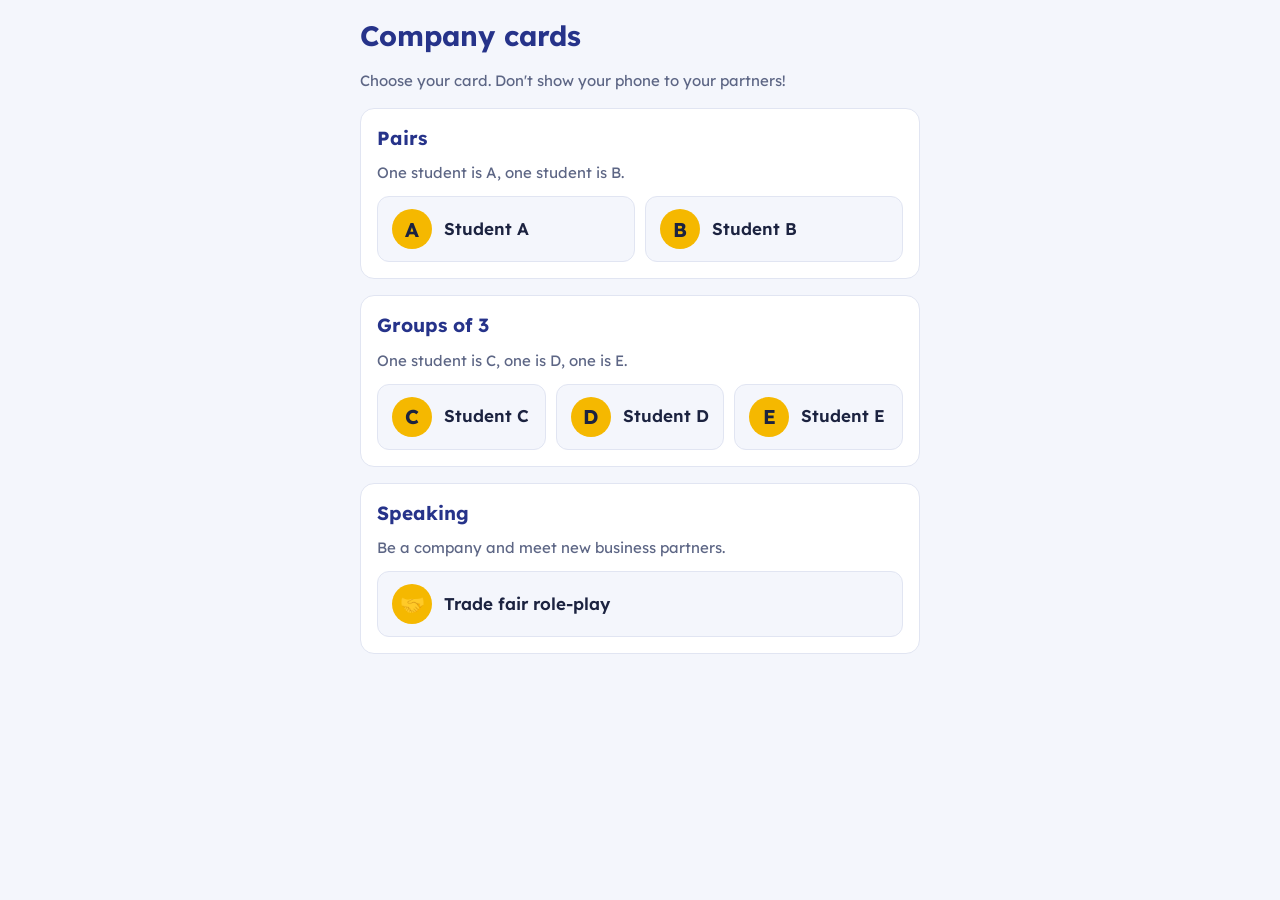
<file: company-cards/index.html>
<!doctype html>
<html lang="en">
<head>
<meta charset="utf-8">
<meta name="viewport" content="width=device-width, initial-scale=1">
<title>Company Cards</title>
<link rel="stylesheet" href="https://fonts.googleapis.com/css2?family=Lexend:wght@400;600;700&display=swap">
<style>
:root{--bg:#F4F6FC;--card:#FFFFFF;--ink:#1C2340;--muted:#5D6685;--navy:#26338A;--sun:#F5B800;--ask:#D7263D;--askbg:#FDECEE;--line:#E1E5F2;
--font:"Lexend",system-ui,-apple-system,"Segoe UI",sans-serif;color-scheme:light}
@media (prefers-color-scheme:dark){:root{--bg:#11152B;--card:#1B2142;--ink:#EEF0FA;--muted:#A3AAC8;--navy:#9FAEFF;--ask:#FF7A88;--askbg:#3A1E2A;--line:#2C3360;color-scheme:dark}}
body{margin:0;background:var(--bg);color:var(--ink);font-family:var(--font);font-size:16px;line-height:1.45}
main{max-width:560px;margin:0 auto;padding:20px 16px 32px;display:flex;flex-direction:column;gap:16px}
.top{display:flex;align-items:center;gap:14px}
.badge{flex:none;width:56px;height:56px;border-radius:50%;background:var(--sun);color:#1C2340;display:grid;place-items:center;font-weight:700;font-size:28px}
h1{margin:0;font-size:24px;line-height:1.15;color:var(--navy);text-wrap:balance}
.sub{margin:2px 0 0;color:var(--muted);font-size:15px}
.tip{margin:0;padding:12px 14px;border-radius:12px;background:var(--card);border:1px solid var(--line);font-size:15px}
.co{background:var(--card);border:1px solid var(--line);border-radius:14px;padding:14px 16px}
.co header{display:flex;justify-content:space-between;align-items:baseline;gap:10px;flex-wrap:wrap;margin-bottom:6px}
h2{margin:0;font-size:19px;color:var(--navy)}
.ctry{font-size:13px;color:var(--muted);letter-spacing:.04em;text-transform:uppercase}
dl{margin:0;display:flex;flex-direction:column}
.row{display:grid;grid-template-columns:7.2em 1fr;gap:10px;padding:8px 0;border-top:1px solid var(--line)}
dt{color:var(--muted);font-size:14px}
dd{margin:0;min-width:0;font-weight:600;font-variant-numeric:tabular-nums}
.ask dd{display:flex;flex-wrap:wrap;align-items:center;gap:6px;font-weight:400}
.chip{background:var(--askbg);color:var(--ask);font-weight:700;font-size:12px;letter-spacing:.06em;text-transform:uppercase;padding:2px 8px;border-radius:999px}
.q{font-style:italic;font-size:15px}
.foot{margin:0;color:var(--muted);font-size:14px;text-align:center}
.back{color:var(--navy);font-size:14px}

.set{background:var(--card);border:1px solid var(--line);border-radius:14px;padding:16px;display:flex;flex-direction:column;gap:8px}
.pick{display:grid;grid-template-columns:repeat(auto-fit,minmax(140px,1fr));gap:10px;margin-top:4px}
.pick a{display:flex;align-items:center;gap:12px;padding:12px 14px;border-radius:12px;background:var(--bg);border:1px solid var(--line);color:var(--ink);text-decoration:none;font-weight:600;font-size:17px}
.pick a:focus-visible{outline:3px solid var(--sun)}
.b{flex:none;width:40px;height:40px;border-radius:50%;background:var(--sun);color:#1C2340;display:grid;place-items:center;font-weight:700;font-size:20px}
h1{font-size:28px}
</style>
</head>
<body>
<main>
<h1>Company cards</h1>
<p class="sub">Choose your card. Don't show your phone to your partners!</p>
<section class="set"><h2>Pairs</h2><p class="sub">One student is A, one student is B.</p>
  <div class="pick"><a href="student-a.html"><span class="b">A</span>Student A</a><a href="student-b.html"><span class="b">B</span>Student B</a></div></section>
<section class="set"><h2>Groups of 3</h2><p class="sub">One student is C, one is D, one is E.</p>
  <div class="pick"><a href="student-c.html"><span class="b">C</span>Student C</a><a href="student-d.html"><span class="b">D</span>Student D</a><a href="student-e.html"><span class="b">E</span>Student E</a></div></section>
<section class="set"><h2>Speaking</h2><p class="sub">Be a company and meet new business partners.</p>
  <div class="pick"><a href="roleplay.html"><span class="b">&#129309;</span>Trade fair role-play</a></div></section>
</main>
</body>
</html>
</file>
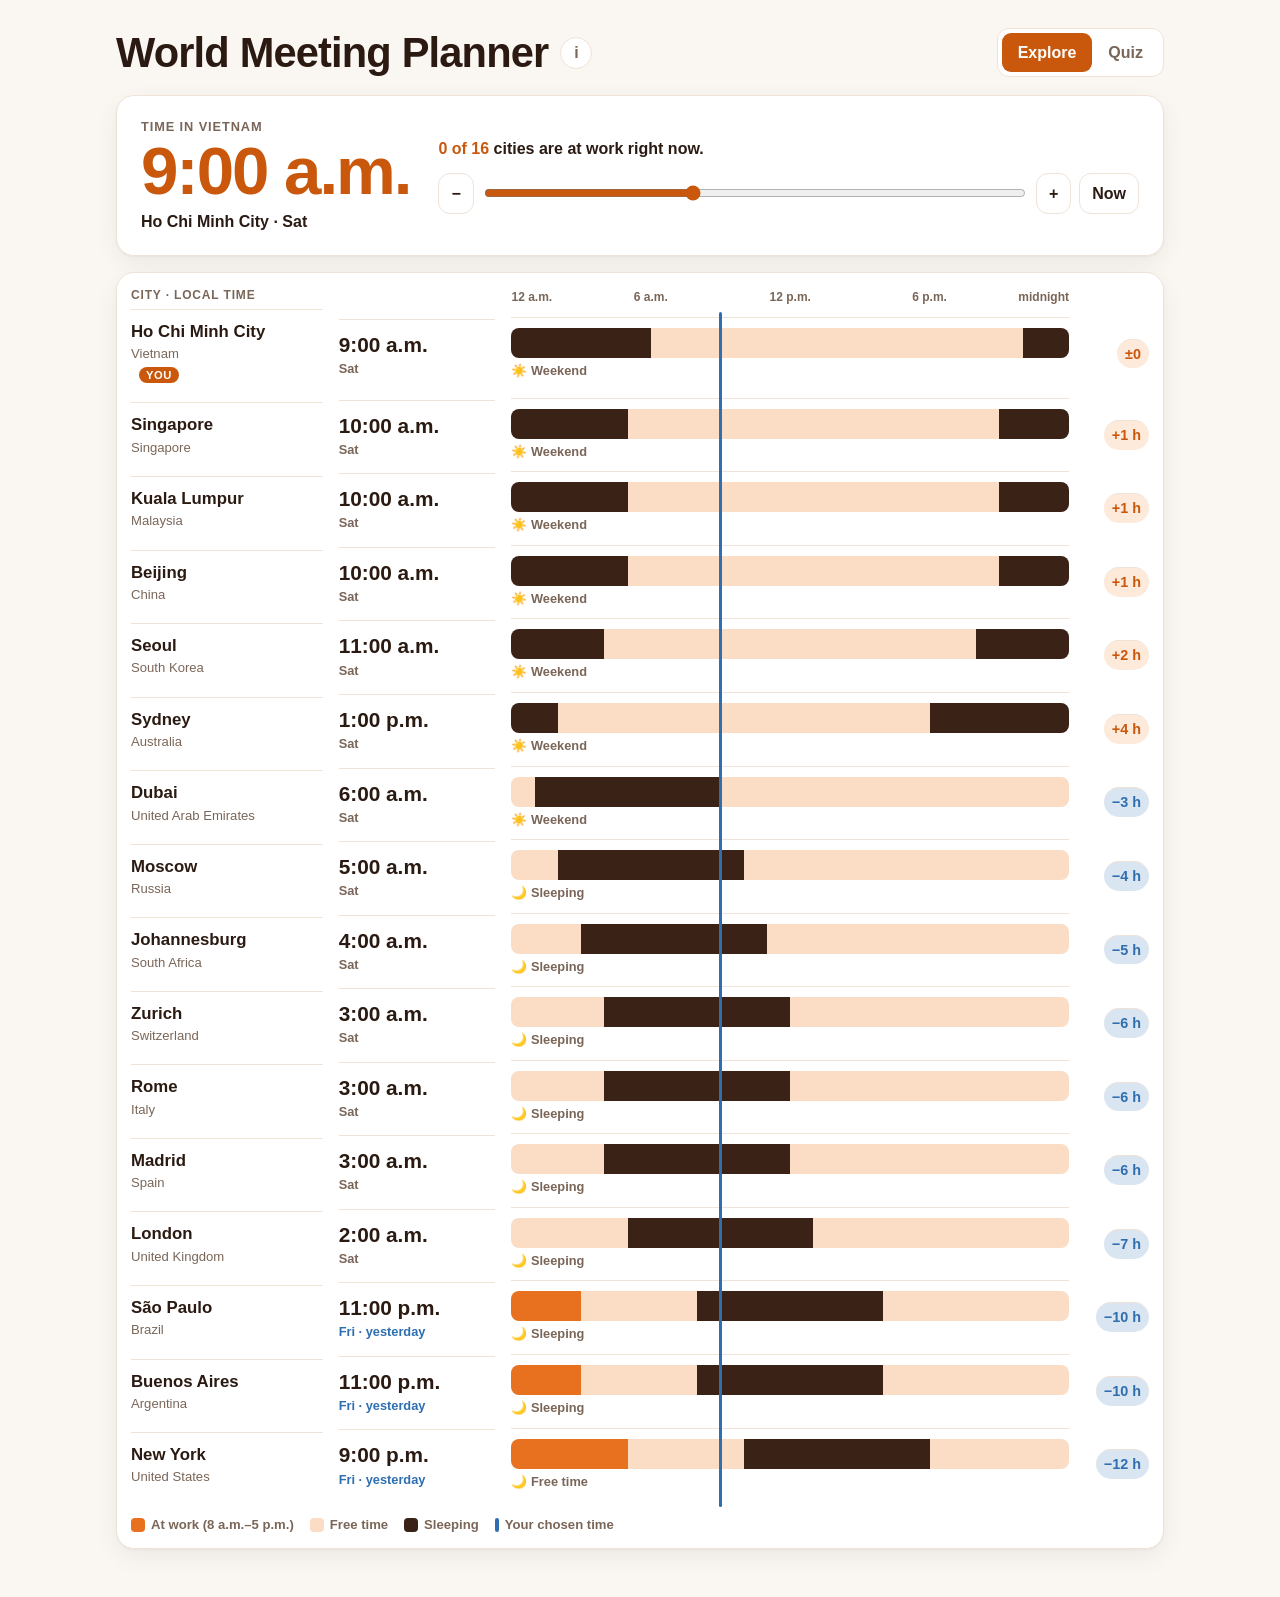
<file: meeting-planner/index.html>
<!doctype html>
<html lang="en">
<head>
<meta charset="utf-8">
<meta name="viewport" content="width=device-width, initial-scale=1, viewport-fit=cover">
<title>World Meeting Planner</title>
<link rel="manifest" href="manifest.webmanifest">
<meta name="theme-color" content="#e8711f">
<link rel="icon" type="image/png" href="icon-192.png">
<link rel="apple-touch-icon" href="apple-touch-icon.png">
<meta name="apple-mobile-web-app-capable" content="yes">
<meta name="apple-mobile-web-app-title" content="Meeting Planner">
<meta name="apple-mobile-web-app-status-bar-style" content="default">
<style>
/* Layout: one hero card with the Vietnam-time slider, then a city grid whose strips share one 24-hour axis */
:root{
  --bg:#faf6f2; --card:#ffffff; --ink:#2a1a12; --muted:#7a6658; --line:#efe3d8;
  --accent:#c9580c; --accent-soft:#fdeadb; --amber:#2f6fb0;
  --work:#e8711f; --awake:#fbdcc4; --night:#3a2216; --tipbg:#2a1a12; --tipink:#ffffff;
  --shadow:0 1px 2px rgba(0,0,0,.04),0 8px 24px rgba(0,0,0,.06);
}
@media (prefers-color-scheme: dark){
  :root:not([data-theme="light"]){
    --bg:#17110d; --card:#221913; --ink:#f7efe8; --muted:#b39d8d; --line:#3a2b20;
    --accent:#ff9a4d; --accent-soft:#3a2414; --amber:#7fb2ef;
    --work:#e8711f; --awake:#4a2e1c; --night:#0d0805; --tipbg:#f7efe8; --tipink:#17110d;
    --shadow:0 1px 2px rgba(0,0,0,.3),0 8px 24px rgba(0,0,0,.35); color-scheme:dark;
  }
}
:root[data-theme="dark"]{
  --bg:#17110d; --card:#221913; --ink:#f7efe8; --muted:#b39d8d; --line:#3a2b20;
  --accent:#ff9a4d; --accent-soft:#3a2414; --amber:#7fb2ef;
  --work:#e8711f; --awake:#4a2e1c; --night:#0d0805; --tipbg:#f7efe8; --tipink:#17110d;
  --shadow:0 1px 2px rgba(0,0,0,.3),0 8px 24px rgba(0,0,0,.35); color-scheme:dark;
}
*{box-sizing:border-box}
html,body{margin:0}
html{overflow-x:clip}
body{background:var(--bg); color:var(--ink); min-height:100vh; font-family:-apple-system,BlinkMacSystemFont,"Segoe UI",Roboto,Helvetica,Arial,sans-serif; line-height:1.45; -webkit-font-smoothing:antialiased}
.wrap{max-width:1080px; margin:0 auto; padding-block:28px 48px; padding-left:max(16px, env(safe-area-inset-left, 0px)); padding-right:max(16px, env(safe-area-inset-right, 0px))}
button{font:inherit; font-weight:600; cursor:pointer; border-radius:12px; padding:10px 16px; border:1px solid var(--line); background:var(--card); color:var(--ink); transition:background .15s, transform .08s}
button:hover{background:var(--accent-soft)}
button:active{transform:translateY(1px)}
button:focus-visible,input:focus-visible,[tabindex]:focus-visible{outline:3px solid var(--accent); outline-offset:2px}
.primary{background:var(--accent); border-color:var(--accent); color:#fff}
.primary:hover{background:var(--accent); opacity:.92}
[hidden]{display:none !important}

/* header */
.top{display:flex; justify-content:space-between; align-items:center; gap:14px; flex-wrap:wrap; margin-bottom:18px; position:relative}
.title{display:flex; align-items:center; gap:12px}
h1{font-size:clamp(1.8rem,4.5vw,2.6rem); letter-spacing:-.02em; margin:0; line-height:1.1; text-wrap:balance}
.info-btn{width:32px; height:32px; padding:0; border-radius:50%; color:var(--muted)}
.pop{position:absolute; top:calc(100% + 6px); left:0; width:min(400px,100%); z-index:30; background:var(--card); border:1px solid var(--line); border-radius:14px; box-shadow:var(--shadow); padding:16px 18px; font-size:.95rem; opacity:0; visibility:hidden; transform:translateY(4px); transition:opacity .15s, transform .15s, visibility .15s}
.info:hover .pop,.info:focus-within .pop{opacity:1; visibility:visible; transform:none}
.pop h3{margin:0 0 4px; font-size:.75rem; letter-spacing:.07em; text-transform:uppercase; color:var(--muted)}
.pop p{margin:0 0 12px} .pop p:last-child{margin:0}
.pop b{color:var(--accent)}
.seg{display:inline-flex; padding:4px; background:var(--card); border:1px solid var(--line); border-radius:12px}
.seg button{border:0; background:transparent; color:var(--muted); padding:8px 16px; border-radius:9px}
.seg button[aria-pressed="true"]{background:var(--accent); color:#fff}

/* hero */
.card{background:var(--card); border:1px solid var(--line); border-radius:18px; box-shadow:var(--shadow); padding:22px 24px}
.hero{display:grid; grid-template-columns:auto 1fr; gap:10px 28px; align-items:center; margin-bottom:16px}
.home .label{font-size:.8rem; font-weight:700; letter-spacing:.07em; text-transform:uppercase; color:var(--muted)}
.home .big{font-size:clamp(2.6rem,7vw,4.2rem); font-weight:800; letter-spacing:-.03em; line-height:1; color:var(--accent); font-variant-numeric:tabular-nums; white-space:nowrap}
.home .city{font-weight:600; margin-top:6px}
.controls{display:flex; flex-direction:column; gap:12px; min-width:0}
.summary{font-weight:600}
.summary b{color:var(--accent)}
.slide-row{display:flex; gap:8px; align-items:center}
.slide-row button{padding:8px 12px}
input[type=range]{flex:1; min-width:0; accent-color:var(--accent); height:28px; cursor:pointer}
.quiz{margin-bottom:16px; display:flex; justify-content:space-between; align-items:center; gap:14px; flex-wrap:wrap; border-color:var(--accent); background:var(--accent-soft)}
.quiz .q{font-size:clamp(1.15rem,2.6vw,1.5rem); font-weight:700; margin:0}
.quiz .q2{margin:4px 0 0; color:var(--muted); font-weight:600}
.quiz .q2 b{color:var(--ink)}
.quiz .btns{display:flex; gap:8px}

/* city grid */
.cities{padding:10px 14px 14px}
.grid{display:grid; grid-template-columns:minmax(150px,1.1fr) minmax(130px,.9fr) minmax(0,3.2fr) 64px; grid-auto-flow:row dense; column-gap:16px; align-items:center}
.row > .cname{grid-column:1} .row > .ctime{grid-column:2} .row > .strip-wrap{grid-column:3} .row > .diff{grid-column:4}
.axis{display:contents}
.axis .ticks{grid-column:3; position:relative; height:26px; font-size:.75rem; color:var(--muted); font-weight:600}
.axis .ticks span{position:absolute; top:6px; transform:translateX(-50%); font-variant-numeric:tabular-nums}
.axis .ticks span:first-child{transform:none} .axis .ticks span:last-child{transform:translateX(-100%)}
.axis .lbl{grid-column:1 / span 2; font-size:.75rem; font-weight:700; letter-spacing:.07em; text-transform:uppercase; color:var(--muted)}
.row{display:contents}
.row > *{padding:10px 0; border-top:1px solid var(--line)}
.row.target > *{background:var(--accent-soft)}
.row.target > .cname{border-radius:12px 0 0 12px; padding-left:10px}
.row.target > .diff{border-radius:0 12px 12px 0; padding-right:8px}
.cname{font-weight:700; font-size:1.05rem}
.cname small{display:block; font-weight:500; color:var(--muted); font-size:.82rem}
.row.home-row .cname::after{content:"You"; margin-left:8px; font-size:.7rem; font-weight:700; letter-spacing:.05em; text-transform:uppercase; background:var(--accent); color:#fff; padding:2px 7px; border-radius:999px; vertical-align:2px}
.ctime{font-size:1.3rem; font-weight:800; font-variant-numeric:tabular-nums; white-space:nowrap}
.ctime small{display:block; font-size:.8rem; font-weight:600; color:var(--muted)}
.ctime small.away{color:var(--amber)}
.strip-wrap{position:relative; cursor:pointer}
.strip{display:grid; grid-template-columns:repeat(48,1fr); height:30px; border-radius:8px; overflow:hidden}
.strip i{display:block}
.strip i.work{background:var(--work)} .strip i.awake{background:var(--awake)} .strip i.night{background:var(--night)}
.marker{position:absolute; top:-6px; bottom:-6px; width:3px; margin-left:-1.5px; background:var(--amber); border-radius:2px; pointer-events:none; transition:left .15s}
.status{display:block; font-size:.8rem; font-weight:600; color:var(--muted); margin-top:4px}
.diff{justify-self:end; font-weight:800; font-size:.9rem; padding:4px 8px; border-radius:999px; background:var(--accent-soft); color:var(--accent); font-variant-numeric:tabular-nums; white-space:nowrap}
.diff.behind{background:color-mix(in srgb, var(--amber) 18%, transparent); color:var(--amber)}
.legend{display:flex; gap:16px; flex-wrap:wrap; margin-top:14px; font-size:.82rem; color:var(--muted); font-weight:600}
.legend span{display:inline-flex; align-items:center; gap:6px}
.legend i{width:14px; height:14px; border-radius:4px; display:inline-block}

/* hover tips */
[data-tip]{position:relative}
[data-tip]::after{content:attr(data-tip); position:absolute; right:0; bottom:calc(100% + 8px); background:var(--tipbg); color:var(--tipink); font-size:.82rem; font-weight:500; padding:6px 10px; border-radius:8px; white-space:nowrap; pointer-events:none; opacity:0; transform:translateY(4px); transition:opacity .15s, transform .15s; z-index:20}
[data-tip]:hover::after,[data-tip]:focus-visible::after{opacity:1; transform:none}
[data-tip=""]::after{display:none}

@media (max-width:760px){
  .hero{grid-template-columns:1fr}
  .grid{grid-template-columns:1fr auto auto}
  .axis .lbl{grid-column:1 / -1}
  .axis .ticks{grid-column:1 / -1}
  .row > *{border-top:0; padding:4px 0}
  .row > .cname{border-top:1px solid var(--line); padding-top:12px}
  .row > .cname{grid-column:1} .row > .ctime{grid-column:2} .row > .diff{grid-column:3}
  .row > .ctime{border-top:1px solid var(--line); padding-top:12px; text-align:right}
  .row > .diff{border-top:1px solid var(--line); padding-top:4px; margin-top:12px; align-self:start}
  .row > .strip-wrap{grid-column:1 / -1; padding-bottom:12px}
  .grid{grid-auto-flow:row}
  .row.target > *{background:none}
  .row.target .cname{color:var(--accent)}
}
@media (prefers-reduced-motion:reduce){ .marker,.pop,[data-tip]::after{transition:none} }
</style>
</head>
<body>
<div class="wrap">
  <div class="top">
    <div class="title">
      <h1>World Meeting Planner</h1>
      <div class="info">
        <button class="info-btn" aria-label="How to use">i</button>
        <div class="pop" role="tooltip">
          <h3>How to use</h3>
          <p>Drag the slider to change the time in Vietnam. Every city changes too. <b>Green</b> means people are at work.</p>
          <h3>Say it</h3>
          <p>Seoul is 2 hours <b>ahead of</b> Vietnam.<br>London is 6 hours <b>behind</b> Vietnam.<br>Let's have a call at 9 a.m. <b>your time</b>.</p>
          <h3>Good to know</h3>
          <p>Some cities, like London, Madrid, New York and Sydney, change their clocks in summer and winter. This page always uses today's real times.</p>
          <h3>Keys</h3>
          <p>← → move 30 minutes · N new question · Space show answer</p>
        </div>
      </div>
    </div>
    <div class="seg" role="group" aria-label="Mode">
      <button id="mExplore" aria-pressed="true">Explore</button>
      <button id="mQuiz" aria-pressed="false">Quiz</button>
    </div>
  </div>

  <div class="card quiz" id="quiz" hidden>
    <div>
      <p class="q" id="qText"></p>
      <p class="q2" id="qText2">Is it a good time to call?</p>
    </div>
    <div class="btns">
      <button class="primary" id="reveal">Show answer</button>
      <button id="nextQ">New question</button>
    </div>
  </div>

  <div class="card hero">
    <div class="home">
      <div class="label">Time in Vietnam</div>
      <div class="big" id="homeTime">9:00 a.m.</div>
      <div class="city" id="homeDay">Ho Chi Minh City</div>
    </div>
    <div class="controls">
      <div class="summary" id="summary"></div>
      <div class="slide-row">
        <button id="back" aria-label="30 minutes earlier">−</button>
        <input type="range" id="t" min="0" max="1410" step="30" value="540" aria-label="Time in Vietnam">
        <button id="fwd" aria-label="30 minutes later">+</button>
        <button id="now">Now</button>
      </div>
    </div>
  </div>

  <div class="card cities">
    <div class="grid" id="grid">
      <div class="axis">
        <div class="lbl">City · local time</div>
        <div class="ticks" id="ticks"></div>
        <div></div>
      </div>
    </div>
    <div class="legend">
      <span><i style="background:var(--work)"></i>At work (8 a.m.–5 p.m.)</span>
      <span><i style="background:var(--awake)"></i>Free time</span>
      <span><i style="background:var(--night)"></i>Sleeping</span>
      <span><i style="background:var(--amber); width:4px"></i>Your chosen time</span>
    </div>
  </div>
</div>

<script>
const CITIES = [
  {name:"Ho Chi Minh City", country:"Vietnam",        tz:"Asia/Ho_Chi_Minh", home:true},
  {name:"Singapore",        country:"Singapore",      tz:"Asia/Singapore"},
  {name:"Kuala Lumpur",     country:"Malaysia",       tz:"Asia/Kuala_Lumpur"},
  {name:"Beijing",          country:"China",          tz:"Asia/Shanghai"},
  {name:"Seoul",            country:"South Korea",    tz:"Asia/Seoul"},
  {name:"Sydney",           country:"Australia",      tz:"Australia/Sydney"},
  {name:"Dubai",            country:"United Arab Emirates", tz:"Asia/Dubai"},
  {name:"Moscow",           country:"Russia",         tz:"Europe/Moscow"},
  {name:"Johannesburg",     country:"South Africa",   tz:"Africa/Johannesburg"},
  {name:"Zurich",           country:"Switzerland",    tz:"Europe/Zurich"},
  {name:"Rome",             country:"Italy",          tz:"Europe/Rome"},
  {name:"Madrid",           country:"Spain",          tz:"Europe/Madrid"},
  {name:"London",           country:"United Kingdom", tz:"Europe/London"},
  {name:"São Paulo",        country:"Brazil",         tz:"America/Sao_Paulo"},
  {name:"Buenos Aires",     country:"Argentina",      tz:"America/Argentina/Buenos_Aires"},
  {name:"New York",         country:"United States",  tz:"America/New_York"}
];
const VN_OFFSET = 7 * 60; // Vietnam has no summer time: always UTC+7

const $ = s => document.querySelector(s);
const fmts = {};
function parts(ms, tz){
  const f = fmts[tz] || (fmts[tz] = new Intl.DateTimeFormat("en-GB", {timeZone:tz, year:"numeric", month:"2-digit", day:"2-digit", hour:"2-digit", minute:"2-digit", hourCycle:"h23", weekday:"short"}));
  const o = {}; f.formatToParts(new Date(ms)).forEach(p => o[p.type] = p.value);
  const y=+o.year, m=+o.month, d=+o.day, h=+o.hour % 24, mi=+o.minute;
  return {y, m, d, h, mi, wd:o.weekday, asUTC: Date.UTC(y, m-1, d, h, mi)};
}
function fmt12(h, m){
  const ap = h < 12 ? "a.m." : "p.m."; const hh = h % 12 === 0 ? 12 : h % 12;
  return `${hh}:${String(m).padStart(2,"0")} ${ap}`;
}
function kind(h){ return (h >= 8 && h < 17) ? "work" : (h >= 6 && h < 22) ? "awake" : "night"; }
const WEEKEND = ["Sat","Sun"];

/* today's date in Vietnam → midnight Vietnam as a UTC instant */
const nowVN = parts(Date.now(), "Asia/Ho_Chi_Minh");
const base = Date.UTC(nowVN.y, nowVN.m-1, nowVN.d) - VN_OFFSET * 60000;
const instantAt = t => base + t * 60000;

/* axis */
[0,6,12,18,24].forEach(h => { const s = document.createElement("span"); s.style.left = (h/24*100) + "%"; s.textContent = h === 24 ? "midnight" : fmt12(h,0).replace(":00",""); $("#ticks").append(s); });

/* rows */
const grid = $("#grid");
CITIES.forEach((c, i) => {
  const row = document.createElement("div"); row.className = "row" + (c.home ? " home-row" : ""); row.dataset.i = i;
  row.innerHTML = `<div class="cname"></div><div class="ctime"><span class="tt"></span><small></small></div>
    <div class="diff" tabindex="0"></div>
    <div class="strip-wrap"><div class="strip"></div><div class="marker"></div><span class="status"></span></div>`;
  row.querySelector(".cname").append(document.createTextNode(c.name));
  const sm = document.createElement("small"); sm.textContent = c.country; row.querySelector(".cname").append(sm);
  const strip = row.querySelector(".strip");
  for (let k = 0; k < 48; k++){ const p = parts(instantAt(k*30), c.tz); const cell = document.createElement("i"); cell.className = WEEKEND.includes(p.wd) && kind(p.h) === "work" ? "awake" : kind(p.h); strip.append(cell); }
  row.querySelector(".strip-wrap").addEventListener("click", e => {
    const r = strip.getBoundingClientRect(); const x = Math.max(0, Math.min(.999, (e.clientX - r.left) / r.width));
    setT(Math.floor(x * 48) * 30);
  });
  c.el = row; grid.append(row);
});

/* state */
let t = 540, mode = "explore", quiz = null, revealed = false;

function render(){
  $("#t").value = t;
  const ms = instantAt(t);
  const home = parts(ms, "Asia/Ho_Chi_Minh");
  $("#homeTime").textContent = fmt12(home.h, home.mi);
  $("#homeDay").textContent = `Ho Chi Minh City · ${home.wd}`;
  let atWork = 0;
  CITIES.forEach((c, i) => {
    const p = parts(ms, c.tz), row = c.el;
    const diffMin = (p.asUTC - ms) / 60000 - VN_OFFSET;
    const dayDiff = Math.round((Date.UTC(p.y,p.m-1,p.d) - Date.UTC(home.y,home.m-1,home.d)) / 864e5);
    const weekend = WEEKEND.includes(p.wd);
    const k = weekend && kind(p.h) === "work" ? "awake" : kind(p.h);
    if (k === "work") atWork++;
    const hide = mode === "quiz" && !revealed && !c.home;
    row.querySelector(".tt").textContent = hide ? "?" : fmt12(p.h, p.mi);
    const small = row.querySelector(".ctime small");
    small.textContent = hide ? "" : (dayDiff === 1 ? `${p.wd} · tomorrow` : dayDiff === -1 ? `${p.wd} · yesterday` : p.wd);
    small.className = dayDiff ? "away" : "";
    const icon = (p.h >= 6 && p.h < 18) ? "☀️" : "🌙";
    row.querySelector(".status").textContent = hide ? "" : `${icon} ${k === "work" ? "At work" : k === "awake" ? (weekend ? "Weekend" : "Free time") : "Sleeping"}`;
    row.querySelector(".marker").style.left = (t / 1440 * 100) + "%";
    const d = row.querySelector(".diff");
    const hrs = Math.abs(diffMin) / 60, hTxt = Number.isInteger(hrs) ? hrs : hrs.toFixed(1);
    if (c.home){ d.textContent = "±0"; d.className = "diff"; d.dataset.tip = "This is you"; }
    else if (hide){ d.textContent = "?"; d.className = "diff"; d.dataset.tip = ""; }
    else {
      d.textContent = diffMin === 0 ? "±0" : (diffMin > 0 ? "+" : "−") + hTxt + " h";
      d.className = "diff" + (diffMin < 0 ? " behind" : "");
      d.dataset.tip = diffMin === 0 ? `${c.name} has the same time as Vietnam` : `${c.name} is ${hTxt} hour${hrs === 1 ? "" : "s"} ${diffMin > 0 ? "ahead of" : "behind"} Vietnam`;
    }
    row.classList.toggle("target", mode === "quiz" && quiz && quiz.i === i);
  });
  $("#summary").innerHTML = mode === "quiz" && !revealed
    ? "Work it out, then press <b>Show answer</b>."
    : `<b>${atWork} of ${CITIES.length}</b> cities are at work right now.`;
  if (mode === "quiz" && quiz){
    const c = CITIES[quiz.i], p = parts(ms, c.tz);
    $("#qText").textContent = revealed ? `It's ${fmt12(p.h, p.mi)} in ${c.name}.` : `It's ${fmt12(home.h, home.mi)} in Ho Chi Minh City. What time is it in ${c.name}?`;
    const k = WEEKEND.includes(p.wd) && kind(p.h) === "work" ? "awake" : kind(p.h);
    $("#qText2").innerHTML = revealed
      ? (k === "work" ? "<b>Yes!</b> They are at work. Good time to call." : k === "awake" ? "<b>Not really.</b> They are not at work." : "<b>No!</b> They are sleeping.")
      : "Is it a good time to call?";
    $("#reveal").textContent = revealed ? "Hide answer" : "Show answer";
  }
}
function setT(v){ t = Math.max(0, Math.min(1410, v)); render(); }

function newQuestion(){
  const others = CITIES.map((_, i) => i).filter(i => !CITIES[i].home);
  let i; do { i = others[Math.floor(Math.random() * others.length)]; } while (quiz && others.length > 1 && i === quiz.i);
  quiz = {i}; revealed = false;
  t = (7 + Math.floor(Math.random() * 15)) * 60; // 7 a.m. to 9 p.m. Vietnam time, on the hour
  render();
}
function setMode(m){
  mode = m;
  $("#mExplore").setAttribute("aria-pressed", m === "explore");
  $("#mQuiz").setAttribute("aria-pressed", m === "quiz");
  $("#quiz").hidden = m !== "quiz";
  if (m === "quiz") newQuestion(); else { quiz = null; revealed = false; render(); }
}

$("#t").addEventListener("input", e => setT(+e.target.value));
$("#back").onclick = () => setT(t - 30);
$("#fwd").onclick = () => setT(t + 30);
$("#now").onclick = () => { const p = parts(Date.now(), "Asia/Ho_Chi_Minh"); setT(p.h * 60 + (p.mi >= 30 ? 30 : 0)); };
$("#mExplore").onclick = () => setMode("explore");
$("#mQuiz").onclick = () => setMode("quiz");
$("#reveal").onclick = () => { revealed = !revealed; render(); };
$("#nextQ").onclick = newQuestion;
document.addEventListener("keydown", e => {
  if (e.target.tagName === "INPUT") return;
  const k = e.key.toLowerCase();
  if (k === "arrowright"){ e.preventDefault(); setT(t + 30); }
  else if (k === "arrowleft"){ e.preventDefault(); setT(t - 30); }
  else if (k === "n" && mode === "quiz"){ newQuestion(); }
  else if (k === " " && mode === "quiz"){ e.preventDefault(); revealed = !revealed; render(); }
});

render();

if ("serviceWorker" in navigator && location.protocol === "https:") {
  window.addEventListener("load", () => { navigator.serviceWorker.register("sw.js").catch(() => {}); });
}
</script>
</body>
</html>
</file>
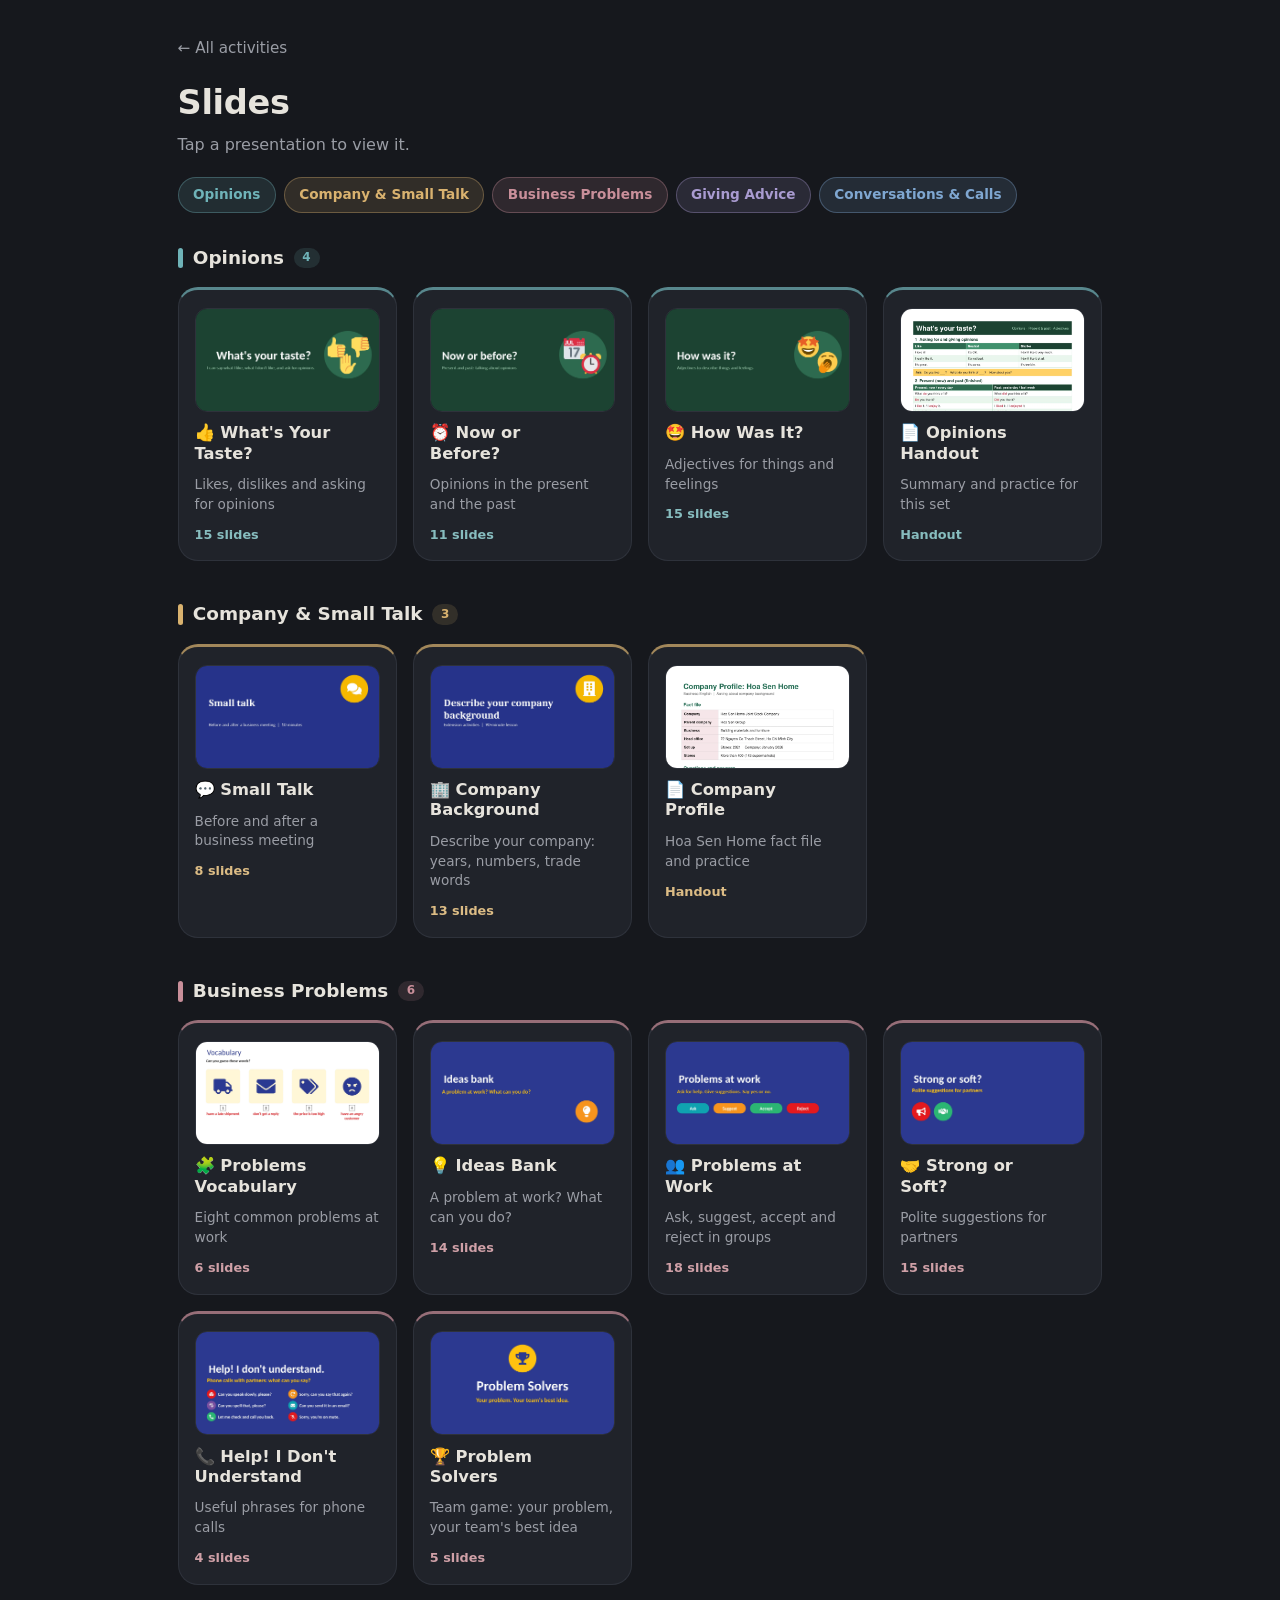
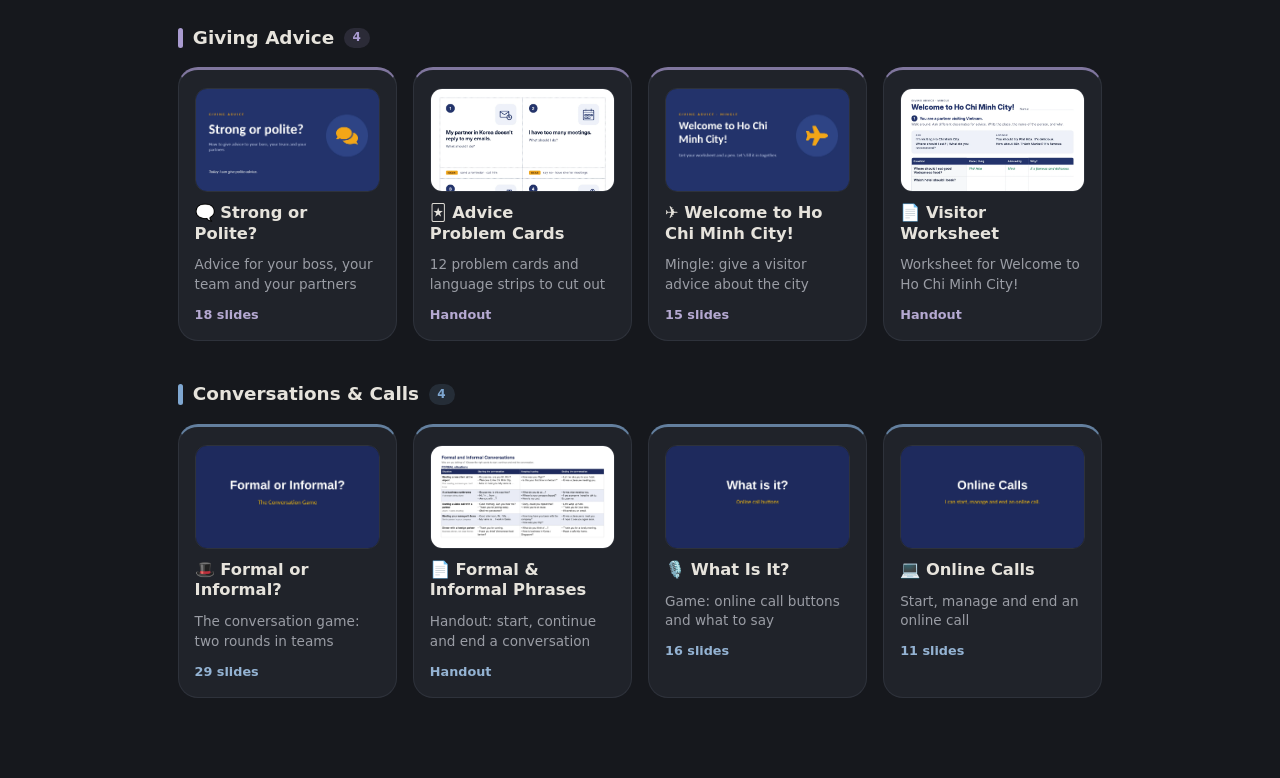
<file: slides/index.html>
<!DOCTYPE html>
<html lang="en">
<head>
<meta charset="UTF-8">
<meta name="viewport" content="width=device-width, initial-scale=1, viewport-fit=cover">
<meta name="theme-color" content="#16181d">
<title>Slides · Business English Activities</title>
<link rel="icon" href="../favicon.svg" type="image/svg+xml">
<link rel="icon" href="../favicon.png" type="image/png">
<link rel="apple-touch-icon" href="../favicon.png">
<link rel="stylesheet" href="../style.css">
<link rel="stylesheet" href="slides.css">
</head>
<body>
<div class="wrap">
  <a class="back-link" href="../">← All activities</a>
  <header>
    <div>
      <h1>Slides</h1>
      <p>Tap a presentation to view it.</p>
    </div>
  </header>
  <nav class="set-nav" id="setNav" aria-label="Topics"></nav>
  <main id="sets"></main>
</div>
<script src="decks.js"></script>
<script>
  const card = d => `
    <div class="tile">
      <a class="tile-link" href="viewer.html?deck=${d.id}">
        <span class="thumb"><img src="${d.id}/01.webp" alt="" loading="lazy" draggable="false"></span>
        <h2>${d.icon} ${d.title}</h2>
        <p>${d.desc}</p>
        <small class="count">${d.type === 'doc' ? 'Handout' : d.count + ' slides'}</small>
      </a>
    </div>`;
  const used = SETS.filter(s => DECKS.some(d => d.set === s.id));
  document.getElementById('setNav').innerHTML = used.map(s =>
    `<a class="set-chip ${s.color}" href="#set-${s.id}">${s.name}</a>`).join('');
  document.getElementById('sets').innerHTML = used.map(s => {
    const decks = DECKS.filter(d => d.set === s.id);
    return `
    <section class="set ${s.color}" id="set-${s.id}">
      <h2 class="set-head"><span class="set-bar"></span>${s.name}<small>${decks.length}</small></h2>
      <div class="grid">${decks.map(card).join('')}</div>
    </section>`;
  }).join('');
  document.addEventListener('contextmenu', e => { if (e.target.tagName === 'IMG') e.preventDefault(); });
</script>
</body>
</html>
</file>
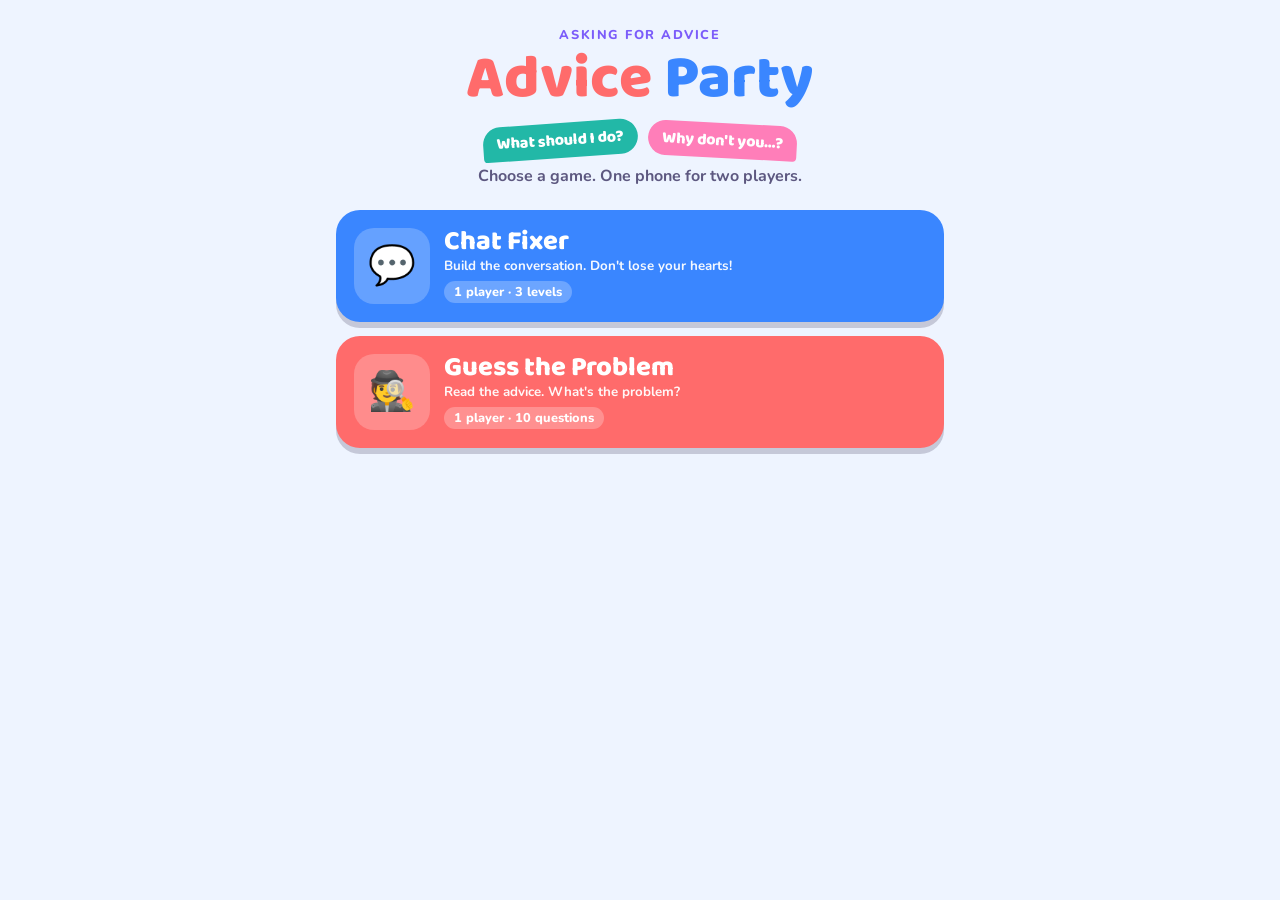
<file: activities/asking_advice.html>
<!doctype html>
<html lang="en">
<head>
<meta charset="utf-8">
<meta name="viewport" content="width=device-width, initial-scale=1, viewport-fit=cover">
<title>Advice Party</title>
<link rel="stylesheet" href="https://fonts.googleapis.com/css2?family=Baloo+2:wght@600;700;800&family=Nunito:wght@500;700;800&display=swap">
<style>
/* Layout: phone-first game screens (home, chat fixer, guess the problem). One committed bright look in both themes. */
:root{
  --bg:#eef4ff; --surface:#ffffff; --ink:#1f1a3d; --muted:#5d5880; --line:#dcd9f0;
  --coral:#ff6b6b; --sun:#ffc93c; --teal:#22b8a7; --grape:#7b5cfa; --pink:#ff7eb9; --sky:#3a86ff;
  --good:#16a34a; --bad:#e5484d;
  --display:"Baloo 2","Trebuchet MS",system-ui,sans-serif;
  --body:"Nunito","Segoe UI",system-ui,sans-serif;
  color-scheme:light;
}
*{box-sizing:border-box}
[hidden]{display:none!important}
html,body{background:var(--bg)}
body{margin:0;color:var(--ink);font-family:var(--body);font-size:16px;line-height:1.45;overflow-x:hidden}
.wrap{max-width:640px;margin:0 auto;padding-block:16px 40px;
  padding-left:max(16px,env(safe-area-inset-left,0px));padding-right:max(16px,env(safe-area-inset-right,0px))}
button{font-family:var(--body);cursor:pointer}
button:focus-visible,input:focus-visible{outline:3px solid var(--grape);outline-offset:2px}
.big{font:800 1.15rem var(--body);border:0;border-radius:18px;padding:16px 22px;color:#fff;background:var(--grape);
  box-shadow:0 5px 0 rgba(31,26,61,.25);transition:transform .08s}
.big:active{transform:translateY(3px);box-shadow:0 2px 0 rgba(31,26,61,.25)}
.big.sun{background:var(--sun);color:var(--ink)} .big.coral{background:var(--coral)} .big.teal{background:var(--teal)}
.big:disabled{opacity:.45;cursor:default}
.ghost{font:700 .95rem var(--body);border:2px solid var(--line);background:var(--surface);color:var(--muted);border-radius:14px;padding:10px 16px}
.top{display:flex;align-items:center;justify-content:space-between;gap:10px;margin-bottom:14px}
.back{font:800 .95rem var(--body);border:0;background:var(--surface);color:var(--ink);border-radius:999px;padding:8px 14px;box-shadow:0 2px 0 var(--line)}
h1,h2{font-family:var(--display);line-height:1;margin:0}
.title{text-align:center;padding:10px 0 4px}
.title .kick{font-weight:800;color:var(--grape);letter-spacing:.12em;text-transform:uppercase;font-size:.8rem}
.title h1{font-size:clamp(2.6rem,12vw,3.8rem);font-weight:800;margin-top:4px}
.title h1 span:nth-child(1){color:var(--coral)} .title h1 span:nth-child(2){color:var(--sky)}
.title p{color:var(--muted);margin:6px 0 0;font-weight:700}
.bubbles{display:flex;justify-content:center;gap:10px;margin:14px 0 4px}
.bubbles i{font-style:normal;font-family:var(--display);font-weight:800;color:#fff;padding:6px 14px;border-radius:18px 18px 18px 4px;font-size:1rem}
.bubbles i:nth-child(1){background:var(--teal);transform:rotate(-4deg)}
.bubbles i:nth-child(2){background:var(--pink);transform:rotate(3deg);border-radius:18px 18px 4px 18px}
.modes{display:grid;gap:14px;margin-top:18px}
.mode{display:grid;grid-template-columns:76px minmax(0,1fr);gap:14px;align-items:center;text-align:left;border:0;border-radius:24px;padding:18px;color:#fff;
  box-shadow:0 6px 0 rgba(31,26,61,.2)}
.mode:active{transform:translateY(3px)}
.mode.m1{background:var(--sky)} .mode.m2{background:var(--coral)}
.mode .ico{width:76px;height:76px;border-radius:20px;background:rgba(255,255,255,.22);display:grid;place-items:center;font-size:2.4rem}
.mode h2{font-size:1.7rem;font-weight:800}
.mode p{margin:2px 0 0;font-weight:700;opacity:.95}
.mode small{display:inline-block;margin-top:6px;background:rgba(255,255,255,.25);border-radius:999px;padding:2px 10px;font-weight:800;font-size:.8rem}
/* order game */
.hud{display:flex;gap:8px;align-items:center}
.pill{background:var(--surface);border-radius:999px;padding:6px 12px;font-weight:800;box-shadow:0 2px 0 var(--line);font-variant-numeric:tabular-nums}
.hearts{letter-spacing:2px;font-size:1.1rem}
.scene{background:var(--surface);border-radius:22px;padding:14px;box-shadow:0 4px 0 var(--line);margin-bottom:14px}
.scene h2{font-size:1.35rem;font-weight:800;color:var(--grape)}
.scene p{margin:2px 0 0;color:var(--muted);font-weight:700}
.chat{display:flex;flex-direction:column;gap:8px;min-height:60px;margin-bottom:14px}
.msg{max-width:85%;padding:10px 14px;border-radius:20px;font-weight:700;animation:pop .28s ease-out}
.msg b{display:block;font-size:.78rem;letter-spacing:.06em;text-transform:uppercase;opacity:.85}
.msg.l{align-self:flex-start;background:var(--sky);color:#fff;border-bottom-left-radius:6px}
.msg.r{align-self:flex-end;background:var(--sun);color:var(--ink);border-bottom-right-radius:6px}
.hint{text-align:center;color:var(--muted);font-weight:800;margin:4px 0 10px}
.choices{display:flex;flex-direction:column;gap:8px}
.choice{display:grid;grid-template-columns:auto minmax(0,1fr);gap:10px;align-items:center;text-align:left;font:700 1rem var(--body);
  border:2px solid var(--line);background:var(--surface);color:var(--ink);border-radius:16px;padding:12px 14px}
.choice .who{font:800 .78rem var(--body);letter-spacing:.06em;text-transform:uppercase;color:#fff;border-radius:999px;padding:3px 9px}
.choice.shake{animation:shake .4s;border-color:var(--bad);background:#fff0f0}
@keyframes pop{0%{transform:scale(.6);opacity:0}80%{transform:scale(1.05)}100%{transform:scale(1);opacity:1}}
@keyframes shake{0%,100%{transform:translateX(0)}20%,60%{transform:translateX(-8px)}40%,80%{transform:translateX(8px)}}
.panel{background:var(--surface);border-radius:26px;padding:24px 18px;text-align:center;box-shadow:0 5px 0 var(--line);animation:pop .35s ease-out}
.panel h2{font-size:2.2rem;font-weight:800}
.stars{font-size:3rem;letter-spacing:6px;margin:6px 0}
.stars .off{filter:grayscale(1);opacity:.3}
.panel p{color:var(--muted);font-weight:700;margin:4px 0 16px}
.btns{display:flex;flex-wrap:wrap;gap:10px;justify-content:center}
.levels{display:grid;gap:10px}
.level{display:grid;grid-template-columns:52px minmax(0,1fr) auto;gap:12px;align-items:center;text-align:left;border:0;border-radius:20px;padding:14px;background:var(--surface);color:var(--ink);box-shadow:0 4px 0 var(--line)}
.level .n{width:52px;height:52px;border-radius:16px;display:grid;place-items:center;font:800 1.5rem var(--display);color:#fff}
.level h3{margin:0;font-family:var(--display);font-size:1.25rem}
.level p{margin:0;color:var(--muted);font-weight:700;font-size:.92rem}
.level .got{font-size:1.1rem;letter-spacing:1px;white-space:nowrap}
/* shared */
.center{display:flex;justify-content:center;gap:10px;flex-wrap:wrap}
.float{position:fixed;left:50%;top:40%;transform:translate(-50%,-50%);font:800 3rem var(--display);color:var(--good);pointer-events:none;animation:rise 1s ease-out forwards;z-index:30;text-shadow:0 3px 0 #fff}
@keyframes rise{0%{opacity:0;transform:translate(-50%,-30%) scale(.6)}20%{opacity:1;transform:translate(-50%,-50%) scale(1.15)}100%{opacity:0;transform:translate(-50%,-120%) scale(1)}}
.qbar{height:10px;background:var(--surface);border-radius:99px;overflow:hidden;margin-bottom:14px;box-shadow:inset 0 0 0 2px var(--line)}
.qbar i{display:block;height:100%;width:0;background:linear-gradient(90deg,var(--coral),var(--sun),var(--teal));border-radius:99px;transition:width .4s}
.qhead{display:flex;justify-content:space-between;align-items:center;font:800 1.1rem var(--display);margin-bottom:8px}
.streak{color:var(--coral)}
.friend{display:flex;align-items:center;gap:8px;color:var(--muted);font-weight:800;margin-bottom:8px}
.friend .av{width:38px;height:38px;border-radius:50%;background:var(--sun);display:grid;place-items:center;font-size:1.3rem}
.ghost small{font-weight:700;opacity:.8}
.choice.right{border-color:var(--good);background:#e9f9ef}
.choice.dim{opacity:.45}
.choice:disabled{cursor:default}
.fb{border-radius:18px;padding:12px 14px;margin-top:12px;font-weight:800;animation:pop .3s}
.fb.ok{background:#e9f9ef;color:#13612f} .fb.no{background:#fff0f0;color:#9b1c1f}
.fb .sayit{display:block;font-weight:700;color:var(--ink);margin-top:4px}
#confetti{position:fixed;inset:0;pointer-events:none;z-index:40}
@media (prefers-reduced-motion:reduce){*{animation:none!important;transition:none!important}}
</style>
</head>
<body>
<canvas id="confetti" aria-hidden="true"></canvas>
<div class="wrap">

  <!-- HOME -->
  <section id="home">
    <div class="title">
      <div class="kick">Asking for advice</div>
      <h1><span>Advice</span> <span>Party</span></h1>
      <div class="bubbles"><i>What should I do?</i><i>Why don't you…?</i></div>
      <p>Choose a game. One phone for two players.</p>
    </div>
    <div class="modes">
      <button class="mode m1" data-go="levels"><span class="ico">💬</span><span><h2>Chat Fixer</h2><p>Build the conversation. Don't lose your hearts!</p><small>1 player · 3 levels</small></span></button>
      <button class="mode m2" data-go="guess"><span class="ico">🕵️</span><span><h2>Guess the Problem</h2><p>Read the advice. What's the problem?</p><small>1 player · 10 questions</small></span></button>
    </div>
  </section>

  <!-- LEVELS -->
  <section id="levels" hidden>
    <div class="top"><button class="back" data-go="home">← Home</button><span class="pill">Chat Fixer</span></div>
    <div class="levels" id="levelList"></div>
  </section>

  <!-- ORDER GAME -->
  <section id="order" hidden>
    <div class="top"><button class="back" data-go="levels">← Levels</button>
      <div class="hud"><span class="pill hearts" id="hearts"></span><span class="pill" id="timer">0:00</span></div></div>
    <div class="scene"><h2 id="sceneTitle"></h2><p id="sceneSub"></p></div>
    <div class="chat" id="chat"></div>
    <div id="playArea">
      <div class="hint">What comes next? Tap it!</div>
      <div class="choices" id="choices"></div>
    </div>
    <div id="orderEnd"></div>
  </section>

  <!-- GUESS GAME -->
  <section id="guess" hidden>
    <div class="top"><button class="back" data-go="home">← Home</button>
      <div class="hud"><span class="pill hearts" id="gHearts"></span><span class="pill" id="gScore">0</span></div></div>
    <div class="qbar"><i id="gBar"></i></div>
    <div id="gPlay">
      <div class="qhead"><span id="gNum"></span><span class="streak" id="gStreak"></span></div>
      <div class="friend"><span class="av">🧑‍💼</span><span>Your friend gives you advice…</span></div>
      <div class="chat" id="gChat"></div>
      <div class="center" style="margin-bottom:12px"><button class="ghost" id="gClue">💡 Another clue <small>(fewer points)</small></button></div>
      <div class="hint">What was your problem?</div>
      <div class="choices" id="gChoices"></div>
      <div id="gFb"></div>
    </div>
    <div id="gEnd"></div>
  </section>
</div>

<script>
/* ---------- data ---------- */
const LEVELS = [
  {title:"Emails from Korea", sub:"Huy asks Lan for advice.", a:"Huy", b:"Lan", lines:[
    ["Huy","Hi Lan. Can I ask your advice?"],["Lan","Sure. What's the problem?"],
    ["Huy","My partner in Korea doesn't reply to my emails."],["Lan","Oh no. How long?"],
    ["Huy","One week. What should I do?"],["Lan","Maybe you could call him."],
    ["Huy","Hmm, I'm not sure. His English isn't very good."],["Lan","Why don't you send a short email with one question?"],
    ["Huy","Good idea. Thanks, Lan!"],["Lan","No problem."]]},
  {title:"The late shipment", sub:"Mai asks Tuấn for advice.", a:"Mai", b:"Tuấn", lines:[
    ["Mai","Hi Tuấn. Can I ask your advice?"],["Tuấn","Sure. What's the problem?"],
    ["Mai","The shipment to Singapore is late."],["Tuấn","Oh no. How late?"],
    ["Mai","Three days. What should I do?"],["Tuấn","Why don't you call the customer?"],
    ["Mai","OK, I'll try that. What should I say?"],["Tuấn","Maybe you could say sorry and give a new date."],
    ["Mai","Good idea. Thanks, Tuấn!"],["Tuấn","No problem."]]},
  {title:"Video call with Sydney", sub:"Long asks Thu for advice.", a:"Long", b:"Thu", lines:[
    ["Long","Hi Thu. Can I ask your advice?"],["Thu","Of course. What's wrong?"],
    ["Long","I have a video call with Sydney tomorrow."],["Thu","Great! What time?"],
    ["Long","Nine a.m. Is that OK?"],["Thu","Yes. It's one p.m. in Sydney. That's fine."],
    ["Long","Should I wear a suit?"],["Thu","I don't think so. How about a nice shirt?"],
    ["Long","Good idea. Thanks, Thu!"],["Thu","You're welcome."]]},
];
const PROBLEMS = [
  "My partner in Korea doesn't reply to my emails.","I have too many meetings.",
  "I don't understand my Australian partner on the phone.","The shipment is late.",
  "I'm always tired after business trips.","My Chinese partner wants a lower price.",
  "I have a video call with Sydney, but I don't know the time there.","My computer is very slow.",
  "I forget my partners' names.","My Singapore partner is visiting next week.",
  "I'm late for work every day.","My English emails are too long.",
  "My boss is always angry.","I can't find a hotel in Seoul.",
  "My British partner wants a meeting on Sunday.","I have a presentation in English tomorrow.",
];
const COLORS = ["#ff6b6b","#ffc93c","#22b8a7","#7b5cfa","#ff7eb9","#3a86ff"];
const shuf=a=>{a=[...a];for(let i=a.length-1;i>0;i--){const j=Math.floor(Math.random()*(i+1));[a[i],a[j]]=[a[j],a[i]]}return a};
const $=id=>document.getElementById(id);
const esc=s=>String(s).replace(/&/g,'&amp;').replace(/</g,'&lt;').replace(/>/g,'&gt;').replace(/"/g,'&quot;');
let best={}; try{best=JSON.parse(localStorage.getItem('advice-party-stars')||'{}')}catch(e){}

/* ---------- navigation ---------- */
const SCREENS=['home','levels','order','guess'];
function show(id){SCREENS.forEach(s=>$(s).hidden=s!==id);if(id==='guess')startGuess();window.scrollTo(0,0);if(id==='levels')renderLevels();if(id!=='order')stopTimer()}
document.querySelectorAll('[data-go]').forEach(b=>b.onclick=()=>show(b.dataset.go));

/* ---------- confetti ---------- */
const cv=$('confetti'),cx=cv.getContext('2d');let parts=[],raf=null;
function confetti(n=140){
  if(matchMedia('(prefers-reduced-motion: reduce)').matches)return;
  cv.width=innerWidth;cv.height=innerHeight;
  for(let i=0;i<n;i++)parts.push({x:Math.random()*cv.width,y:-20-Math.random()*cv.height*.4,vx:(Math.random()-.5)*3,vy:2+Math.random()*3.5,r:Math.random()*6.28,vr:(Math.random()-.5)*.25,s:6+Math.random()*7,c:COLORS[i%6]});
  if(!raf)tick();
}
function tick(){
  cx.clearRect(0,0,cv.width,cv.height);
  parts.forEach(p=>{p.x+=p.vx;p.y+=p.vy;p.vy+=.04;p.r+=p.vr;cx.save();cx.translate(p.x,p.y);cx.rotate(p.r);cx.fillStyle=p.c;cx.fillRect(-p.s/2,-p.s/4,p.s,p.s/2);cx.restore()});
  parts=parts.filter(p=>p.y<cv.height+30);
  raf=parts.length?requestAnimationFrame(tick):(cx.clearRect(0,0,cv.width,cv.height),null);
}
function floatText(t,color){const d=document.createElement('div');d.className='float';d.textContent=t;if(color)d.style.color=color;document.body.appendChild(d);setTimeout(()=>d.remove(),1000)}

/* ---------- Chat Fixer ---------- */
const LCOL=['var(--sky)','var(--coral)','var(--teal)'];
function starStr(n){return [0,1,2].map(i=>i<n?'⭐':'<span class="off">⭐</span>').join('')}
function renderLevels(){
  $('levelList').innerHTML=LEVELS.map((L,i)=>`<button class="level" data-l="${i}"><span class="n" style="background:${LCOL[i]}">${i+1}</span>
    <span><h3>${esc(L.title)}</h3><p>${esc(L.sub)}</p></span><span class="got">${starStr(best[i]||0)}</span></button>`).join('');
  $('levelList').querySelectorAll('.level').forEach(b=>b.onclick=()=>startLevel(+b.dataset.l));
}
let G={},timerId=null;
function stopTimer(){clearInterval(timerId);timerId=null}
function startLevel(li){
  const L=LEVELS[li];
  G={li,L,step:0,hearts:3,mistakes:0,t0:Date.now()};
  $('sceneTitle').textContent=`Level ${li+1}: ${L.title}`;$('sceneSub').textContent=L.sub;
  $('chat').innerHTML='';$('orderEnd').innerHTML='';$('playArea').hidden=false;
  show('order');stopTimer();
  timerId=setInterval(()=>{const s=Math.floor((Date.now()-G.t0)/1000);$('timer').textContent=`${Math.floor(s/60)}:${String(s%60).padStart(2,'0')}`},250);
  $('timer').textContent='0:00';
  renderOrder();
}
function renderOrder(){
  const L=G.L;
  $('hearts').innerHTML='❤️'.repeat(G.hearts)+'<span style="opacity:.25">❤️</span>'.repeat(3-G.hearts);
  const left=L.lines.map((_,i)=>i).slice(G.step);
  // show up to 4 options: the correct next line + random others still left
  const opts=shuf([G.step,...shuf(left.filter(i=>i!==G.step)).slice(0,3)]);
  $('choices').innerHTML=opts.map(i=>{const [w,t]=L.lines[i];return `<button class="choice" data-i="${i}"><span class="who" style="background:${w===L.a?'var(--sky)':'var(--sun)'};color:${w===L.a?'#fff':'var(--ink)'}">${esc(w)}</span><span>${esc(t)}</span></button>`}).join('');
  $('choices').querySelectorAll('.choice').forEach(b=>b.onclick=()=>pick(b,+b.dataset.i));
}
function pick(btn,i){
  const L=G.L;
  if(i===G.step){
    const [w,t]=L.lines[i];
    const m=document.createElement('div');m.className='msg '+(w===L.a?'l':'r');m.innerHTML=`<b>${esc(w)}</b>${esc(t)}`;$('chat').appendChild(m);
    G.step++;
    if(G.step>=L.lines.length)return finishLevel(true);
    renderOrder();
    m.scrollIntoView({block:'nearest',behavior:'smooth'});
  }else{
    G.hearts--;G.mistakes++;
    btn.classList.remove('shake');void btn.offsetWidth;btn.classList.add('shake');
    $('hearts').innerHTML='❤️'.repeat(G.hearts)+'<span style="opacity:.25">❤️</span>'.repeat(3-G.hearts);
    if(G.hearts<=0)setTimeout(()=>finishLevel(false),450);
  }
}
function finishLevel(win){
  stopTimer();$('playArea').hidden=true;
  const s=Math.floor((Date.now()-G.t0)/1000), time=`${Math.floor(s/60)}:${String(s%60).padStart(2,'0')}`;
  const stars=win?3-G.mistakes:0;
  if(win&&stars>(best[G.li]||0)){best[G.li]=stars;try{localStorage.setItem('advice-party-stars',JSON.stringify(best))}catch(e){}}
  const more=G.li<LEVELS.length-1;
  $('orderEnd').innerHTML=win
    ? `<div class="panel"><h2 style="color:var(--teal)">${stars===3?'Perfect!':'Well done!'}</h2><div class="stars">${starStr(stars)}</div>
       <p>Time: ${time}. Now read the conversation with your partner!</p>
       <div class="btns"><button class="big sun" id="again">Play again</button>${more?'<button class="big" id="nextL">Next level →</button>':'<button class="big coral" data-go2="guess">Guess the Problem →</button>'}</div></div>`
    : `<div class="panel"><h2 style="color:var(--coral)">Oh no!</h2><div class="stars">💔</div><p>No more hearts. Try again!</p>
       <div class="btns"><button class="big coral" id="again">Try again</button></div></div>`;
  $('again').onclick=()=>startLevel(G.li);
  if($('nextL'))$('nextL').onclick=()=>startLevel(G.li+1);
  document.querySelectorAll('[data-go2]').forEach(b=>b.onclick=()=>show(b.dataset.go2));
  if(win)confetti(stars===3?180:90);
  $('orderEnd').scrollIntoView({behavior:'smooth',block:'center'});
}

/* ---------- Guess the Problem ---------- */
const ADVICE = {
  "My partner in Korea doesn't reply to my emails.":["Maybe you could call him.","Why don't you send a short email with one question?"],
  "I have too many meetings.":["Why don't you say no to some meetings?","How about shorter meetings?"],
  "I don't understand my Australian partner on the phone.":["Maybe you could ask him to speak slowly.","Why don't you send an email after the call?"],
  "The shipment is late.":["Why don't you call the supplier?","Maybe you could tell the customer the new date."],
  "I'm always tired after business trips.":["You should sleep more on the plane.","How about a day off after the trip?"],
  "My Chinese partner wants a lower price.":["Maybe you could explain the quality.","How about a small discount?"],
  "I have a video call with Sydney, but I don't know the time there.":["Why don't you check a world clock?","Maybe you could ask your partner in Australia."],
  "My computer is very slow.":["Why don't you restart it?","Maybe you could call IT."],
  "I forget my partners' names.":["Why don't you write them down?","Maybe you could keep their business cards."],
  "My Singapore partner is visiting next week.":["Maybe you could book a hotel for him.","How about dinner in District 1?"],
  "I'm late for work every day.":["Why don't you leave home earlier?","Maybe you could go to bed early."],
  "My English emails are too long.":["How about short sentences?","Maybe you could use bullet points."],
  "My boss is always angry.":["Maybe you could ask him what's wrong.","Why don't you finish your work early?"],
  "I can't find a hotel in Seoul.":["Why don't you ask your Korean partner?","How about a hotel near the office?"],
  "My British partner wants a meeting on Sunday.":["Maybe you could ask for Monday.","Why don't you tell him Sunday is your family day?"],
  "I have a presentation in English tomorrow.":["Why don't you practise tonight?","Maybe you could practise with a friend."],
};
const KEYS=Object.keys(ADVICE), NQ=10;
let Q={};
function hearts(n){return '❤️'.repeat(n)+'<span style="opacity:.25">❤️</span>'.repeat(3-n)}
function startGuess(){
  Q={list:shuf(KEYS).slice(0,NQ),i:0,score:0,hearts:3,streak:0,right:0};
  $('gEnd').innerHTML='';$('gPlay').hidden=false;nextQ();
}
function nextQ(){
  if(Q.i>=NQ||Q.hearts<=0)return endGuess();
  const prob=Q.list[Q.i];Q.clue=false;Q.done=false;
  $('gNum').textContent=`Question ${Q.i+1} / ${NQ}`;
  $('gStreak').textContent=Q.streak>=2?`🔥 ${Q.streak} in a row!`:'';
  $('gBar').style.width=(Q.i/NQ*100)+'%';
  $('gHearts').innerHTML=hearts(Q.hearts);$('gScore').textContent='⭐ '+Q.score;
  $('gChat').innerHTML=bubble(ADVICE[prob][0]);
  $('gClue').hidden=false;$('gClue').onclick=()=>{if(Q.done)return;Q.clue=true;$('gChat').insertAdjacentHTML('beforeend',bubble(ADVICE[prob][1]));$('gClue').hidden=true};
  const opts=shuf([prob,...shuf(KEYS.filter(k=>k!==prob)).slice(0,2)]);
  $('gChoices').innerHTML=opts.map(o=>`<button class="choice" data-p="${esc(o)}"><span class="who" style="background:var(--grape)">Me</span><span>${esc(o)}</span></button>`).join('');
  $('gChoices').querySelectorAll('.choice').forEach(b=>b.onclick=()=>answer(b,prob));
  $('gFb').innerHTML='';
}
function bubble(t){return `<div class="msg r"><b>Friend</b>${esc(t)}</div>`}
function answer(btn,prob){
  if(Q.done)return;
  const ok=btn.dataset.p===prob;
  if(ok){
    Q.done=true;Q.right++;Q.streak++;
    const pts=(Q.clue?1:2)+(Q.streak>=3?1:0);Q.score+=pts;
    floatText('+'+pts+' ⭐');if(Q.streak===3||Q.streak===6)confetti(80);
    $('gChoices').querySelectorAll('.choice').forEach(b=>{b.disabled=true;b.classList.add(b===btn?'right':'dim')});
    $('gClue').hidden=true;
    $('gFb').innerHTML=`<div class="fb ok">Yes! ${Q.streak>=3?'🔥 Streak bonus!':''}<span class="sayit">Now say it out loud: "${esc(prob)} What should I do?"</span></div>
      <div class="center" style="margin-top:12px"><button class="big" id="gNext">${Q.i+1>=NQ?'See my score':'Next →'}</button></div>`;
    $('gNext').onclick=()=>{Q.i++;nextQ()};
  }else{
    Q.hearts--;Q.streak=0;$('gStreak').textContent='';
    btn.disabled=true;btn.classList.remove('shake');void btn.offsetWidth;btn.classList.add('shake');
    $('gHearts').innerHTML=hearts(Q.hearts);
    if(Q.hearts<=0){Q.done=true;setTimeout(endGuess,500);return}
    $('gFb').innerHTML=`<div class="fb no">Not this one. Try again!</div>`;
  }
}
function endGuess(){
  $('gPlay').hidden=true;$('gBar').style.width='100%';
  const lost=Q.hearts<=0, stars=lost?0:Q.right>=10?3:Q.right>=8?2:1;
  if(stars>(best.guess||0)){best.guess=stars;try{localStorage.setItem('advice-party-stars',JSON.stringify(best))}catch(e){}}
  $('gEnd').innerHTML=lost
    ? `<div class="panel"><h2 style="color:var(--coral)">Oh no!</h2><div class="stars">💔</div><p>No more hearts. You got ${Q.right} right. Try again!</p><div class="btns"><button class="big coral" id="gAgain">Try again</button></div></div>`
    : `<div class="panel"><h2 style="color:var(--teal)">${stars===3?'Detective!':'Well done!'}</h2><div class="stars">${starStr(stars)}</div>
       <p>${Q.right} / ${NQ} correct · ⭐ ${Q.score} points</p><div class="btns"><button class="big sun" id="gAgain">Play again</button><button class="big" data-go4="home">Home</button></div></div>`;
  $('gAgain').onclick=startGuess;
  document.querySelectorAll('[data-go4]').forEach(b=>b.onclick=()=>show('home'));
  if(!lost)confetti(stars===3?200:100);
}
</script>
</body>
</html>
</file>
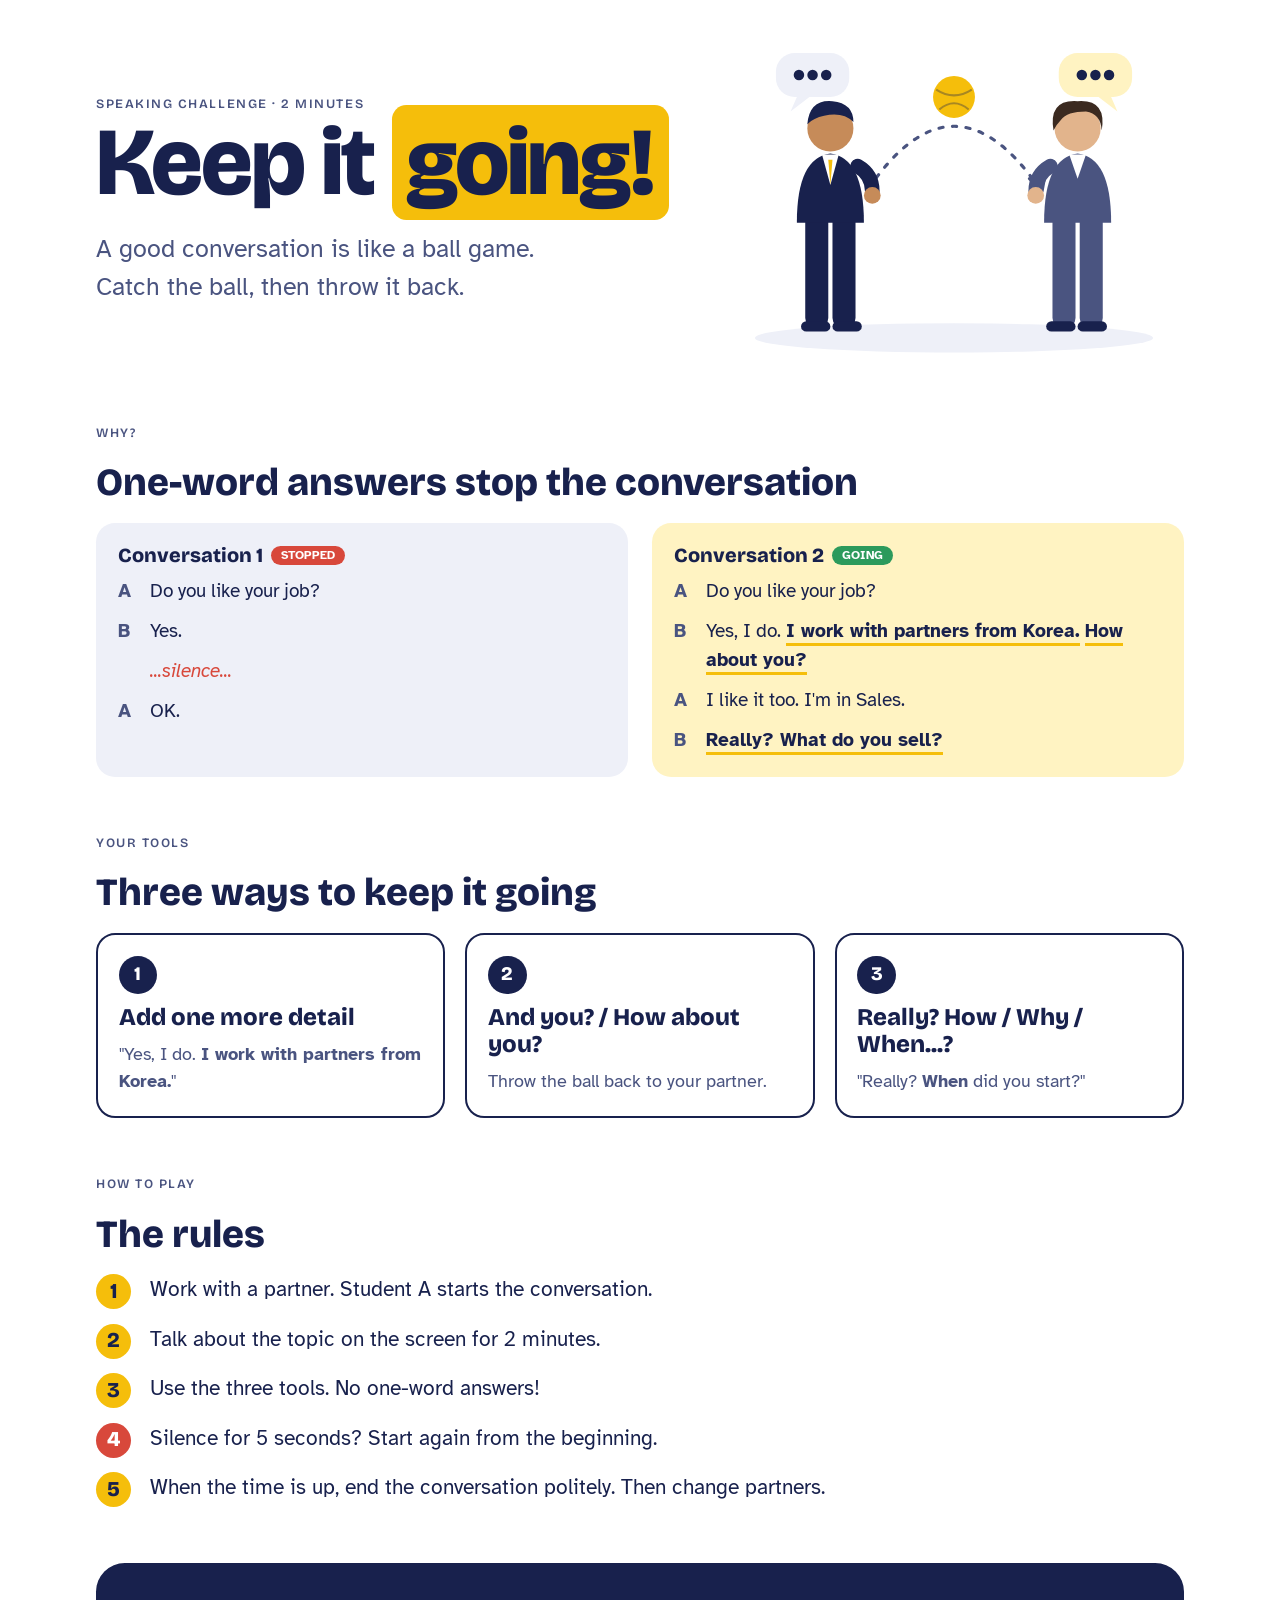
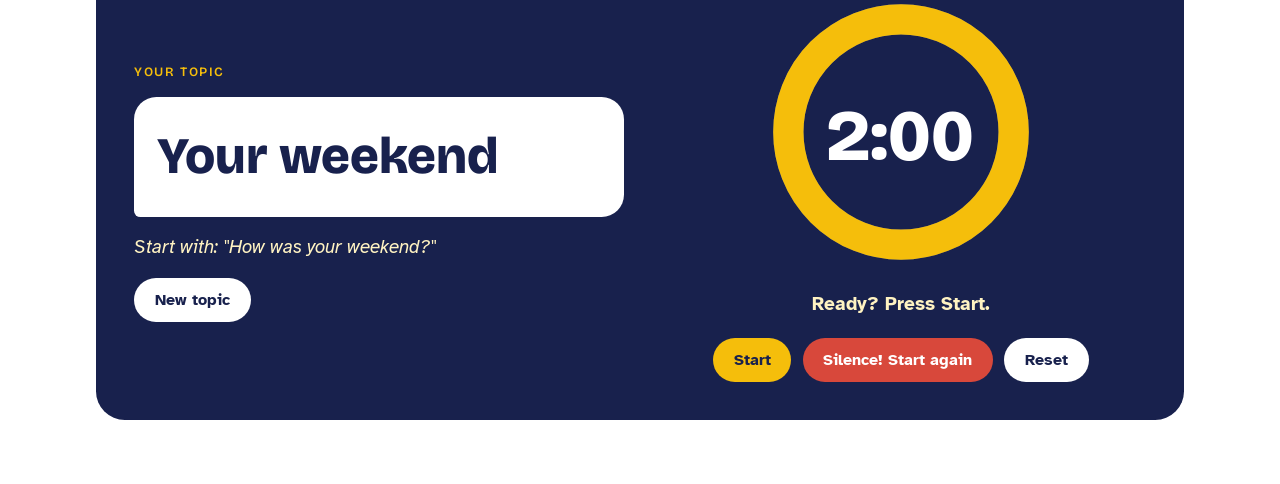
<file: activities/keep_it_going.html>
<!doctype html>
<html lang="en">
<head>
<meta charset="utf-8">
<meta name="viewport" content="width=device-width, initial-scale=1">
<style>body{margin:0}[hidden]{display:none!important}img{max-width:100%}</style>
<title>Keep It Going</title>
<meta name="claude:viewport-fit-sides" content="cover">
<link rel="preconnect" href="https://fonts.googleapis.com">
<link rel="preconnect" href="https://fonts.gstatic.com" crossorigin>
<link rel="stylesheet" href="https://fonts.googleapis.com/css2?family=Bricolage+Grotesque:opsz,wght@12..96,600;12..96,800&family=Atkinson+Hyperlegible:ital,wght@0,400;0,700;1,400&display=swap">
<style>
/* Layout: a projected classroom page. Speech-bubble motif; teach top to bottom, then play in the timer zone. Single light look for projectors. */
:root {
  --ink: #18214D;
  --ink-soft: #4A5480;
  --paper: #FFFFFF;
  --mist: #EEF0F8;
  --sun: #F5BE0B;
  --sun-soft: #FFF3C2;
  --stop: #D8483B;
  --go: #2C9A5C;
  --display: "Bricolage Grotesque", "Arial Black", Arial, sans-serif;
  --body: "Atkinson Hyperlegible", Verdana, Arial, sans-serif;
  color-scheme: light;
}
* { box-sizing: border-box; }
body {
  background: var(--paper);
  color: var(--ink);
  font-family: var(--body);
  font-size: clamp(17px, 1.5vw, 21px);
  line-height: 1.5;
}
.wrap {
  max-width: 1120px;
  margin: 0 auto;
  padding-left: max(16px, env(safe-area-inset-left, 0px));
  padding-right: max(16px, env(safe-area-inset-right, 0px));
  padding-block: 2rem 4rem;
  display: grid;
  gap: 3.5rem;
}
h1, h2, h3 { font-family: var(--display); text-wrap: balance; margin: 0; line-height: 1.05; }
h2 { font-size: clamp(1.7rem, 3.2vw, 2.4rem); font-weight: 800; }
h3 { font-size: 1.25rem; font-weight: 800; }
p { margin: 0; }
.eyebrow {
  font-family: var(--display); font-weight: 600; text-transform: uppercase;
  letter-spacing: 0.12em; font-size: 0.8rem; color: var(--ink-soft);
}
section { display: grid; gap: 1.25rem; }

/* Hero */
.hero { display: grid; grid-template-columns: 1.3fr 1fr; gap: 2rem; align-items: center; }
.hero h1 { font-size: clamp(3rem, 8vw, 6rem); font-weight: 800; letter-spacing: -0.02em; }
.hero h1 span { background: var(--sun); padding: 0 0.15em; border-radius: 0.15em; }
.hero .lede { font-size: 1.3em; color: var(--ink-soft); max-width: 30ch; margin-top: 1rem; }
.art { width: 100%; max-width: 440px; height: auto; justify-self: center; }
.bubble {
  position: relative; padding: 0.8rem 1.1rem; border-radius: 1.2rem;
  font-weight: 700; font-size: 1.1em; max-width: 85%;
}
.bubble.a { background: var(--mist); justify-self: start; border-bottom-left-radius: 0.3rem; }
.bubble.b { background: var(--sun-soft); justify-self: end; border-bottom-right-radius: 0.3rem; }
.bubble .who { display: block; font-size: 0.7em; font-weight: 400; color: var(--ink-soft); }

/* Dead vs alive */
.compare { display: grid; grid-template-columns: 1fr 1fr; gap: 1.5rem; }
.convo { border-radius: 1.2rem; padding: 1.4rem; display: grid; gap: 0.7rem; align-content: start; }
.convo.dead { background: var(--mist); }
.convo.alive { background: var(--sun-soft); }
.convo h3 { display: flex; align-items: center; gap: 0.5rem; }
.tag { font-family: var(--body); font-size: 0.75rem; font-weight: 700; padding: 0.2rem 0.6rem; border-radius: 99px; color: var(--paper); }
.dead .tag { background: var(--stop); }
.alive .tag { background: var(--go); }
.line { display: grid; grid-template-columns: 1.6rem 1fr; gap: 0.4rem; }
.line b { color: var(--ink-soft); }
.silence { font-style: italic; color: var(--stop); }
mark { background: transparent; color: inherit; border-bottom: 3px solid var(--sun); font-weight: 700; }

/* Tools */
.tools { display: grid; grid-template-columns: repeat(3, 1fr); gap: 1.25rem; }
.tool { border: 2px solid var(--ink); border-radius: 1.2rem; padding: 1.3rem; display: grid; gap: 0.6rem; align-content: start; }
.tool .num {
  width: 2.4rem; height: 2.4rem; border-radius: 50%; background: var(--ink); color: var(--paper);
  display: grid; place-items: center; font-family: var(--display); font-weight: 800;
}
.tool .say { font-family: var(--display); font-weight: 800; font-size: 1.5rem; line-height: 1.15; }
.tool .ex { color: var(--ink-soft); font-size: 0.95em; }

/* Rules */
.rules { list-style: none; padding: 0; margin: 0; display: grid; gap: 0.9rem; counter-reset: r; }
.rules li { display: grid; grid-template-columns: 2.6rem 1fr; gap: 0.8rem; align-items: start; counter-increment: r; font-size: 1.1em; }
.rules li::before {
  content: counter(r); width: 2.2rem; height: 2.2rem; border-radius: 50%;
  background: var(--sun); display: grid; place-items: center; font-family: var(--display); font-weight: 800;
}
.rules .warn::before { background: var(--stop); color: var(--paper); }

/* Play zone */
.play { background: var(--ink); color: var(--paper); border-radius: 1.8rem; padding: clamp(1.25rem, 3vw, 2.5rem); display: grid; grid-template-columns: 1fr 1fr; gap: 2rem; align-items: center; }
.play .eyebrow { color: var(--sun); }
.topic-box { display: grid; gap: 1rem; min-width: 0; }
.topic {
  font-family: var(--display); font-weight: 800; font-size: clamp(2rem, 4.5vw, 3.2rem); line-height: 1.05;
  background: var(--paper); color: var(--ink); padding: 1.2rem 1.4rem; border-radius: 1.4rem; border-bottom-left-radius: 0.4rem;
  min-height: 7.5rem; display: flex; align-items: center;
}
.starter { color: var(--sun-soft); font-style: italic; }
.timer { display: grid; justify-items: center; gap: 1.2rem; }
.ring { position: relative; width: min(260px, 70vw); aspect-ratio: 1; max-width: 100%; }
.ring svg { width: 100%; height: 100%; transform: rotate(-90deg); }
.ring circle { fill: none; stroke-width: 14; }
.ring .track { stroke: var(--ink-soft); }
.ring .bar { stroke: var(--sun); stroke-linecap: round; transition: stroke-dashoffset 0.25s linear, stroke 0.3s; }
.ring.done .bar { stroke: var(--go); }
.time {
  position: absolute; inset: 0; display: grid; place-items: center;
  font-family: var(--display); font-weight: 800; font-size: clamp(3rem, 7vw, 4.5rem);
  font-variant-numeric: tabular-nums;
}
.status { font-weight: 700; min-height: 1.5em; text-align: center; color: var(--sun-soft); }
.btns { display: flex; flex-wrap: wrap; gap: 0.7rem; justify-content: center; }
button {
  font: 700 1rem var(--body); border: 0; border-radius: 99px; padding: 0.75rem 1.3rem; cursor: pointer;
  background: var(--paper); color: var(--ink);
}
button.primary { background: var(--sun); }
button.danger { background: var(--stop); color: var(--paper); }
button:hover { filter: brightness(0.94); }
button:focus-visible { outline: 3px solid var(--sun); outline-offset: 3px; }

@media (max-width: 760px) {
  .hero, .compare, .play { grid-template-columns: 1fr; }
  .tools { grid-template-columns: 1fr; }
}
@media (prefers-reduced-motion: reduce) { .ring .bar { transition: none; } }
</style>
</head>
<body>

<main class="wrap">
  <header class="hero">
    <div>
      <p class="eyebrow">Speaking challenge · 2 minutes</p>
      <h1>Keep it <span>going!</span></h1>
      <p class="lede">A good conversation is like a ball game. Catch the ball, then throw it back.</p>
    </div>
    <svg class="art" viewBox="0 0 420 320" role="img" aria-label="Two business people talking and throwing a ball to each other">
      <ellipse cx="210" cy="292" rx="190" ry="14" fill="#EEF0F8"/>
      <path d="M128 150 Q210 30 292 150" fill="none" stroke="#4A5480" stroke-width="3" stroke-dasharray="4 9" stroke-linecap="round"/>
      <path d="M282 140 l12 12 l3 -16" fill="none" stroke="#4A5480" stroke-width="3" stroke-linecap="round" stroke-linejoin="round"/>
      <circle cx="210" cy="62" r="20" fill="#F5BE0B"/>
      <path d="M193 55 Q210 66 227 55 M196 74 Q210 62 224 74" fill="none" stroke="#18214D" stroke-width="2" opacity=".35"/>
      <!-- left person -->
      <rect x="40" y="20" width="70" height="42" rx="18" fill="#EEF0F8"/>
      <path d="M60 62 l-6 14 l18 -14z" fill="#EEF0F8"/>
      <circle cx="62" cy="41" r="5" fill="#18214D"/><circle cx="75" cy="41" r="5" fill="#18214D"/><circle cx="88" cy="41" r="5" fill="#18214D"/>
      <rect x="68" y="170" width="22" height="112" rx="9" fill="#18214D"/>
      <rect x="94" y="170" width="22" height="112" rx="9" fill="#18214D"/>
      <path d="M60 182 Q60 120 92 116 Q124 120 124 182z" fill="#18214D"/>
      <path d="M84 117 L92 146 L100 117z" fill="#FFFFFF"/>
      <path d="M90 122 L92 146 L94 122z" fill="#F5BE0B"/>
      <path d="M118 128 Q132 136 132 152" fill="none" stroke="#18214D" stroke-width="14" stroke-linecap="round"/>
      <circle cx="132" cy="156" r="8" fill="#C68B59"/>
      <circle cx="92" cy="92" r="22" fill="#C68B59"/>
      <path d="M70 88 Q72 64 94 66 Q114 68 114 86 Q104 76 86 80 Q76 82 70 88z" fill="#18214D"/>
      <rect x="64" y="276" width="28" height="10" rx="5" fill="#18214D"/><rect x="94" y="276" width="28" height="10" rx="5" fill="#18214D"/>
      <!-- right person -->
      <rect x="310" y="20" width="70" height="42" rx="18" fill="#FFF3C2"/>
      <path d="M360 62 l6 14 l-18 -14z" fill="#FFF3C2"/>
      <circle cx="332" cy="41" r="5" fill="#18214D"/><circle cx="345" cy="41" r="5" fill="#18214D"/><circle cx="358" cy="41" r="5" fill="#18214D"/>
      <rect x="304" y="170" width="22" height="112" rx="9" fill="#4A5480"/>
      <rect x="330" y="170" width="22" height="112" rx="9" fill="#4A5480"/>
      <path d="M296 182 Q296 120 328 116 Q360 120 360 182z" fill="#4A5480"/>
      <path d="M320 117 L328 140 L336 117z" fill="#FFFFFF"/>
      <path d="M302 128 Q288 136 288 152" fill="none" stroke="#4A5480" stroke-width="14" stroke-linecap="round"/>
      <circle cx="288" cy="156" r="8" fill="#E2B48C"/>
      <circle cx="328" cy="92" r="22" fill="#E2B48C"/>
      <path d="M305 94 Q300 64 328 66 Q356 64 351 94 Q350 78 336 76 Q318 76 312 84 Q308 88 305 94z" fill="#3B2A20"/>
      <rect x="298" y="276" width="28" height="10" rx="5" fill="#18214D"/><rect x="328" y="276" width="28" height="10" rx="5" fill="#18214D"/>
    </svg>
  </header>

  <section aria-labelledby="why">
    <p class="eyebrow">Why?</p>
    <h2 id="why">One-word answers stop the conversation</h2>
    <div class="compare">
      <div class="convo dead">
        <h3>Conversation 1 <span class="tag">STOPPED</span></h3>
        <div class="line"><b>A</b><span>Do you like your job?</span></div>
        <div class="line"><b>B</b><span>Yes.</span></div>
        <div class="line"><b></b><span class="silence">...silence...</span></div>
        <div class="line"><b>A</b><span>OK.</span></div>
      </div>
      <div class="convo alive">
        <h3>Conversation 2 <span class="tag">GOING</span></h3>
        <div class="line"><b>A</b><span>Do you like your job?</span></div>
        <div class="line"><b>B</b><span>Yes, I do. <mark>I work with partners from Korea.</mark> <mark>How about you?</mark></span></div>
        <div class="line"><b>A</b><span>I like it too. I'm in Sales.</span></div>
        <div class="line"><b>B</b><span><mark>Really? What do you sell?</mark></span></div>
      </div>
    </div>
  </section>

  <section aria-labelledby="tools">
    <p class="eyebrow">Your tools</p>
    <h2 id="tools">Three ways to keep it going</h2>
    <div class="tools">
      <div class="tool">
        <span class="num">1</span>
        <p class="say">Add one more detail</p>
        <p class="ex">"Yes, I do. <b>I work with partners from Korea.</b>"</p>
      </div>
      <div class="tool">
        <span class="num">2</span>
        <p class="say">And you? / How about you?</p>
        <p class="ex">Throw the ball back to your partner.</p>
      </div>
      <div class="tool">
        <span class="num">3</span>
        <p class="say">Really? How / Why / When...?</p>
        <p class="ex">"Really? <b>When</b> did you start?"</p>
      </div>
    </div>
  </section>

  <section aria-labelledby="rules">
    <p class="eyebrow">How to play</p>
    <h2 id="rules">The rules</h2>
    <ol class="rules">
      <li>Work with a partner. Student A starts the conversation.</li>
      <li>Talk about the topic on the screen for 2 minutes.</li>
      <li>Use the three tools. No one-word answers!</li>
      <li class="warn">Silence for 5 seconds? Start again from the beginning.</li>
      <li>When the time is up, end the conversation politely. Then change partners.</li>
    </ol>
  </section>

  <section class="play" aria-labelledby="playtitle">
    <div class="topic-box">
      <p class="eyebrow" id="playtitle">Your topic</p>
      <p class="topic" id="topic" aria-live="polite">Your weekend</p>
      <p class="starter" id="starter">Start with: "How was your weekend?"</p>
      <div class="btns" style="justify-content:flex-start">
        <button id="newTopic" type="button">New topic</button>
      </div>
    </div>
    <div class="timer">
      <div class="ring" id="ring">
        <svg viewBox="0 0 120 120" aria-hidden="true">
          <circle class="track" cx="60" cy="60" r="52"></circle>
          <circle class="bar" id="bar" cx="60" cy="60" r="52"></circle>
        </svg>
        <div class="time" id="time" role="timer" aria-live="off">2:00</div>
      </div>
      <p class="status" id="status" aria-live="polite">Ready? Press Start.</p>
      <div class="btns">
        <button id="start" class="primary" type="button">Start</button>
        <button id="silence" class="danger" type="button">Silence! Start again</button>
        <button id="reset" type="button">Reset</button>
      </div>
    </div>
  </section>
</main>

<script>
(() => {
  const topics = [
    ["Your weekend", "How was your weekend?"],
    ["Your job", "What do you do?"],
    ["Your hometown", "Where are you from?"],
    ["Food in Ho Chi Minh City", "What's your favourite restaurant?"],
    ["Your last business trip", "Have you been on a business trip recently?"],
    ["Foreign partners", "Do you work with partners from other countries?"],
    ["Travel", "Where did you go on your last holiday?"],
    ["Tet holiday", "What do you usually do at Tet?"],
    ["Football and sport", "Do you like football?"],
    ["Your company", "What does your company do?"],
    ["Coffee", "How many coffees do you drink a day?"],
    ["Your plans for next weekend", "What are you doing next weekend?"],
  ];
  const TOTAL = 120;
  const $ = (id) => document.getElementById(id);
  const bar = $("bar"), timeEl = $("time"), statusEl = $("status"), ring = $("ring"), startBtn = $("start");
  const C = 2 * Math.PI * 52;
  bar.style.strokeDasharray = C;

  let left = TOTAL, running = false, tick = null, topicIdx = 0;

  const fmt = (s) => Math.floor(s / 60) + ":" + String(s % 60).padStart(2, "0");
  function draw() {
    timeEl.textContent = fmt(left);
    bar.style.strokeDashoffset = C * (1 - left / TOTAL);
    ring.classList.toggle("done", left === 0);
  }
  function stop() { clearInterval(tick); tick = null; running = false; startBtn.textContent = "Start"; }
  function start() {
    if (left === 0) left = TOTAL;
    running = true; startBtn.textContent = "Pause";
    statusEl.textContent = "Keep it going!";
    tick = setInterval(() => {
      left = Math.max(0, left - 1); draw();
      if (left === 0) { stop(); statusEl.textContent = "Time's up! End the conversation politely."; }
    }, 1000);
  }
  startBtn.addEventListener("click", () => {
    if (running) { stop(); statusEl.textContent = "Paused."; } else start();
  });
  $("silence").addEventListener("click", () => {
    stop(); left = TOTAL; draw();
    statusEl.textContent = "Silence! Start the conversation again.";
    start();
  });
  $("reset").addEventListener("click", () => { stop(); left = TOTAL; draw(); statusEl.textContent = "Ready? Press Start."; });
  $("newTopic").addEventListener("click", () => {
    let n; do { n = Math.floor(Math.random() * topics.length); } while (n === topicIdx);
    topicIdx = n;
    $("topic").textContent = topics[n][0];
    $("starter").textContent = 'Start with: "' + topics[n][1] + '"';
  });
  draw();
})();
</script>
</body>
</html>
</file>
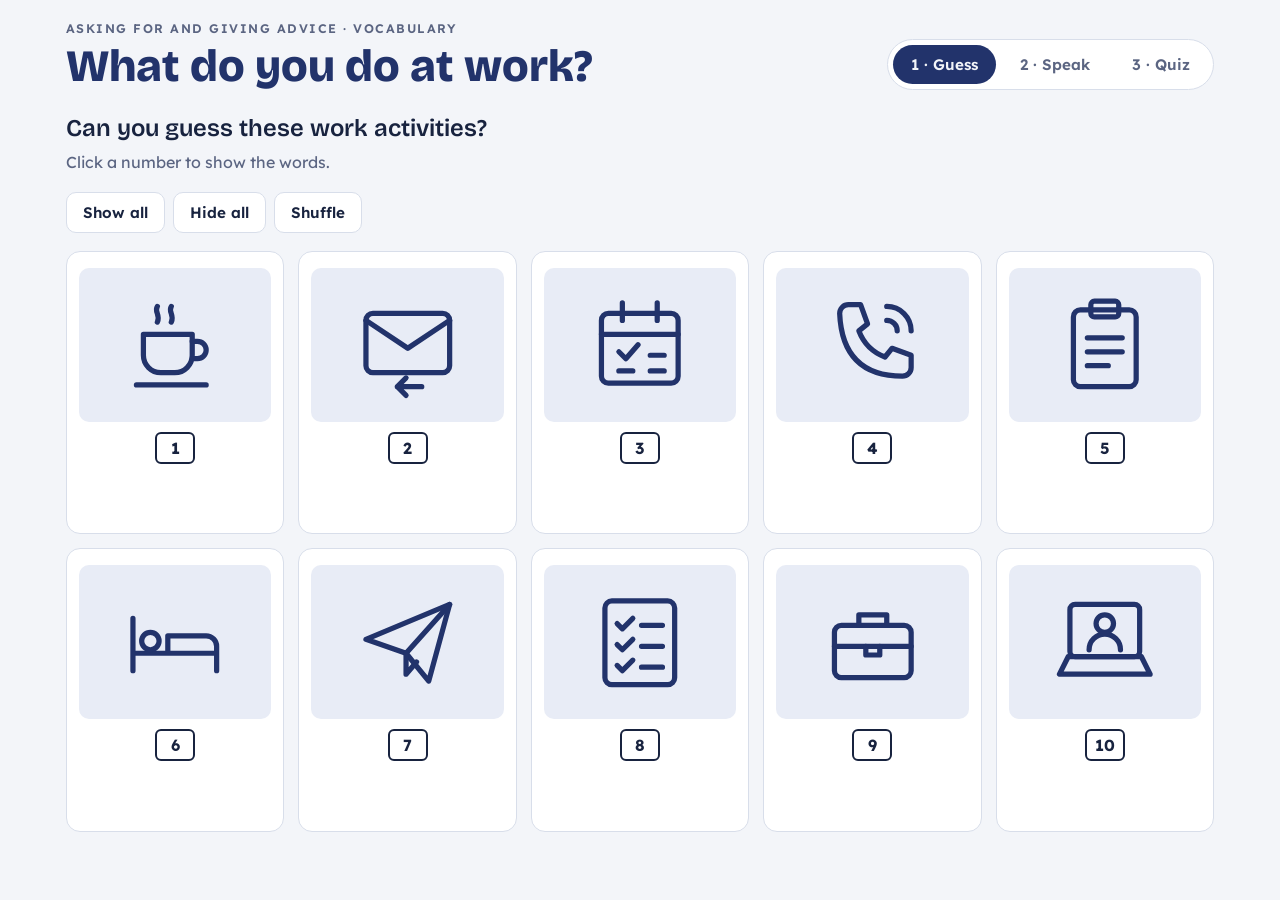
<file: activities/office_vocabulary.html>
<!doctype html>
<html lang="en">
<head>
<meta charset="utf-8">
<meta name="viewport" content="width=device-width, initial-scale=1, viewport-fit=cover">
<title>Work Actions Vocabulary</title>
<link rel="stylesheet" href="https://fonts.googleapis.com/css2?family=Bricolage+Grotesque:opsz,wght@12..96,600;12..96,800&family=Lexend:wght@400;500;600&display=swap">
<style>
/* Layout: classroom projector board — top tab bar, one big stage per mode, cards in a 5-up grid */
:root{
  --bg:#f3f5f9; --surface:#ffffff; --ink:#18233f; --muted:#5b6582;
  --line:#d8deea; --accent:#f2a516; --accent-ink:#3a2600; --brand:#22336b;
  --good:#1f8a5b; --bad:#c2412d; --tint:#e8ecf6;
  --display:"Bricolage Grotesque", "Segoe UI", system-ui, sans-serif;
  --body:"Lexend", "Segoe UI", system-ui, sans-serif;
}
@media (prefers-color-scheme: dark){:root:not([data-theme="light"]){
  --bg:#111729; --surface:#1a2238; --ink:#eef1f8; --muted:#a3acc4; --line:#2e3956;
  --accent:#f5b53a; --accent-ink:#2a1b00; --brand:#9fb2ef; --good:#4cc68e; --bad:#ef7a64; --tint:#232d48; color-scheme:dark}}
:root[data-theme="dark"]{
  --bg:#111729; --surface:#1a2238; --ink:#eef1f8; --muted:#a3acc4; --line:#2e3956;
  --accent:#f5b53a; --accent-ink:#2a1b00; --brand:#9fb2ef; --good:#4cc68e; --bad:#ef7a64; --tint:#232d48; color-scheme:dark}
*{box-sizing:border-box}
body{background:var(--bg);color:var(--ink);font-family:var(--body);font-size:16px;line-height:1.5}
.wrap{max-width:1180px;margin:0 auto;padding-block:20px 48px;
  padding-left:max(16px,env(safe-area-inset-left,0px));padding-right:max(16px,env(safe-area-inset-right,0px))}
header{display:flex;flex-wrap:wrap;align-items:end;justify-content:space-between;gap:16px;margin-bottom:20px}
.eyebrow{font-size:.78rem;letter-spacing:.12em;text-transform:uppercase;color:var(--muted);font-weight:600}
h1{font-family:var(--display);font-weight:800;font-size:clamp(1.8rem,4vw,2.8rem);line-height:1.05;margin:4px 0 0;color:var(--brand);text-wrap:balance}
nav{display:flex;gap:6px;background:var(--surface);border:1px solid var(--line);border-radius:999px;padding:5px}
nav button{font:600 .95rem var(--body);border:0;background:transparent;color:var(--muted);padding:10px 18px;border-radius:999px;cursor:pointer}
nav button[aria-selected="true"]{background:var(--brand);color:var(--bg)}
button:focus-visible{outline:3px solid var(--accent);outline-offset:2px}
.prompt{font-family:var(--display);font-weight:600;font-size:clamp(1.15rem,2.4vw,1.5rem);margin:0 0 4px}
.sub{color:var(--muted);margin:0 0 18px}
.tools{display:flex;flex-wrap:wrap;gap:8px;margin-bottom:18px}
.btn{font:600 .95rem var(--body);border:1px solid var(--line);background:var(--surface);color:var(--ink);padding:10px 16px;border-radius:10px;cursor:pointer}
.btn.primary{background:var(--accent);color:var(--accent-ink);border-color:var(--accent)}
.grid{display:grid;grid-template-columns:repeat(5,minmax(0,1fr));gap:14px}
@media (max-width:900px){.grid{grid-template-columns:repeat(3,minmax(0,1fr))}}
@media (max-width:520px){.grid{grid-template-columns:repeat(2,minmax(0,1fr))}}
.card{background:var(--surface);border:1px solid var(--line);border-radius:14px;padding:16px 12px 14px;display:flex;flex-direction:column;align-items:center;gap:10px;text-align:center}
.pic{width:100%;aspect-ratio:1.25;max-width:100%;display:grid;place-items:center;background:var(--tint);border-radius:10px;color:var(--brand)}
.pic svg{width:58%;height:auto}
.num{font:700 1rem var(--body);min-width:40px;height:32px;border:2px solid var(--ink);background:var(--surface);color:var(--ink);border-radius:6px;cursor:pointer;font-variant-numeric:tabular-nums}
.label{min-height:2.8em;font-weight:600;color:var(--bad);font-size:1.02rem;line-height:1.3;display:flex;align-items:center}
.label[data-hidden="true"]{visibility:hidden}
/* speak */
.stage{display:grid;grid-template-columns:minmax(0,1fr) minmax(0,1.3fr);gap:24px;align-items:stretch}
@media (max-width:760px){.stage{grid-template-columns:1fr}}
.big{background:var(--surface);border:1px solid var(--line);border-radius:18px;padding:22px;display:flex;flex-direction:column;align-items:center;gap:14px}
.big .pic{aspect-ratio:1.4}
.big .pic svg{width:44%}
.big .phrase{font-family:var(--display);font-weight:800;font-size:clamp(1.6rem,3.6vw,2.4rem);color:var(--brand);text-align:center;line-height:1.1}
.dialog{display:flex;flex-direction:column;gap:14px;justify-content:center}
.line{display:grid;grid-template-columns:44px minmax(0,1fr);gap:12px;align-items:start;background:var(--surface);border:1px solid var(--line);border-radius:14px;padding:16px 18px;font-size:clamp(1.05rem,2.2vw,1.35rem)}
.who{font-family:var(--display);font-weight:800;width:40px;height:40px;border-radius:50%;display:grid;place-items:center;background:var(--brand);color:var(--bg);font-size:1.1rem}
.line.b .who{background:var(--accent);color:var(--accent-ink)}
.hl{background:var(--accent);color:var(--accent-ink);padding:0 6px;border-radius:5px;font-weight:600}
.gap{display:inline-block;min-width:7em;border-bottom:2px dashed var(--muted)}
.chips{display:flex;flex-wrap:wrap;gap:8px}
.chip{font:500 .95rem var(--body);border:1px solid var(--line);background:var(--surface);color:var(--ink);padding:8px 14px;border-radius:999px;cursor:pointer}
.chip[aria-pressed="true"]{background:var(--brand);color:var(--bg);border-color:var(--brand)}
.hint{font-size:.85rem;color:var(--muted);text-transform:uppercase;letter-spacing:.08em;font-weight:600}
/* quiz */
.quiz{display:grid;grid-template-columns:minmax(0,1fr) minmax(0,1.2fr);gap:24px;align-items:center}
@media (max-width:760px){.quiz{grid-template-columns:1fr}}
.opts{display:flex;flex-direction:column;gap:12px}
.opt{font:600 clamp(1.05rem,2.2vw,1.35rem) var(--body);text-align:left;padding:16px 20px;border-radius:12px;border:2px solid var(--line);background:var(--surface);color:var(--ink);cursor:pointer}
.opt.right{border-color:var(--good);color:var(--good)}
.opt.wrong{border-color:var(--bad);color:var(--bad);text-decoration:line-through}
.opt:disabled{cursor:default}
.score{display:flex;justify-content:space-between;align-items:center;gap:12px;margin-bottom:14px;font-weight:600;color:var(--muted);font-variant-numeric:tabular-nums}
.bar{flex:1;height:8px;background:var(--tint);border-radius:99px;overflow:hidden}
.bar i{display:block;height:100%;background:var(--accent);transition:width .3s}
.done{text-align:center;padding:40px 16px;background:var(--surface);border:1px solid var(--line);border-radius:18px}
.done b{font-family:var(--display);font-size:3.5rem;color:var(--brand);display:block;font-variant-numeric:tabular-nums}
@media (prefers-reduced-motion:reduce){.bar i{transition:none}}
</style>
<style>[hidden]{display:none!important}body{margin:0}img{max-width:100%}</style>
</head>
<body>

<div class="wrap">
  <header>
    <div>
      <div class="eyebrow">Asking for and giving advice · Vocabulary</div>
      <h1>What do you do at work?</h1>
    </div>
    <nav role="tablist" aria-label="Activity">
      <button role="tab" id="tab-guess" aria-selected="true" data-mode="guess">1 · Guess</button>
      <button role="tab" id="tab-speak" aria-selected="false" data-mode="speak">2 · Speak</button>
      <button role="tab" id="tab-quiz" aria-selected="false" data-mode="quiz">3 · Quiz</button>
    </nav>
  </header>

  <section id="guess">
    <p class="prompt">Can you guess these work activities?</p>
    <p class="sub">Click a number to show the words.</p>
    <div class="tools">
      <button class="btn" id="showAll">Show all</button>
      <button class="btn" id="hideAll">Hide all</button>
      <button class="btn" id="shuffle">Shuffle</button>
    </div>
    <div class="grid" id="grid"></div>
  </section>

  <section id="speak" hidden>
    <p class="prompt">Tell your partner about your work.</p>
    <p class="sub">Choose an ending, then say the conversation. Change roles.</p>
    <div class="stage">
      <div class="big">
        <div class="pic" id="spPic"></div>
        <div class="phrase" id="spPhrase"></div>
        <div class="tools" style="margin:0">
          <button class="btn" id="spPrev">Back</button>
          <button class="btn primary" id="spNext">Next card</button>
        </div>
      </div>
      <div class="dialog">
        <div class="hint">When? Where? Who with?</div>
        <div class="chips" id="chips"></div>
        <div class="line"><span class="who">A</span><span id="lineA"></span></div>
        <div class="line b"><span class="who">B</span><span>Me too! / Really? I <span class="gap" aria-label="your answer"></span>.</span></div>
      </div>
    </div>
  </section>

  <section id="quiz" hidden>
    <div id="quizBody"></div>
  </section>
</div>

<script>
const S = (d) => `<svg viewBox="0 0 64 64" fill="none" stroke="currentColor" stroke-width="3" stroke-linecap="round" stroke-linejoin="round" aria-hidden="true">${d}</svg>`;
const WORDS = [
  {t:"take a break", s:S('<path d="M14 26h28v12a10 10 0 0 1-10 10h-8a10 10 0 0 1-10-10z"/><path d="M42 30h3a5 5 0 0 1 0 10h-3"/><path d="M22 10c-2 3 2 5 0 9M30 10c-2 3 2 5 0 9"/><path d="M10 55h40"/>')},
  {t:"reply to emails", s:S('<rect x="8" y="14" width="48" height="34" rx="4"/><path d="M8 18l24 16 24-16"/><path d="M40 56h-14m5-5l-5 5 5 5"/>')},
  {t:"check the schedule", s:S('<rect x="10" y="14" width="44" height="40" rx="4"/><path d="M10 26h44M22 8v10M42 8v10"/><path d="M20 36l4 4 7-8"/><path d="M38 38h8M20 47h8M38 47h8"/>')},
  {t:"call the client", s:S('<path d="M18 9h7l4 11-5 4a26 26 0 0 0 15 15l4-5 11 4v7a5 5 0 0 1-5 5C26 50 14 38 13 14a5 5 0 0 1 5-5z"/><path d="M40 10a14 14 0 0 1 14 14M40 18a6 6 0 0 1 6 6"/>')},
  {t:"prepare for the meeting", s:S('<rect x="14" y="12" width="36" height="44" rx="4"/><rect x="24" y="7" width="16" height="9" rx="2"/><path d="M22 28h20M22 36h20M22 44h12"/>')},
  {t:"book a hotel", s:S('<path d="M8 48V18M8 38h48v10M56 48V34a6 6 0 0 0-6-6H28v10"/><circle cx="18" cy="31" r="5"/>')},
  {t:"send the documents", s:S('<path d="M8 30L56 10 44 54 31 38z"/><path d="M31 38L56 10"/><path d="M31 38v12l6-7"/>')},
  {t:"make a to-do list", s:S('<rect x="12" y="8" width="40" height="48" rx="4"/><path d="M19 21l3 3 6-6M19 33l3 3 6-6M19 45l3 3 6-6"/><path d="M33 22h12M33 34h12M33 46h12"/>')},
  {t:"go on a business trip", s:S('<rect x="10" y="22" width="44" height="30" rx="4"/><path d="M24 22v-6h16v6M10 34h44"/><path d="M28 34v5h8v-5"/>')},
  {t:"have a video call", s:S('<rect x="12" y="10" width="40" height="30" rx="3"/><path d="M6 50h52l-5-10H11z"/><circle cx="32" cy="21" r="5"/><path d="M23 36a9 9 0 0 1 18 0"/>')},
];

/* tabs */
const tabs = document.querySelectorAll('nav button');
function setMode(m){
  tabs.forEach(b=>b.setAttribute('aria-selected', b.dataset.mode===m));
  ['guess','speak','quiz'].forEach(id=>document.getElementById(id).hidden = id!==m);
  if(m==='quiz' && !quiz.qs) startQuiz();
}
tabs.forEach(b=>b.addEventListener('click',()=>setMode(b.dataset.mode)));

/* guess */
let order = WORDS.map((_,i)=>i);
const grid = document.getElementById('grid');
function renderGrid(){
  grid.innerHTML = order.map((wi,i)=>`<div class="card"><div class="pic">${WORDS[wi].s}</div>
    <button class="num" aria-label="Show or hide word ${i+1}">${i+1}</button>
    <div class="label" data-hidden="true">${WORDS[wi].t}</div></div>`).join('');
  grid.querySelectorAll('.num').forEach(n=>n.addEventListener('click',()=>{
    const l=n.nextElementSibling; l.dataset.hidden = l.dataset.hidden==='true'?'false':'true';}));
}
const setAll = v => grid.querySelectorAll('.label').forEach(l=>l.dataset.hidden=v);
document.getElementById('showAll').onclick=()=>setAll('false');
document.getElementById('hideAll').onclick=()=>setAll('true');
const shuf = a => {for(let i=a.length-1;i>0;i--){const j=Math.floor(Math.random()*(i+1));[a[i],a[j]]=[a[j],a[i]]}return a};
document.getElementById('shuffle').onclick=()=>{shuf(order);renderGrid()};
renderGrid();

/* speak: each activity has its own natural endings */
const ENDS = {
  "take a break":["after two hours of work","after lunch","when I feel tired"],
  "reply to emails":["every morning","before lunch","at the end of the day"],
  "check the schedule":["every morning","before meetings","on Monday morning"],
  "call the client":["every week","after the meeting","when there is a problem"],
  "prepare for the meeting":["the day before","every Monday","with my team"],
  "book a hotel":["before a business trip","online","near the office"],
  "send the documents":["after the meeting","by email","on Friday"],
  "make a to-do list":["every morning","every Monday","before I go home"],
  "go on a business trip":["every month","to Korea twice a year","with my boss"],
  "have a video call":["with my partners every week","on Friday afternoon","with Singapore every Monday"],
};
let sp = 0, end = 0;
const chips = document.getElementById('chips');
function renderSpeak(){
  const w = WORDS[sp], ends = ENDS[w.t];
  document.getElementById('spPic').innerHTML = w.s;
  document.getElementById('spPhrase').textContent = w.t;
  chips.innerHTML = ends.map((e,i)=>`<button class="chip" aria-pressed="${i===end}">${e}</button>`).join('');
  chips.querySelectorAll('.chip').forEach((c,i)=>c.onclick=()=>{end=i;renderSpeak()});
  document.getElementById('lineA').innerHTML = `I <span class="hl">${w.t}</span> ${ends[end]}.`;
}
document.getElementById('spNext').onclick=()=>{sp=(sp+1)%WORDS.length;end=0;renderSpeak()};
document.getElementById('spPrev').onclick=()=>{sp=(sp-1+WORDS.length)%WORDS.length;end=0;renderSpeak()};
renderSpeak();

/* quiz */
const quiz = {};
const qb = document.getElementById('quizBody');
function startQuiz(){
  quiz.qs = shuf(WORDS.map((_,i)=>i)); quiz.i=0; quiz.score=0; renderQ();
}
function renderQ(){
  const n = quiz.qs.length;
  if(quiz.i>=n){
    qb.innerHTML = `<div class="done"><div class="hint">Your score</div><b>${quiz.score} / ${n}</b>
      <p class="sub">${quiz.score===n?'Perfect! Great job.':'Good work. Try again?'}</p>
      <button class="btn primary" id="again">Play again</button></div>`;
    document.getElementById('again').onclick=startQuiz; return;
  }
  const ans = quiz.qs[quiz.i];
  const others = shuf(WORDS.map((_,i)=>i).filter(i=>i!==ans)).slice(0,2);
  const opts = shuf([ans,...others]);
  qb.innerHTML = `<div class="score"><span>Question ${quiz.i+1} of ${n}</span>
      <div class="bar"><i style="width:${quiz.i/n*100}%"></i></div><span>Score ${quiz.score}</span></div>
    <p class="prompt">What is this activity?</p>
    <div class="quiz"><div class="big"><div class="pic">${WORDS[ans].s}</div></div>
    <div class="opts">${opts.map(o=>`<button class="opt" data-i="${o}">${WORDS[o].t}</button>`).join('')}
    <button class="btn primary" id="qNext" hidden>Next question</button></div></div>`;
  qb.querySelectorAll('.opt').forEach(b=>b.onclick=()=>{
    const ok = +b.dataset.i===ans; if(ok) quiz.score++;
    qb.querySelectorAll('.opt').forEach(x=>{x.disabled=true; if(+x.dataset.i===ans) x.classList.add('right');});
    if(!ok) b.classList.add('wrong');
    const nx=document.getElementById('qNext'); nx.hidden=false; nx.focus();
    nx.onclick=()=>{quiz.i++;renderQ()};
  });
}
</script>
</body>
</html>
</file>
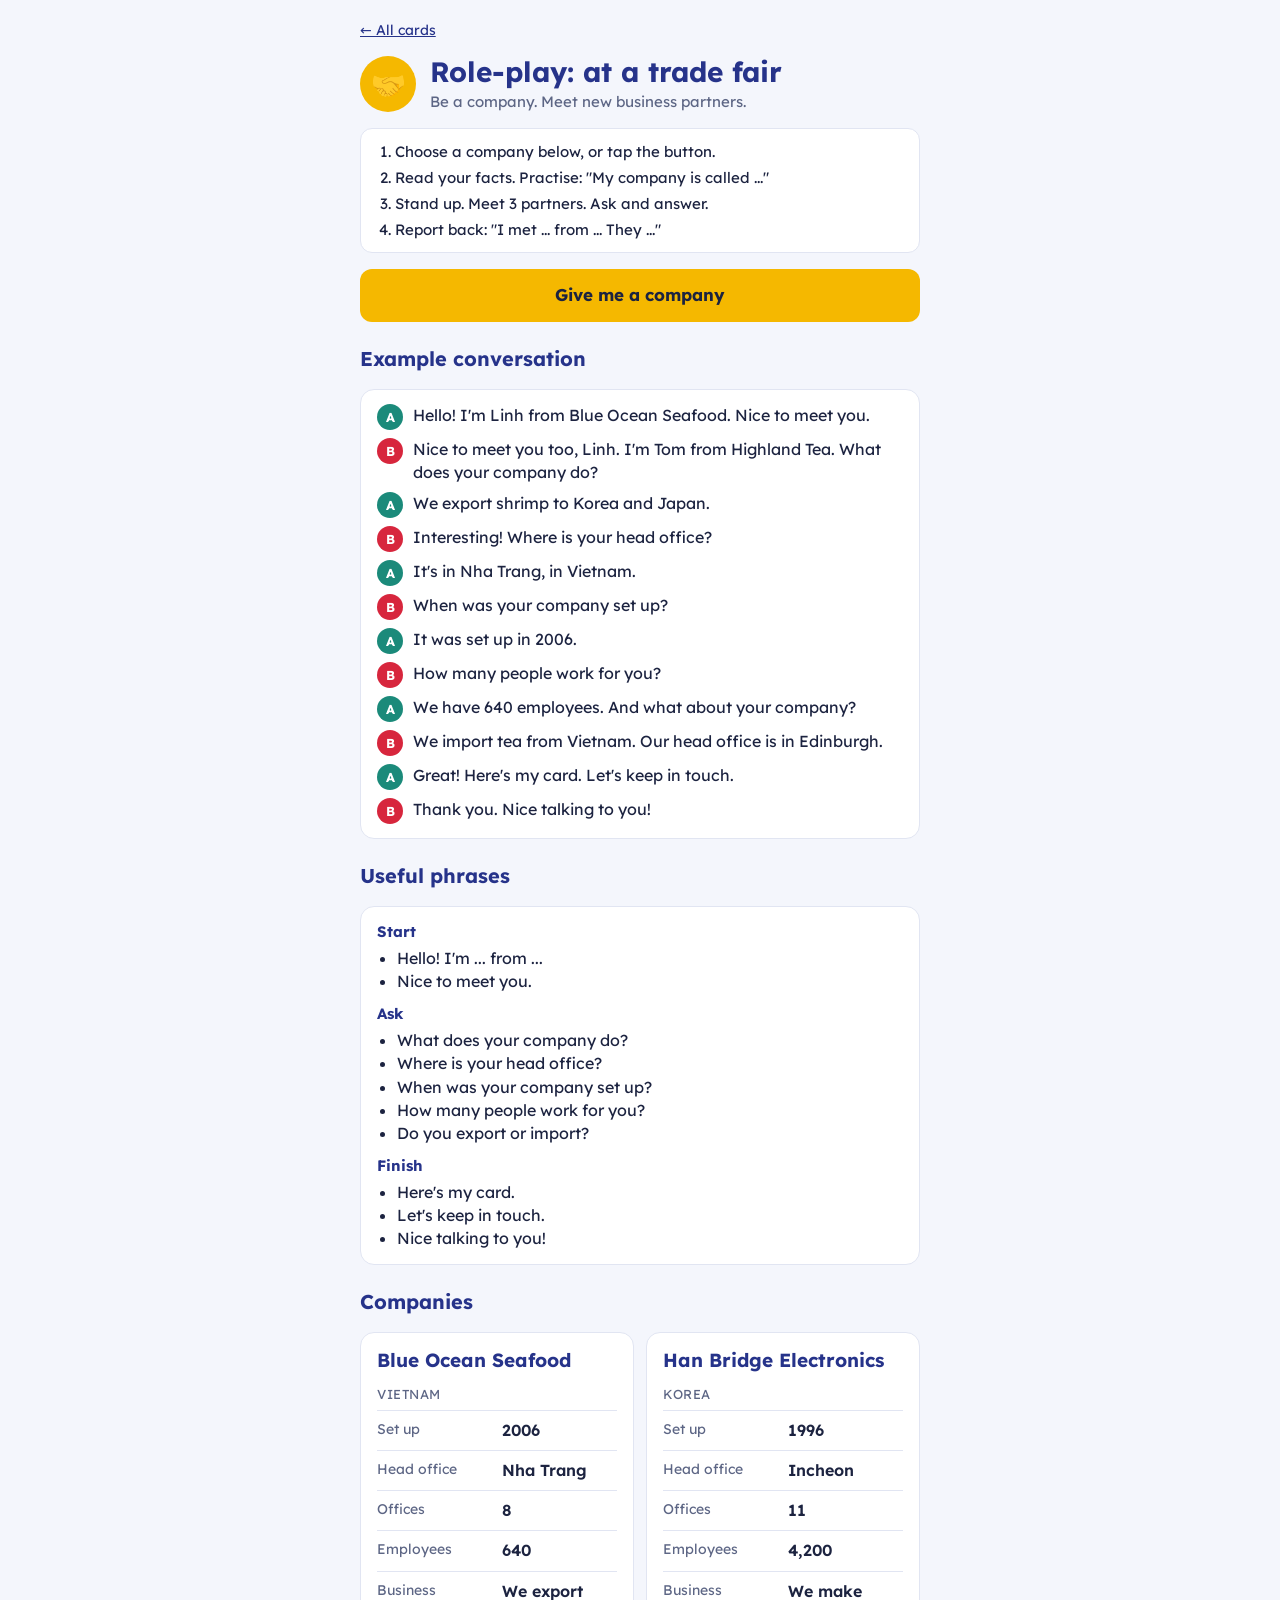
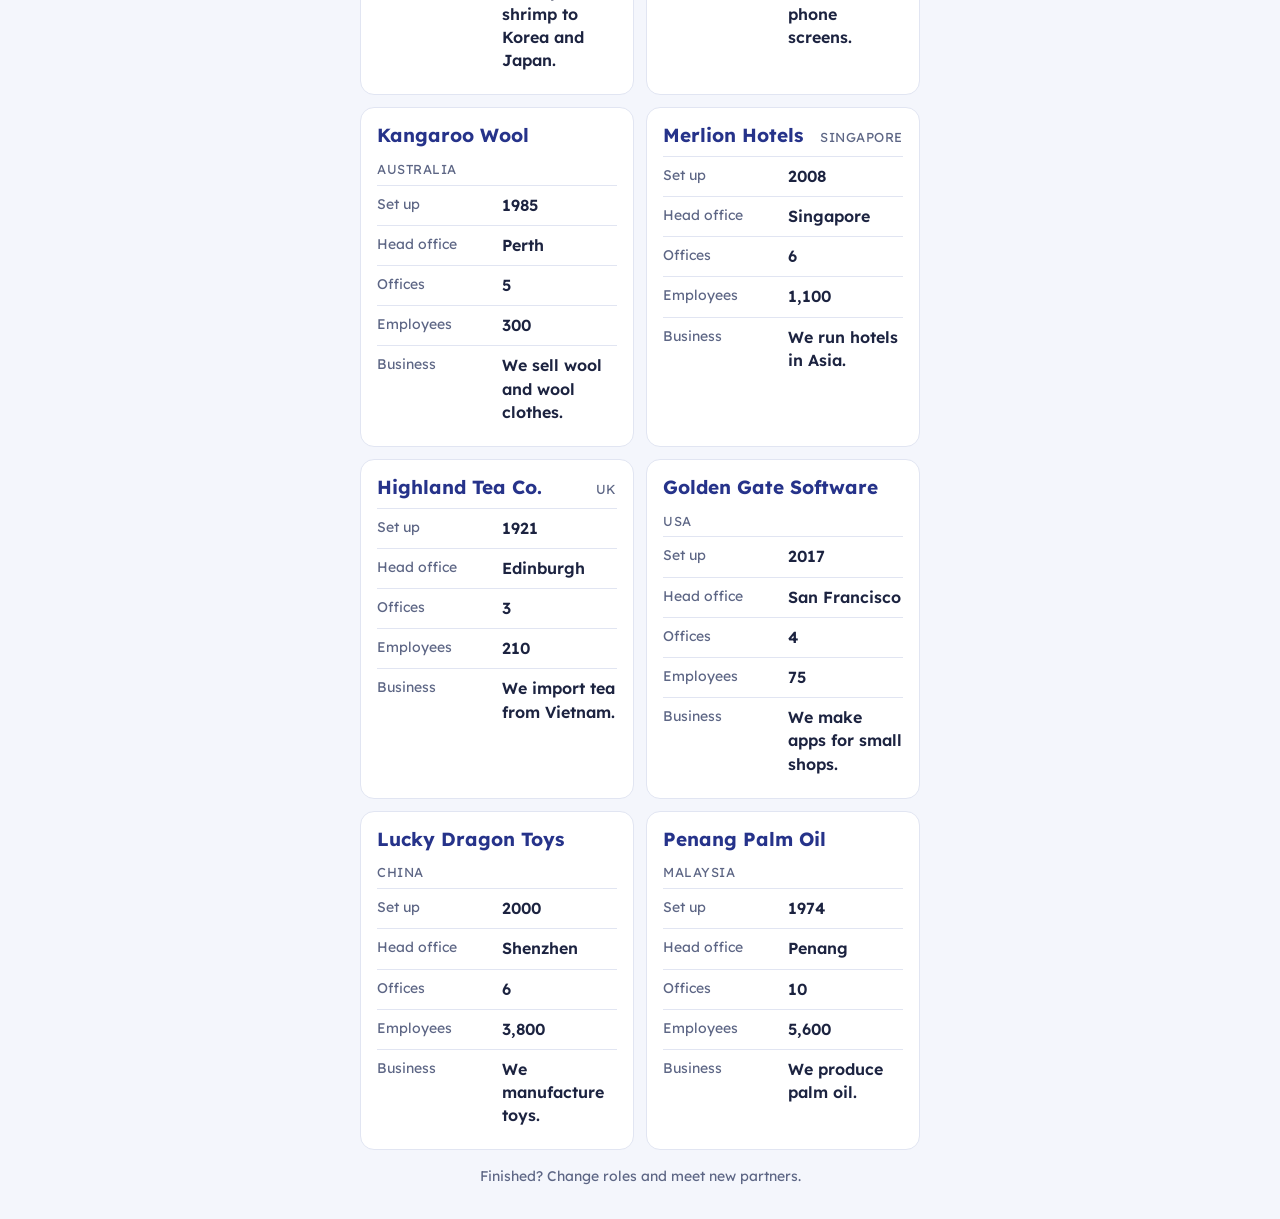
<file: company-cards/roleplay.html>
<!doctype html>
<html lang="en">
<head>
<meta charset="utf-8">
<meta name="viewport" content="width=device-width, initial-scale=1">
<title>Trade Fair Role-play</title>
<link rel="stylesheet" href="https://fonts.googleapis.com/css2?family=Lexend:wght@400;600;700&display=swap">
<style>
:root{--bg:#F4F6FC;--card:#FFFFFF;--ink:#1C2340;--muted:#5D6685;--navy:#26338A;--sun:#F5B800;--ask:#D7263D;--askbg:#FDECEE;--line:#E1E5F2;
--font:"Lexend",system-ui,-apple-system,"Segoe UI",sans-serif;color-scheme:light}
@media (prefers-color-scheme:dark){:root{--bg:#11152B;--card:#1B2142;--ink:#EEF0FA;--muted:#A3AAC8;--navy:#9FAEFF;--ask:#FF7A88;--askbg:#3A1E2A;--line:#2C3360;color-scheme:dark}}
body{margin:0;background:var(--bg);color:var(--ink);font-family:var(--font);font-size:16px;line-height:1.45}
main{max-width:560px;margin:0 auto;padding:20px 16px 32px;display:flex;flex-direction:column;gap:16px}
.top{display:flex;align-items:center;gap:14px}
.badge{flex:none;width:56px;height:56px;border-radius:50%;background:var(--sun);color:#1C2340;display:grid;place-items:center;font-weight:700;font-size:28px}
h1{margin:0;font-size:24px;line-height:1.15;color:var(--navy);text-wrap:balance}
.sub{margin:2px 0 0;color:var(--muted);font-size:15px}
.tip{margin:0;padding:12px 14px;border-radius:12px;background:var(--card);border:1px solid var(--line);font-size:15px}
.co{background:var(--card);border:1px solid var(--line);border-radius:14px;padding:14px 16px}
.co header{display:flex;justify-content:space-between;align-items:baseline;gap:10px;flex-wrap:wrap;margin-bottom:6px}
h2{margin:0;font-size:19px;color:var(--navy)}
.ctry{font-size:13px;color:var(--muted);letter-spacing:.04em;text-transform:uppercase}
dl{margin:0;display:flex;flex-direction:column}
.row{display:grid;grid-template-columns:7.2em 1fr;gap:10px;padding:8px 0;border-top:1px solid var(--line)}
dt{color:var(--muted);font-size:14px}
dd{margin:0;min-width:0;font-weight:600;font-variant-numeric:tabular-nums}
.ask dd{display:flex;flex-wrap:wrap;align-items:center;gap:6px;font-weight:400}
.chip{background:var(--askbg);color:var(--ask);font-weight:700;font-size:12px;letter-spacing:.06em;text-transform:uppercase;padding:2px 8px;border-radius:999px}
.q{font-style:italic;font-size:15px}
.foot{margin:0;color:var(--muted);font-size:14px;text-align:center}
.back{color:var(--navy);font-size:14px}

.set{background:var(--card);border:1px solid var(--line);border-radius:14px;padding:16px;display:flex;flex-direction:column;gap:8px}
.pick{display:grid;grid-template-columns:repeat(auto-fit,minmax(140px,1fr));gap:10px;margin-top:4px}
.pick a{display:flex;align-items:center;gap:12px;padding:12px 14px;border-radius:12px;background:var(--bg);border:1px solid var(--line);color:var(--ink);text-decoration:none;font-weight:600;font-size:17px}
.pick a:focus-visible{outline:3px solid var(--sun)}
.b{flex:none;width:40px;height:40px;border-radius:50%;background:var(--sun);color:#1C2340;display:grid;place-items:center;font-weight:700;font-size:20px}
h1{font-size:28px}

.steps{margin:0;padding:12px 14px 12px 34px;border-radius:12px;background:var(--card);border:1px solid var(--line);font-size:15px;display:flex;flex-direction:column;gap:4px}
.pickbtn{font:inherit;font-weight:700;font-size:17px;padding:14px;border-radius:12px;border:0;background:var(--sun);color:#1C2340;cursor:pointer}
.pickbtn:focus-visible{outline:3px solid var(--navy);outline-offset:2px}
.mine{border:2px solid var(--sun);box-shadow:0 0 0 3px color-mix(in srgb,var(--sun) 25%,transparent)}
.mine-label{margin:0 0 6px;font-weight:700;color:var(--navy)}
.convo{background:var(--card);border:1px solid var(--line);border-radius:14px;padding:14px 16px;display:flex;flex-direction:column;gap:8px}
.line{display:grid;grid-template-columns:28px 1fr;gap:8px;align-items:start}
.who{width:26px;height:26px;border-radius:50%;display:grid;place-items:center;font-weight:700;font-size:13px;color:#fff}
.wa{background:#1B8A7A}.wb{background:#D7263D}
.phr{background:var(--card);border:1px solid var(--line);border-radius:14px;padding:14px 16px}
.phr h3{margin:0 0 4px;font-size:15px;color:var(--navy)}
.phr ul{margin:0 0 10px;padding-left:20px}
.roles{display:grid;grid-template-columns:repeat(auto-fit,minmax(240px,1fr));gap:12px}
h2.sec{font-size:20px;margin-top:6px}
@media (prefers-reduced-motion:no-preference){.mine{transition:box-shadow .3s}}
</style>
</head>
<body>
<main>
<a class="back" href="./">&larr; All cards</a>
<div class="top"><div class="badge" aria-hidden="true">&#129309;</div>
  <div><h1>Role-play: at a trade fair</h1><p class="sub">Be a company. Meet new business partners.</p></div></div>
<ol class="steps">
  <li>Choose a company below, or tap the button.</li>
  <li>Read your facts. Practise: "My company is called ..."</li>
  <li>Stand up. Meet 3 partners. Ask and answer.</li>
  <li>Report back: "I met ... from ... They ..."</li>
</ol>
<button class="pickbtn" id="pick" type="button">Give me a company</button>
<div id="mineWrap" hidden><p class="mine-label">Your company:</p></div>
<h2 class="sec">Example conversation</h2>
<div class="convo"><div class="line"><span class="who wa">A</span><span>Hello! I'm Linh from Blue Ocean Seafood. Nice to meet you.</span></div><div class="line"><span class="who wb">B</span><span>Nice to meet you too, Linh. I'm Tom from Highland Tea. What does your company do?</span></div><div class="line"><span class="who wa">A</span><span>We export shrimp to Korea and Japan.</span></div><div class="line"><span class="who wb">B</span><span>Interesting! Where is your head office?</span></div><div class="line"><span class="who wa">A</span><span>It's in Nha Trang, in Vietnam.</span></div><div class="line"><span class="who wb">B</span><span>When was your company set up?</span></div><div class="line"><span class="who wa">A</span><span>It was set up in 2006.</span></div><div class="line"><span class="who wb">B</span><span>How many people work for you?</span></div><div class="line"><span class="who wa">A</span><span>We have 640 employees. And what about your company?</span></div><div class="line"><span class="who wb">B</span><span>We import tea from Vietnam. Our head office is in Edinburgh.</span></div><div class="line"><span class="who wa">A</span><span>Great! Here's my card. Let's keep in touch.</span></div><div class="line"><span class="who wb">B</span><span>Thank you. Nice talking to you!</span></div></div>
<h2 class="sec">Useful phrases</h2>
<div class="phr">
  <h3>Start</h3><ul><li>Hello! I'm ... from ...</li><li>Nice to meet you.</li></ul>
  <h3>Ask</h3><ul><li>What does your company do?</li><li>Where is your head office?</li><li>When was your company set up?</li><li>How many people work for you?</li><li>Do you export or import?</li></ul>
  <h3>Finish</h3><ul style="margin-bottom:0"><li>Here's my card.</li><li>Let's keep in touch.</li><li>Nice talking to you!</li></ul>
</div>
<h2 class="sec">Companies</h2>
<div class="roles"><article class="co role" id="role-0"><header><h2>Blue Ocean Seafood</h2><span class="ctry">Vietnam</span></header><dl><div class="row"><dt>Set up</dt><dd>2006</dd></div><div class="row"><dt>Head office</dt><dd>Nha Trang</dd></div><div class="row"><dt>Offices</dt><dd>8</dd></div><div class="row"><dt>Employees</dt><dd>640</dd></div><div class="row"><dt>Business</dt><dd>We export shrimp to Korea and Japan.</dd></div></dl></article><article class="co role" id="role-1"><header><h2>Han Bridge Electronics</h2><span class="ctry">Korea</span></header><dl><div class="row"><dt>Set up</dt><dd>1996</dd></div><div class="row"><dt>Head office</dt><dd>Incheon</dd></div><div class="row"><dt>Offices</dt><dd>11</dd></div><div class="row"><dt>Employees</dt><dd>4,200</dd></div><div class="row"><dt>Business</dt><dd>We make phone screens.</dd></div></dl></article><article class="co role" id="role-2"><header><h2>Kangaroo Wool</h2><span class="ctry">Australia</span></header><dl><div class="row"><dt>Set up</dt><dd>1985</dd></div><div class="row"><dt>Head office</dt><dd>Perth</dd></div><div class="row"><dt>Offices</dt><dd>5</dd></div><div class="row"><dt>Employees</dt><dd>300</dd></div><div class="row"><dt>Business</dt><dd>We sell wool and wool clothes.</dd></div></dl></article><article class="co role" id="role-3"><header><h2>Merlion Hotels</h2><span class="ctry">Singapore</span></header><dl><div class="row"><dt>Set up</dt><dd>2008</dd></div><div class="row"><dt>Head office</dt><dd>Singapore</dd></div><div class="row"><dt>Offices</dt><dd>6</dd></div><div class="row"><dt>Employees</dt><dd>1,100</dd></div><div class="row"><dt>Business</dt><dd>We run hotels in Asia.</dd></div></dl></article><article class="co role" id="role-4"><header><h2>Highland Tea Co.</h2><span class="ctry">UK</span></header><dl><div class="row"><dt>Set up</dt><dd>1921</dd></div><div class="row"><dt>Head office</dt><dd>Edinburgh</dd></div><div class="row"><dt>Offices</dt><dd>3</dd></div><div class="row"><dt>Employees</dt><dd>210</dd></div><div class="row"><dt>Business</dt><dd>We import tea from Vietnam.</dd></div></dl></article><article class="co role" id="role-5"><header><h2>Golden Gate Software</h2><span class="ctry">USA</span></header><dl><div class="row"><dt>Set up</dt><dd>2017</dd></div><div class="row"><dt>Head office</dt><dd>San Francisco</dd></div><div class="row"><dt>Offices</dt><dd>4</dd></div><div class="row"><dt>Employees</dt><dd>75</dd></div><div class="row"><dt>Business</dt><dd>We make apps for small shops.</dd></div></dl></article><article class="co role" id="role-6"><header><h2>Lucky Dragon Toys</h2><span class="ctry">China</span></header><dl><div class="row"><dt>Set up</dt><dd>2000</dd></div><div class="row"><dt>Head office</dt><dd>Shenzhen</dd></div><div class="row"><dt>Offices</dt><dd>6</dd></div><div class="row"><dt>Employees</dt><dd>3,800</dd></div><div class="row"><dt>Business</dt><dd>We manufacture toys.</dd></div></dl></article><article class="co role" id="role-7"><header><h2>Penang Palm Oil</h2><span class="ctry">Malaysia</span></header><dl><div class="row"><dt>Set up</dt><dd>1974</dd></div><div class="row"><dt>Head office</dt><dd>Penang</dd></div><div class="row"><dt>Offices</dt><dd>10</dd></div><div class="row"><dt>Employees</dt><dd>5,600</dd></div><div class="row"><dt>Business</dt><dd>We produce palm oil.</dd></div></dl></article></div>
<p class="foot">Finished? Change roles and meet new partners.</p>
<script>
(function(){
  var roles=document.querySelectorAll('.role'), wrap=document.getElementById('mineWrap'), last=-1;
  document.getElementById('pick').addEventListener('click',function(){
    var i; do { i=Math.floor(Math.random()*roles.length); } while(roles.length>1 && i===last);
    last=i;
    var old=wrap.querySelector('.role'); if(old) old.remove();
    var c=roles[i].cloneNode(true); c.removeAttribute('id'); c.classList.add('mine');
    wrap.appendChild(c); wrap.hidden=false;
    this.textContent='Give me a different company';
  });
})();
</script>
</main>
</body>
</html>
</file>
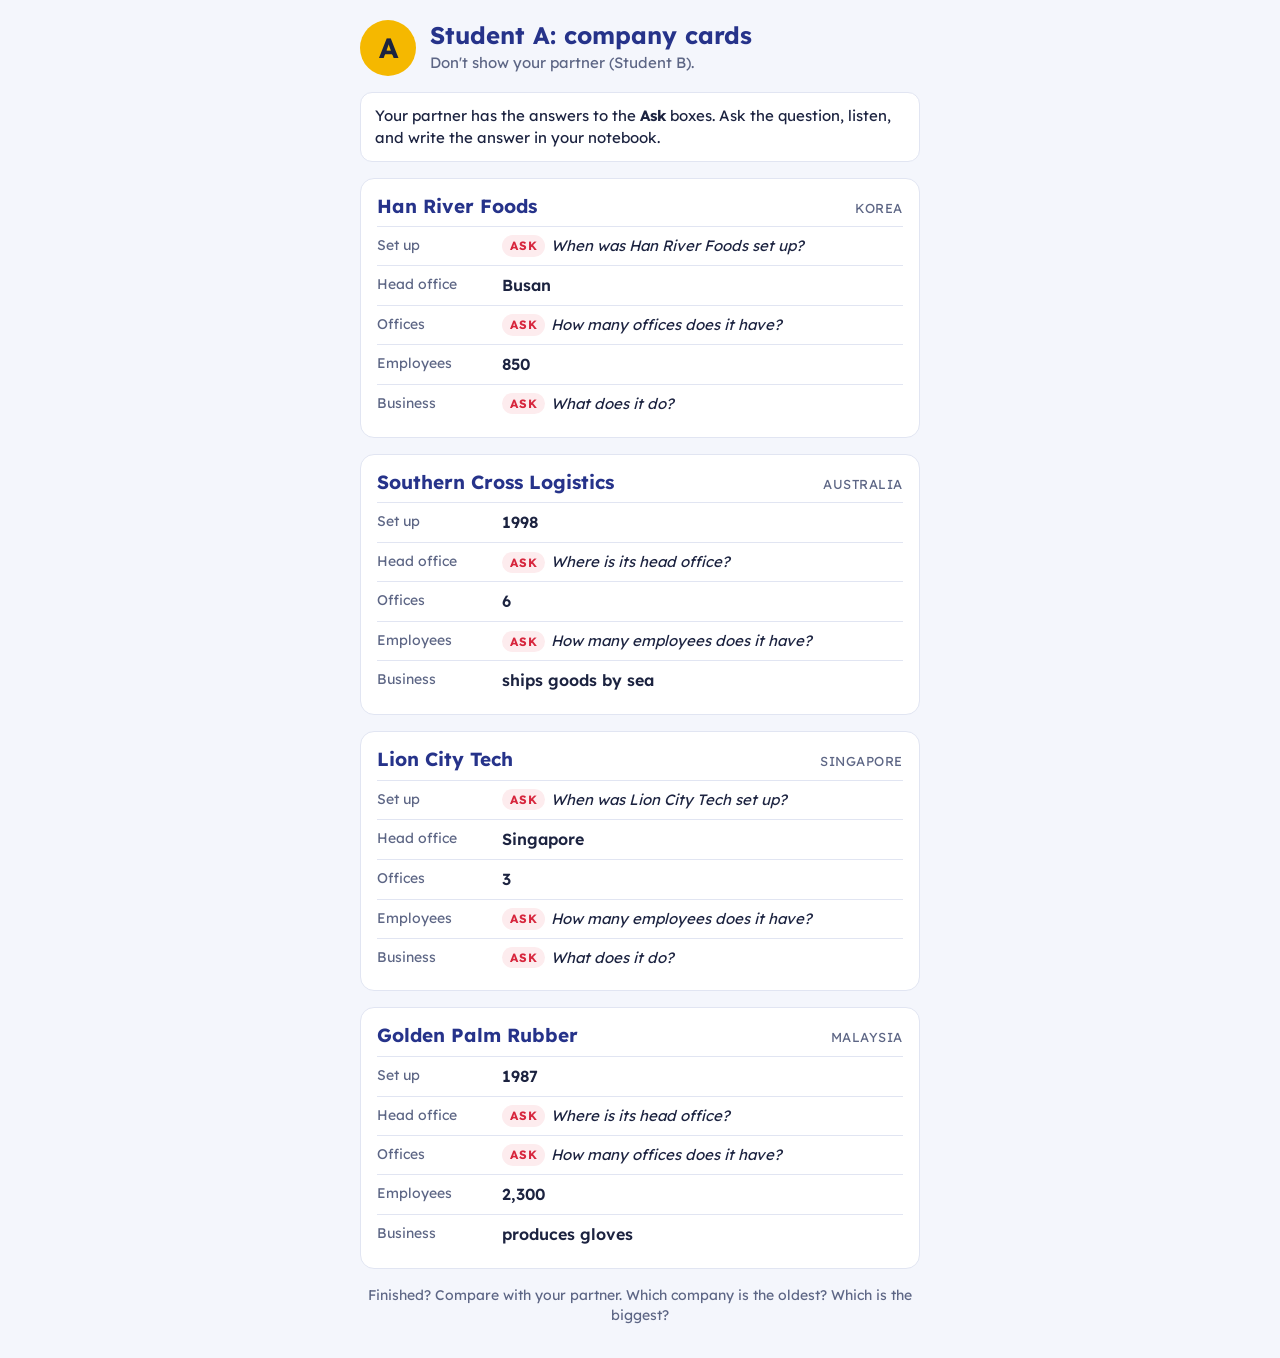
<file: company-cards/student-a.html>
<!doctype html>
<html lang="en">
<head>
<meta charset="utf-8">
<meta name="viewport" content="width=device-width, initial-scale=1, viewport-fit=cover">
<title>Company Cards A</title>
<style>:root{color-scheme:light}body{margin:0;font:14px system-ui,sans-serif}</style>

<link rel="stylesheet" href="https://fonts.googleapis.com/css2?family=Lexend:wght@400;600;700&display=swap">
<style>
/* Layout: one column of company cards, phone first; "Ask" rows stand out */
:root{--bg:#F4F6FC;--card:#FFFFFF;--ink:#1C2340;--muted:#5D6685;--navy:#26338A;--sun:#F5B800;--ask:#D7263D;--askbg:#FDECEE;--line:#E1E5F2;
--font:"Lexend",system-ui,-apple-system,"Segoe UI",sans-serif}
@media (prefers-color-scheme:dark){:root:not([data-theme="light"]){--bg:#11152B;--card:#1B2142;--ink:#EEF0FA;--muted:#A3AAC8;--navy:#9FAEFF;--sun:#F5B800;--ask:#FF7A88;--askbg:#3A1E2A;--line:#2C3360;color-scheme:dark}}
:root[data-theme="dark"]{--bg:#11152B;--card:#1B2142;--ink:#EEF0FA;--muted:#A3AAC8;--navy:#9FAEFF;--sun:#F5B800;--ask:#FF7A88;--askbg:#3A1E2A;--line:#2C3360;color-scheme:dark}
body{background:var(--bg);color:var(--ink);font-family:var(--font);font-size:16px;line-height:1.45}
main{max-width:560px;margin:0 auto;padding-block:20px 32px;padding-left:max(16px,env(safe-area-inset-left,0px));padding-right:max(16px,env(safe-area-inset-right,0px));display:flex;flex-direction:column;gap:16px}
.top{display:flex;align-items:center;gap:14px}
.badge{flex:none;width:56px;height:56px;border-radius:50%;background:var(--sun);color:#1C2340;display:grid;place-items:center;font-weight:700;font-size:28px}
h1{margin:0;font-size:24px;line-height:1.15;color:var(--navy);text-wrap:balance}
.sub{margin:2px 0 0;color:var(--muted);font-size:15px}
.tip{margin:0;padding:12px 14px;border-radius:12px;background:var(--card);border:1px solid var(--line);font-size:15px}
.co{background:var(--card);border:1px solid var(--line);border-radius:14px;padding:14px 16px}
.co header{display:flex;justify-content:space-between;align-items:baseline;gap:10px;flex-wrap:wrap;margin-bottom:6px}
h2{margin:0;font-size:19px;color:var(--navy)}
.ctry{font-size:13px;color:var(--muted);letter-spacing:.04em;text-transform:uppercase}
dl{margin:0;display:flex;flex-direction:column}
.row{display:grid;grid-template-columns:7.2em 1fr;gap:10px;padding:8px 0;border-top:1px solid var(--line)}
dt{color:var(--muted);font-size:14px}
dd{margin:0;min-width:0;font-weight:600;font-variant-numeric:tabular-nums}
.ask dd{display:flex;flex-wrap:wrap;align-items:center;gap:6px;font-weight:400}
.chip{background:var(--askbg);color:var(--ask);font-weight:700;font-size:12px;letter-spacing:.06em;text-transform:uppercase;padding:2px 8px;border-radius:999px}
.q{font-style:italic;font-size:15px}
.foot{margin:0;color:var(--muted);font-size:14px;text-align:center}
</style>
</head>
<body>
<main>
  <div class="top"><div class="badge" aria-hidden="true">A</div>
    <div><h1>Student A: company cards</h1><p class="sub">Don't show your partner (Student B).</p></div></div>
  <p class="tip">Your partner has the answers to the <strong>Ask</strong> boxes. Ask the question, listen, and write the answer in your notebook.</p>
  <article class="co"><header><h2>Han River Foods</h2><span class="ctry">Korea</span></header><dl><div class="row ask"><dt>Set up</dt><dd><span class="chip">Ask</span><span class="q">When was Han River Foods set up?</span></dd></div><div class="row"><dt>Head office</dt><dd>Busan</dd></div><div class="row ask"><dt>Offices</dt><dd><span class="chip">Ask</span><span class="q">How many offices does it have?</span></dd></div><div class="row"><dt>Employees</dt><dd>850</dd></div><div class="row ask"><dt>Business</dt><dd><span class="chip">Ask</span><span class="q">What does it do?</span></dd></div></dl></article><article class="co"><header><h2>Southern Cross Logistics</h2><span class="ctry">Australia</span></header><dl><div class="row"><dt>Set up</dt><dd>1998</dd></div><div class="row ask"><dt>Head office</dt><dd><span class="chip">Ask</span><span class="q">Where is its head office?</span></dd></div><div class="row"><dt>Offices</dt><dd>6</dd></div><div class="row ask"><dt>Employees</dt><dd><span class="chip">Ask</span><span class="q">How many employees does it have?</span></dd></div><div class="row"><dt>Business</dt><dd>ships goods by sea</dd></div></dl></article><article class="co"><header><h2>Lion City Tech</h2><span class="ctry">Singapore</span></header><dl><div class="row ask"><dt>Set up</dt><dd><span class="chip">Ask</span><span class="q">When was Lion City Tech set up?</span></dd></div><div class="row"><dt>Head office</dt><dd>Singapore</dd></div><div class="row"><dt>Offices</dt><dd>3</dd></div><div class="row ask"><dt>Employees</dt><dd><span class="chip">Ask</span><span class="q">How many employees does it have?</span></dd></div><div class="row ask"><dt>Business</dt><dd><span class="chip">Ask</span><span class="q">What does it do?</span></dd></div></dl></article><article class="co"><header><h2>Golden Palm Rubber</h2><span class="ctry">Malaysia</span></header><dl><div class="row"><dt>Set up</dt><dd>1987</dd></div><div class="row ask"><dt>Head office</dt><dd><span class="chip">Ask</span><span class="q">Where is its head office?</span></dd></div><div class="row ask"><dt>Offices</dt><dd><span class="chip">Ask</span><span class="q">How many offices does it have?</span></dd></div><div class="row"><dt>Employees</dt><dd>2,300</dd></div><div class="row"><dt>Business</dt><dd>produces gloves</dd></div></dl></article>
  <p class="foot">Finished? Compare with your partner. Which company is the oldest? Which is the biggest?</p>
</main>
</body>
</html>
</file>
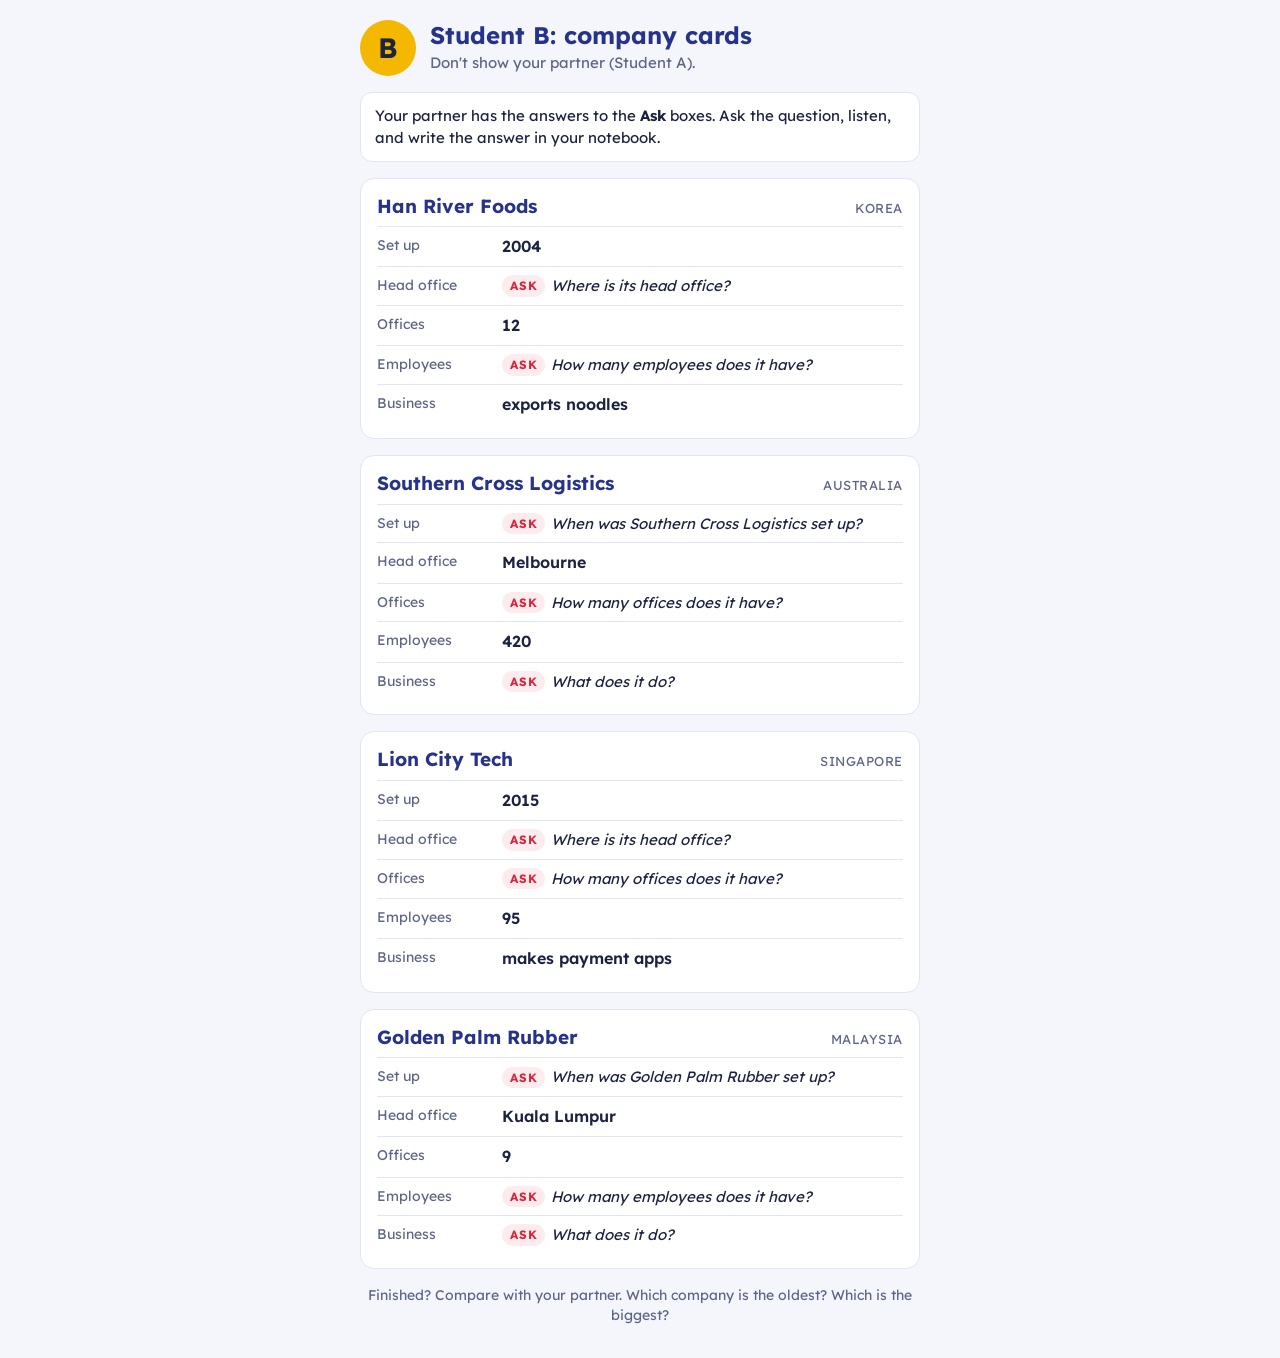
<file: company-cards/student-b.html>
<!doctype html>
<html lang="en">
<head>
<meta charset="utf-8">
<meta name="viewport" content="width=device-width, initial-scale=1, viewport-fit=cover">
<title>Company Cards B</title>
<style>:root{color-scheme:light}body{margin:0;font:14px system-ui,sans-serif}</style>

<link rel="stylesheet" href="https://fonts.googleapis.com/css2?family=Lexend:wght@400;600;700&display=swap">
<style>
/* Layout: one column of company cards, phone first; "Ask" rows stand out */
:root{--bg:#F4F6FC;--card:#FFFFFF;--ink:#1C2340;--muted:#5D6685;--navy:#26338A;--sun:#F5B800;--ask:#D7263D;--askbg:#FDECEE;--line:#E1E5F2;
--font:"Lexend",system-ui,-apple-system,"Segoe UI",sans-serif}
@media (prefers-color-scheme:dark){:root:not([data-theme="light"]){--bg:#11152B;--card:#1B2142;--ink:#EEF0FA;--muted:#A3AAC8;--navy:#9FAEFF;--sun:#F5B800;--ask:#FF7A88;--askbg:#3A1E2A;--line:#2C3360;color-scheme:dark}}
:root[data-theme="dark"]{--bg:#11152B;--card:#1B2142;--ink:#EEF0FA;--muted:#A3AAC8;--navy:#9FAEFF;--sun:#F5B800;--ask:#FF7A88;--askbg:#3A1E2A;--line:#2C3360;color-scheme:dark}
body{background:var(--bg);color:var(--ink);font-family:var(--font);font-size:16px;line-height:1.45}
main{max-width:560px;margin:0 auto;padding-block:20px 32px;padding-left:max(16px,env(safe-area-inset-left,0px));padding-right:max(16px,env(safe-area-inset-right,0px));display:flex;flex-direction:column;gap:16px}
.top{display:flex;align-items:center;gap:14px}
.badge{flex:none;width:56px;height:56px;border-radius:50%;background:var(--sun);color:#1C2340;display:grid;place-items:center;font-weight:700;font-size:28px}
h1{margin:0;font-size:24px;line-height:1.15;color:var(--navy);text-wrap:balance}
.sub{margin:2px 0 0;color:var(--muted);font-size:15px}
.tip{margin:0;padding:12px 14px;border-radius:12px;background:var(--card);border:1px solid var(--line);font-size:15px}
.co{background:var(--card);border:1px solid var(--line);border-radius:14px;padding:14px 16px}
.co header{display:flex;justify-content:space-between;align-items:baseline;gap:10px;flex-wrap:wrap;margin-bottom:6px}
h2{margin:0;font-size:19px;color:var(--navy)}
.ctry{font-size:13px;color:var(--muted);letter-spacing:.04em;text-transform:uppercase}
dl{margin:0;display:flex;flex-direction:column}
.row{display:grid;grid-template-columns:7.2em 1fr;gap:10px;padding:8px 0;border-top:1px solid var(--line)}
dt{color:var(--muted);font-size:14px}
dd{margin:0;min-width:0;font-weight:600;font-variant-numeric:tabular-nums}
.ask dd{display:flex;flex-wrap:wrap;align-items:center;gap:6px;font-weight:400}
.chip{background:var(--askbg);color:var(--ask);font-weight:700;font-size:12px;letter-spacing:.06em;text-transform:uppercase;padding:2px 8px;border-radius:999px}
.q{font-style:italic;font-size:15px}
.foot{margin:0;color:var(--muted);font-size:14px;text-align:center}
</style>
</head>
<body>
<main>
  <div class="top"><div class="badge" aria-hidden="true">B</div>
    <div><h1>Student B: company cards</h1><p class="sub">Don't show your partner (Student A).</p></div></div>
  <p class="tip">Your partner has the answers to the <strong>Ask</strong> boxes. Ask the question, listen, and write the answer in your notebook.</p>
  <article class="co"><header><h2>Han River Foods</h2><span class="ctry">Korea</span></header><dl><div class="row"><dt>Set up</dt><dd>2004</dd></div><div class="row ask"><dt>Head office</dt><dd><span class="chip">Ask</span><span class="q">Where is its head office?</span></dd></div><div class="row"><dt>Offices</dt><dd>12</dd></div><div class="row ask"><dt>Employees</dt><dd><span class="chip">Ask</span><span class="q">How many employees does it have?</span></dd></div><div class="row"><dt>Business</dt><dd>exports noodles</dd></div></dl></article><article class="co"><header><h2>Southern Cross Logistics</h2><span class="ctry">Australia</span></header><dl><div class="row ask"><dt>Set up</dt><dd><span class="chip">Ask</span><span class="q">When was Southern Cross Logistics set up?</span></dd></div><div class="row"><dt>Head office</dt><dd>Melbourne</dd></div><div class="row ask"><dt>Offices</dt><dd><span class="chip">Ask</span><span class="q">How many offices does it have?</span></dd></div><div class="row"><dt>Employees</dt><dd>420</dd></div><div class="row ask"><dt>Business</dt><dd><span class="chip">Ask</span><span class="q">What does it do?</span></dd></div></dl></article><article class="co"><header><h2>Lion City Tech</h2><span class="ctry">Singapore</span></header><dl><div class="row"><dt>Set up</dt><dd>2015</dd></div><div class="row ask"><dt>Head office</dt><dd><span class="chip">Ask</span><span class="q">Where is its head office?</span></dd></div><div class="row ask"><dt>Offices</dt><dd><span class="chip">Ask</span><span class="q">How many offices does it have?</span></dd></div><div class="row"><dt>Employees</dt><dd>95</dd></div><div class="row"><dt>Business</dt><dd>makes payment apps</dd></div></dl></article><article class="co"><header><h2>Golden Palm Rubber</h2><span class="ctry">Malaysia</span></header><dl><div class="row ask"><dt>Set up</dt><dd><span class="chip">Ask</span><span class="q">When was Golden Palm Rubber set up?</span></dd></div><div class="row"><dt>Head office</dt><dd>Kuala Lumpur</dd></div><div class="row"><dt>Offices</dt><dd>9</dd></div><div class="row ask"><dt>Employees</dt><dd><span class="chip">Ask</span><span class="q">How many employees does it have?</span></dd></div><div class="row ask"><dt>Business</dt><dd><span class="chip">Ask</span><span class="q">What does it do?</span></dd></div></dl></article>
  <p class="foot">Finished? Compare with your partner. Which company is the oldest? Which is the biggest?</p>
</main>
</body>
</html>
</file>
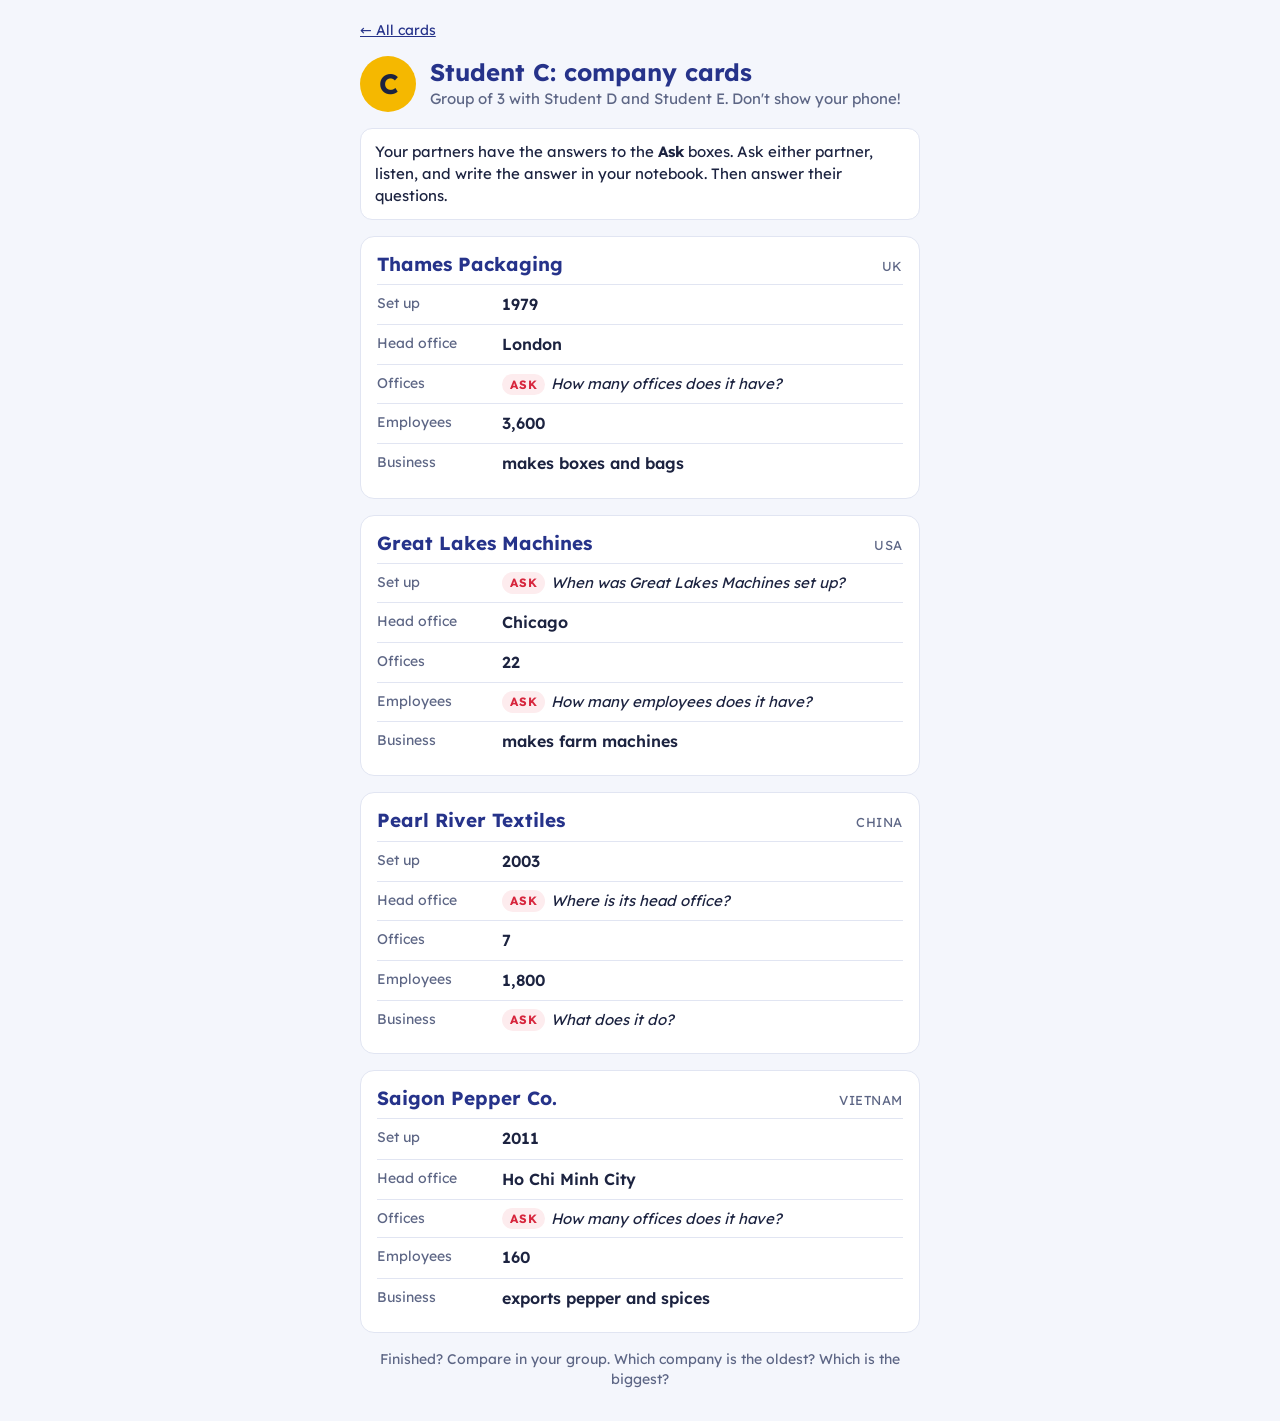
<file: company-cards/student-c.html>
<!doctype html>
<html lang="en">
<head>
<meta charset="utf-8">
<meta name="viewport" content="width=device-width, initial-scale=1">
<title>Company Cards C</title>
<link rel="stylesheet" href="https://fonts.googleapis.com/css2?family=Lexend:wght@400;600;700&display=swap">
<style>
:root{--bg:#F4F6FC;--card:#FFFFFF;--ink:#1C2340;--muted:#5D6685;--navy:#26338A;--sun:#F5B800;--ask:#D7263D;--askbg:#FDECEE;--line:#E1E5F2;
--font:"Lexend",system-ui,-apple-system,"Segoe UI",sans-serif;color-scheme:light}
@media (prefers-color-scheme:dark){:root{--bg:#11152B;--card:#1B2142;--ink:#EEF0FA;--muted:#A3AAC8;--navy:#9FAEFF;--ask:#FF7A88;--askbg:#3A1E2A;--line:#2C3360;color-scheme:dark}}
body{margin:0;background:var(--bg);color:var(--ink);font-family:var(--font);font-size:16px;line-height:1.45}
main{max-width:560px;margin:0 auto;padding:20px 16px 32px;display:flex;flex-direction:column;gap:16px}
.top{display:flex;align-items:center;gap:14px}
.badge{flex:none;width:56px;height:56px;border-radius:50%;background:var(--sun);color:#1C2340;display:grid;place-items:center;font-weight:700;font-size:28px}
h1{margin:0;font-size:24px;line-height:1.15;color:var(--navy);text-wrap:balance}
.sub{margin:2px 0 0;color:var(--muted);font-size:15px}
.tip{margin:0;padding:12px 14px;border-radius:12px;background:var(--card);border:1px solid var(--line);font-size:15px}
.co{background:var(--card);border:1px solid var(--line);border-radius:14px;padding:14px 16px}
.co header{display:flex;justify-content:space-between;align-items:baseline;gap:10px;flex-wrap:wrap;margin-bottom:6px}
h2{margin:0;font-size:19px;color:var(--navy)}
.ctry{font-size:13px;color:var(--muted);letter-spacing:.04em;text-transform:uppercase}
dl{margin:0;display:flex;flex-direction:column}
.row{display:grid;grid-template-columns:7.2em 1fr;gap:10px;padding:8px 0;border-top:1px solid var(--line)}
dt{color:var(--muted);font-size:14px}
dd{margin:0;min-width:0;font-weight:600;font-variant-numeric:tabular-nums}
.ask dd{display:flex;flex-wrap:wrap;align-items:center;gap:6px;font-weight:400}
.chip{background:var(--askbg);color:var(--ask);font-weight:700;font-size:12px;letter-spacing:.06em;text-transform:uppercase;padding:2px 8px;border-radius:999px}
.q{font-style:italic;font-size:15px}
.foot{margin:0;color:var(--muted);font-size:14px;text-align:center}
.back{color:var(--navy);font-size:14px}
</style>
</head>
<body>
<main>
<a class="back" href="./">&larr; All cards</a>
<div class="top"><div class="badge" aria-hidden="true">C</div>
  <div><h1>Student C: company cards</h1><p class="sub">Group of 3 with Student D and Student E. Don't show your phone!</p></div></div>
<p class="tip">Your partners have the answers to the <strong>Ask</strong> boxes. Ask either partner, listen, and write the answer in your notebook. Then answer their questions.</p>
<article class="co"><header><h2>Thames Packaging</h2><span class="ctry">UK</span></header><dl><div class="row"><dt>Set up</dt><dd>1979</dd></div><div class="row"><dt>Head office</dt><dd>London</dd></div><div class="row ask"><dt>Offices</dt><dd><span class="chip">Ask</span><span class="q">How many offices does it have?</span></dd></div><div class="row"><dt>Employees</dt><dd>3,600</dd></div><div class="row"><dt>Business</dt><dd>makes boxes and bags</dd></div></dl></article>
<article class="co"><header><h2>Great Lakes Machines</h2><span class="ctry">USA</span></header><dl><div class="row ask"><dt>Set up</dt><dd><span class="chip">Ask</span><span class="q">When was Great Lakes Machines set up?</span></dd></div><div class="row"><dt>Head office</dt><dd>Chicago</dd></div><div class="row"><dt>Offices</dt><dd>22</dd></div><div class="row ask"><dt>Employees</dt><dd><span class="chip">Ask</span><span class="q">How many employees does it have?</span></dd></div><div class="row"><dt>Business</dt><dd>makes farm machines</dd></div></dl></article>
<article class="co"><header><h2>Pearl River Textiles</h2><span class="ctry">China</span></header><dl><div class="row"><dt>Set up</dt><dd>2003</dd></div><div class="row ask"><dt>Head office</dt><dd><span class="chip">Ask</span><span class="q">Where is its head office?</span></dd></div><div class="row"><dt>Offices</dt><dd>7</dd></div><div class="row"><dt>Employees</dt><dd>1,800</dd></div><div class="row ask"><dt>Business</dt><dd><span class="chip">Ask</span><span class="q">What does it do?</span></dd></div></dl></article>
<article class="co"><header><h2>Saigon Pepper Co.</h2><span class="ctry">Vietnam</span></header><dl><div class="row"><dt>Set up</dt><dd>2011</dd></div><div class="row"><dt>Head office</dt><dd>Ho Chi Minh City</dd></div><div class="row ask"><dt>Offices</dt><dd><span class="chip">Ask</span><span class="q">How many offices does it have?</span></dd></div><div class="row"><dt>Employees</dt><dd>160</dd></div><div class="row"><dt>Business</dt><dd>exports pepper and spices</dd></div></dl></article>
<p class="foot">Finished? Compare in your group. Which company is the oldest? Which is the biggest?</p>
</main>
</body>
</html>
</file>
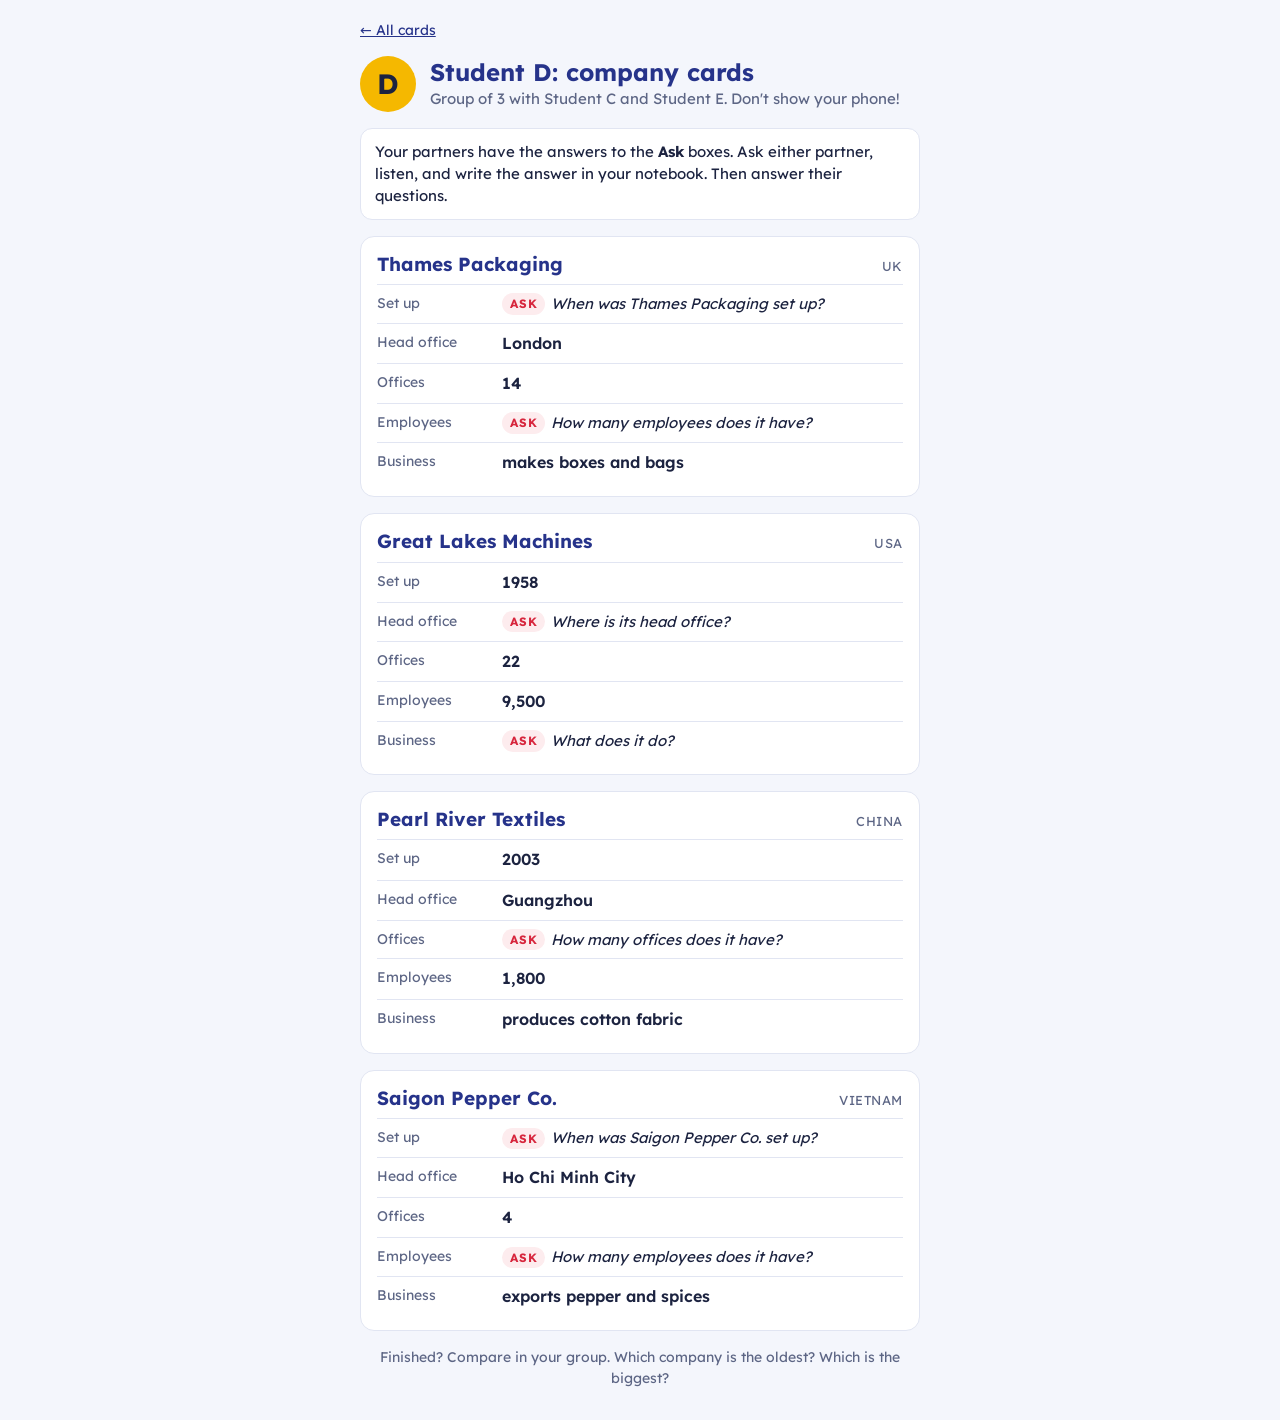
<file: company-cards/student-d.html>
<!doctype html>
<html lang="en">
<head>
<meta charset="utf-8">
<meta name="viewport" content="width=device-width, initial-scale=1">
<title>Company Cards D</title>
<link rel="stylesheet" href="https://fonts.googleapis.com/css2?family=Lexend:wght@400;600;700&display=swap">
<style>
:root{--bg:#F4F6FC;--card:#FFFFFF;--ink:#1C2340;--muted:#5D6685;--navy:#26338A;--sun:#F5B800;--ask:#D7263D;--askbg:#FDECEE;--line:#E1E5F2;
--font:"Lexend",system-ui,-apple-system,"Segoe UI",sans-serif;color-scheme:light}
@media (prefers-color-scheme:dark){:root{--bg:#11152B;--card:#1B2142;--ink:#EEF0FA;--muted:#A3AAC8;--navy:#9FAEFF;--ask:#FF7A88;--askbg:#3A1E2A;--line:#2C3360;color-scheme:dark}}
body{margin:0;background:var(--bg);color:var(--ink);font-family:var(--font);font-size:16px;line-height:1.45}
main{max-width:560px;margin:0 auto;padding:20px 16px 32px;display:flex;flex-direction:column;gap:16px}
.top{display:flex;align-items:center;gap:14px}
.badge{flex:none;width:56px;height:56px;border-radius:50%;background:var(--sun);color:#1C2340;display:grid;place-items:center;font-weight:700;font-size:28px}
h1{margin:0;font-size:24px;line-height:1.15;color:var(--navy);text-wrap:balance}
.sub{margin:2px 0 0;color:var(--muted);font-size:15px}
.tip{margin:0;padding:12px 14px;border-radius:12px;background:var(--card);border:1px solid var(--line);font-size:15px}
.co{background:var(--card);border:1px solid var(--line);border-radius:14px;padding:14px 16px}
.co header{display:flex;justify-content:space-between;align-items:baseline;gap:10px;flex-wrap:wrap;margin-bottom:6px}
h2{margin:0;font-size:19px;color:var(--navy)}
.ctry{font-size:13px;color:var(--muted);letter-spacing:.04em;text-transform:uppercase}
dl{margin:0;display:flex;flex-direction:column}
.row{display:grid;grid-template-columns:7.2em 1fr;gap:10px;padding:8px 0;border-top:1px solid var(--line)}
dt{color:var(--muted);font-size:14px}
dd{margin:0;min-width:0;font-weight:600;font-variant-numeric:tabular-nums}
.ask dd{display:flex;flex-wrap:wrap;align-items:center;gap:6px;font-weight:400}
.chip{background:var(--askbg);color:var(--ask);font-weight:700;font-size:12px;letter-spacing:.06em;text-transform:uppercase;padding:2px 8px;border-radius:999px}
.q{font-style:italic;font-size:15px}
.foot{margin:0;color:var(--muted);font-size:14px;text-align:center}
.back{color:var(--navy);font-size:14px}
</style>
</head>
<body>
<main>
<a class="back" href="./">&larr; All cards</a>
<div class="top"><div class="badge" aria-hidden="true">D</div>
  <div><h1>Student D: company cards</h1><p class="sub">Group of 3 with Student C and Student E. Don't show your phone!</p></div></div>
<p class="tip">Your partners have the answers to the <strong>Ask</strong> boxes. Ask either partner, listen, and write the answer in your notebook. Then answer their questions.</p>
<article class="co"><header><h2>Thames Packaging</h2><span class="ctry">UK</span></header><dl><div class="row ask"><dt>Set up</dt><dd><span class="chip">Ask</span><span class="q">When was Thames Packaging set up?</span></dd></div><div class="row"><dt>Head office</dt><dd>London</dd></div><div class="row"><dt>Offices</dt><dd>14</dd></div><div class="row ask"><dt>Employees</dt><dd><span class="chip">Ask</span><span class="q">How many employees does it have?</span></dd></div><div class="row"><dt>Business</dt><dd>makes boxes and bags</dd></div></dl></article>
<article class="co"><header><h2>Great Lakes Machines</h2><span class="ctry">USA</span></header><dl><div class="row"><dt>Set up</dt><dd>1958</dd></div><div class="row ask"><dt>Head office</dt><dd><span class="chip">Ask</span><span class="q">Where is its head office?</span></dd></div><div class="row"><dt>Offices</dt><dd>22</dd></div><div class="row"><dt>Employees</dt><dd>9,500</dd></div><div class="row ask"><dt>Business</dt><dd><span class="chip">Ask</span><span class="q">What does it do?</span></dd></div></dl></article>
<article class="co"><header><h2>Pearl River Textiles</h2><span class="ctry">China</span></header><dl><div class="row"><dt>Set up</dt><dd>2003</dd></div><div class="row"><dt>Head office</dt><dd>Guangzhou</dd></div><div class="row ask"><dt>Offices</dt><dd><span class="chip">Ask</span><span class="q">How many offices does it have?</span></dd></div><div class="row"><dt>Employees</dt><dd>1,800</dd></div><div class="row"><dt>Business</dt><dd>produces cotton fabric</dd></div></dl></article>
<article class="co"><header><h2>Saigon Pepper Co.</h2><span class="ctry">Vietnam</span></header><dl><div class="row ask"><dt>Set up</dt><dd><span class="chip">Ask</span><span class="q">When was Saigon Pepper Co. set up?</span></dd></div><div class="row"><dt>Head office</dt><dd>Ho Chi Minh City</dd></div><div class="row"><dt>Offices</dt><dd>4</dd></div><div class="row ask"><dt>Employees</dt><dd><span class="chip">Ask</span><span class="q">How many employees does it have?</span></dd></div><div class="row"><dt>Business</dt><dd>exports pepper and spices</dd></div></dl></article>
<p class="foot">Finished? Compare in your group. Which company is the oldest? Which is the biggest?</p>
</main>
</body>
</html>
</file>
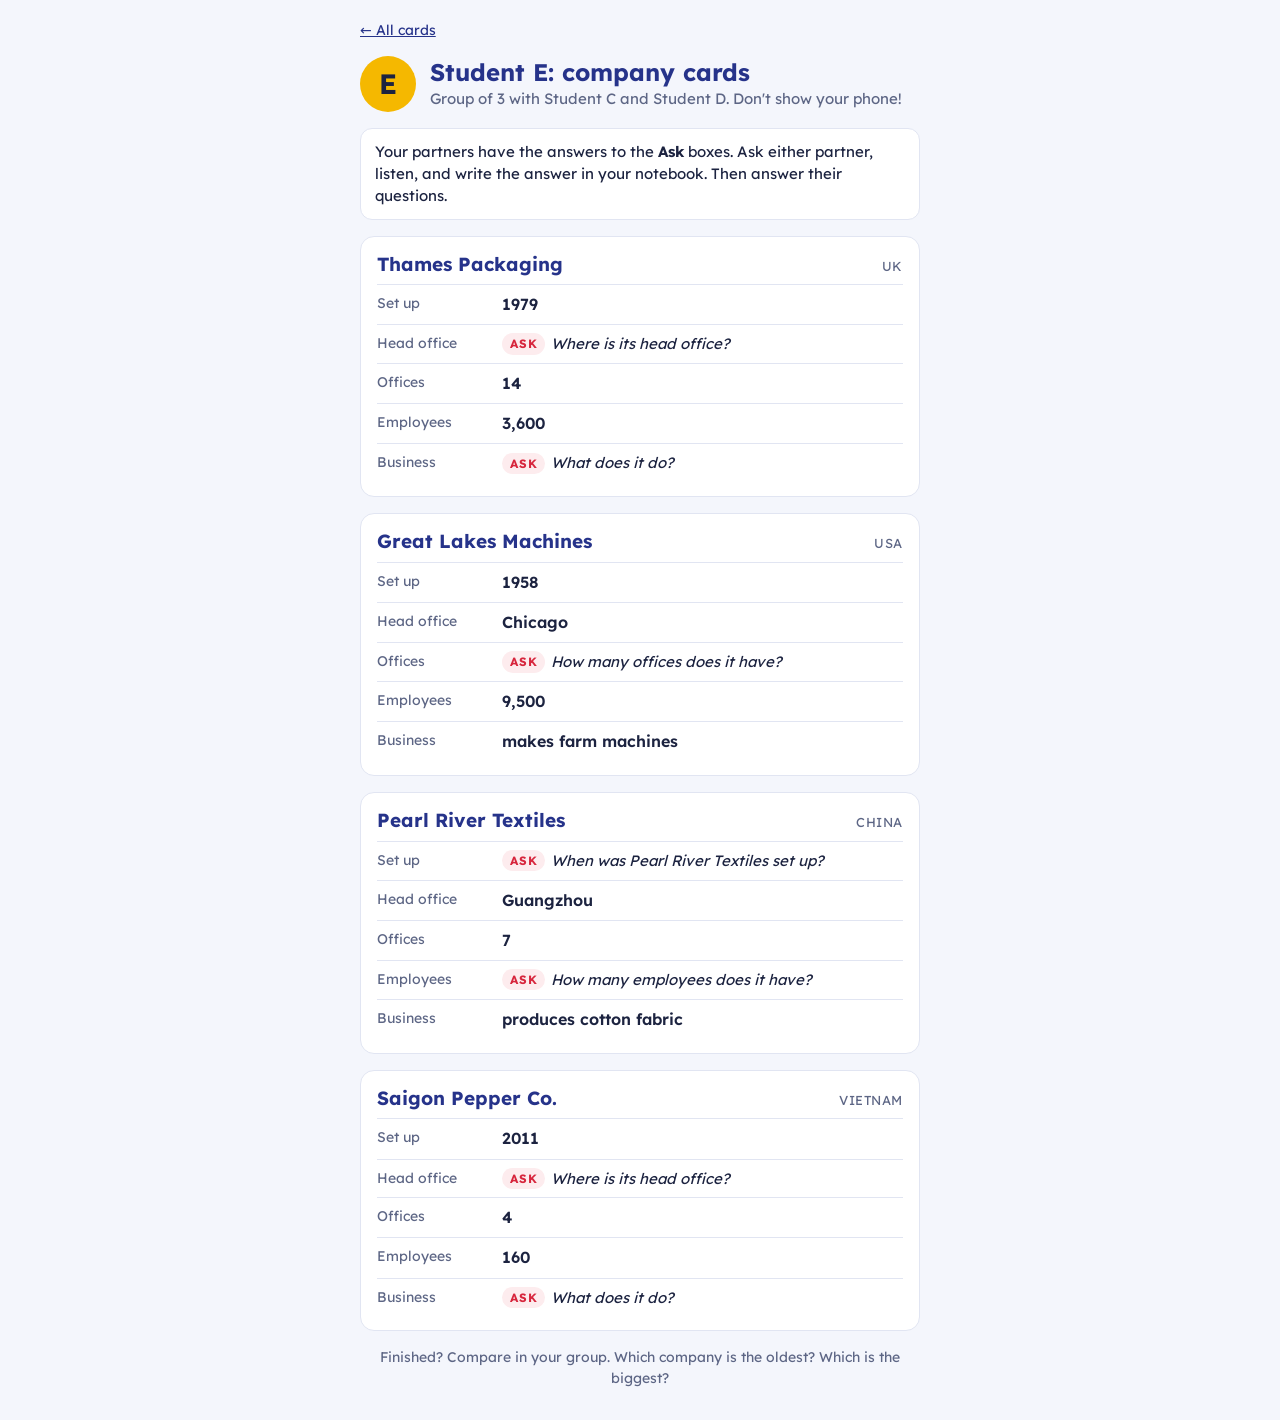
<file: company-cards/student-e.html>
<!doctype html>
<html lang="en">
<head>
<meta charset="utf-8">
<meta name="viewport" content="width=device-width, initial-scale=1">
<title>Company Cards E</title>
<link rel="stylesheet" href="https://fonts.googleapis.com/css2?family=Lexend:wght@400;600;700&display=swap">
<style>
:root{--bg:#F4F6FC;--card:#FFFFFF;--ink:#1C2340;--muted:#5D6685;--navy:#26338A;--sun:#F5B800;--ask:#D7263D;--askbg:#FDECEE;--line:#E1E5F2;
--font:"Lexend",system-ui,-apple-system,"Segoe UI",sans-serif;color-scheme:light}
@media (prefers-color-scheme:dark){:root{--bg:#11152B;--card:#1B2142;--ink:#EEF0FA;--muted:#A3AAC8;--navy:#9FAEFF;--ask:#FF7A88;--askbg:#3A1E2A;--line:#2C3360;color-scheme:dark}}
body{margin:0;background:var(--bg);color:var(--ink);font-family:var(--font);font-size:16px;line-height:1.45}
main{max-width:560px;margin:0 auto;padding:20px 16px 32px;display:flex;flex-direction:column;gap:16px}
.top{display:flex;align-items:center;gap:14px}
.badge{flex:none;width:56px;height:56px;border-radius:50%;background:var(--sun);color:#1C2340;display:grid;place-items:center;font-weight:700;font-size:28px}
h1{margin:0;font-size:24px;line-height:1.15;color:var(--navy);text-wrap:balance}
.sub{margin:2px 0 0;color:var(--muted);font-size:15px}
.tip{margin:0;padding:12px 14px;border-radius:12px;background:var(--card);border:1px solid var(--line);font-size:15px}
.co{background:var(--card);border:1px solid var(--line);border-radius:14px;padding:14px 16px}
.co header{display:flex;justify-content:space-between;align-items:baseline;gap:10px;flex-wrap:wrap;margin-bottom:6px}
h2{margin:0;font-size:19px;color:var(--navy)}
.ctry{font-size:13px;color:var(--muted);letter-spacing:.04em;text-transform:uppercase}
dl{margin:0;display:flex;flex-direction:column}
.row{display:grid;grid-template-columns:7.2em 1fr;gap:10px;padding:8px 0;border-top:1px solid var(--line)}
dt{color:var(--muted);font-size:14px}
dd{margin:0;min-width:0;font-weight:600;font-variant-numeric:tabular-nums}
.ask dd{display:flex;flex-wrap:wrap;align-items:center;gap:6px;font-weight:400}
.chip{background:var(--askbg);color:var(--ask);font-weight:700;font-size:12px;letter-spacing:.06em;text-transform:uppercase;padding:2px 8px;border-radius:999px}
.q{font-style:italic;font-size:15px}
.foot{margin:0;color:var(--muted);font-size:14px;text-align:center}
.back{color:var(--navy);font-size:14px}
</style>
</head>
<body>
<main>
<a class="back" href="./">&larr; All cards</a>
<div class="top"><div class="badge" aria-hidden="true">E</div>
  <div><h1>Student E: company cards</h1><p class="sub">Group of 3 with Student C and Student D. Don't show your phone!</p></div></div>
<p class="tip">Your partners have the answers to the <strong>Ask</strong> boxes. Ask either partner, listen, and write the answer in your notebook. Then answer their questions.</p>
<article class="co"><header><h2>Thames Packaging</h2><span class="ctry">UK</span></header><dl><div class="row"><dt>Set up</dt><dd>1979</dd></div><div class="row ask"><dt>Head office</dt><dd><span class="chip">Ask</span><span class="q">Where is its head office?</span></dd></div><div class="row"><dt>Offices</dt><dd>14</dd></div><div class="row"><dt>Employees</dt><dd>3,600</dd></div><div class="row ask"><dt>Business</dt><dd><span class="chip">Ask</span><span class="q">What does it do?</span></dd></div></dl></article>
<article class="co"><header><h2>Great Lakes Machines</h2><span class="ctry">USA</span></header><dl><div class="row"><dt>Set up</dt><dd>1958</dd></div><div class="row"><dt>Head office</dt><dd>Chicago</dd></div><div class="row ask"><dt>Offices</dt><dd><span class="chip">Ask</span><span class="q">How many offices does it have?</span></dd></div><div class="row"><dt>Employees</dt><dd>9,500</dd></div><div class="row"><dt>Business</dt><dd>makes farm machines</dd></div></dl></article>
<article class="co"><header><h2>Pearl River Textiles</h2><span class="ctry">China</span></header><dl><div class="row ask"><dt>Set up</dt><dd><span class="chip">Ask</span><span class="q">When was Pearl River Textiles set up?</span></dd></div><div class="row"><dt>Head office</dt><dd>Guangzhou</dd></div><div class="row"><dt>Offices</dt><dd>7</dd></div><div class="row ask"><dt>Employees</dt><dd><span class="chip">Ask</span><span class="q">How many employees does it have?</span></dd></div><div class="row"><dt>Business</dt><dd>produces cotton fabric</dd></div></dl></article>
<article class="co"><header><h2>Saigon Pepper Co.</h2><span class="ctry">Vietnam</span></header><dl><div class="row"><dt>Set up</dt><dd>2011</dd></div><div class="row ask"><dt>Head office</dt><dd><span class="chip">Ask</span><span class="q">Where is its head office?</span></dd></div><div class="row"><dt>Offices</dt><dd>4</dd></div><div class="row"><dt>Employees</dt><dd>160</dd></div><div class="row ask"><dt>Business</dt><dd><span class="chip">Ask</span><span class="q">What does it do?</span></dd></div></dl></article>
<p class="foot">Finished? Compare in your group. Which company is the oldest? Which is the biggest?</p>
</main>
</body>
</html>
</file>
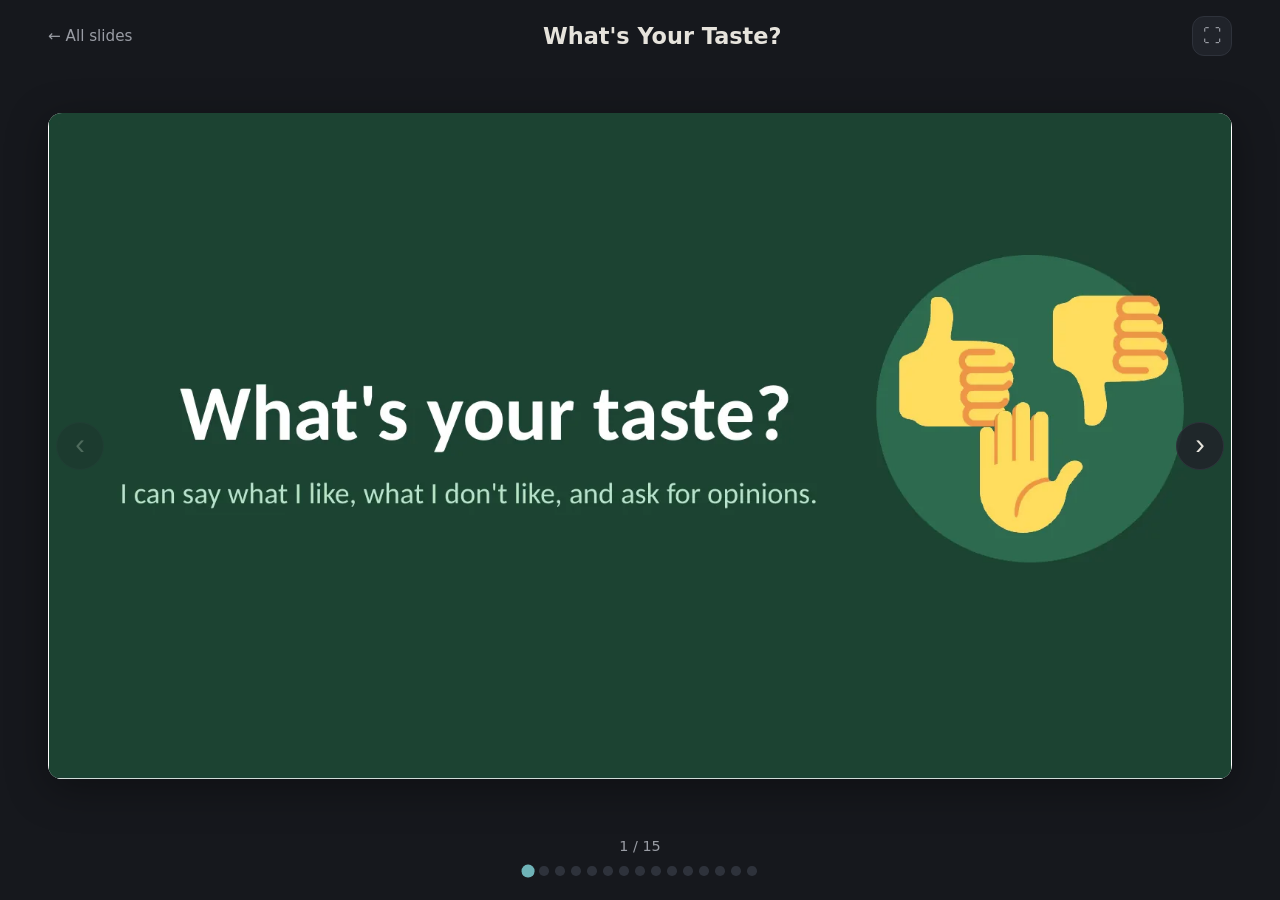
<file: slides/viewer.html>
<!DOCTYPE html>
<html lang="en">
<head>
<meta charset="UTF-8">
<meta name="viewport" content="width=device-width, initial-scale=1, viewport-fit=cover">
<meta name="theme-color" content="#16181d">
<title>Slides</title>
<link rel="icon" href="../favicon.svg" type="image/svg+xml">
<link rel="icon" href="../favicon.png" type="image/png">
<link rel="apple-touch-icon" href="../favicon.png">
<link rel="stylesheet" href="../style.css">
<link rel="stylesheet" href="slides.css">
</head>
<body class="viewer-page">
<div class="viewer" id="viewer">
  <div class="v-top">
    <a class="back-link" href="./">← All slides</a>
    <h1 id="vTitle"></h1>
    <button class="v-btn" id="fsBtn" aria-label="Full screen">⛶</button>
  </div>

  <!-- slideshow -->
  <div class="stage" id="stage" hidden>
    <img id="slideImg" alt="" draggable="false">
    <button class="nav prev" id="prevBtn" aria-label="Previous slide">‹</button>
    <button class="nav next" id="nextBtn" aria-label="Next slide">›</button>
  </div>
  <div class="v-bottom" id="vBottom" hidden>
    <span id="counter"></span>
    <div class="dots" id="dots"></div>
  </div>

  <!-- handout -->
  <div class="doc" id="doc" hidden></div>
</div>

<script src="decks.js"></script>
<script>
  const params = new URLSearchParams(location.search);
  const deck = DECKS.find(d => d.id === params.get('deck')) || DECKS[0];
  const pad = n => String(n).padStart(2, '0');
  const src = n => `${deck.id}/${pad(n)}.webp`;
  document.getElementById('vTitle').textContent = deck.title;
  document.title = deck.title + ' · Slides';

  if (deck.type === 'doc') {
    const doc = document.getElementById('doc');
    doc.hidden = false;
    doc.innerHTML = Array.from({length: deck.count}, (_, i) =>
      `<img src="${src(i + 1)}" alt="${deck.title} page ${i + 1}" draggable="false">`).join('');
  } else {
    document.getElementById('stage').hidden = false;
    document.getElementById('vBottom').hidden = false;
    const img = document.getElementById('slideImg');
    const dots = document.getElementById('dots');
    let cur = Math.min(Math.max(parseInt(params.get('s')) || 1, 1), deck.count);
    dots.innerHTML = Array.from({length: deck.count}, (_, i) =>
      `<button aria-label="Slide ${i + 1}" data-n="${i + 1}"></button>`).join('');
    dots.querySelectorAll('button').forEach(b => b.onclick = () => go(+b.dataset.n));

    function go(n) {
      cur = Math.min(Math.max(n, 1), deck.count);
      img.src = src(cur);
      img.alt = `${deck.title}, slide ${cur}`;
      document.getElementById('counter').textContent = `${cur} / ${deck.count}`;
      dots.querySelectorAll('button').forEach((b, i) => b.classList.toggle('on', i + 1 === cur));
      document.getElementById('prevBtn').disabled = cur === 1;
      document.getElementById('nextBtn').disabled = cur === deck.count;
      [cur - 1, cur + 1].forEach(k => { if (k >= 1 && k <= deck.count) new Image().src = src(k); });
      history.replaceState(null, '', `?deck=${deck.id}&s=${cur}`);
    }
    document.getElementById('prevBtn').onclick = () => go(cur - 1);
    document.getElementById('nextBtn').onclick = () => go(cur + 1);
    document.addEventListener('keydown', e => {
      if (e.key === 'ArrowRight' || e.key === ' ' || e.key === 'PageDown') { e.preventDefault(); go(cur + 1); }
      if (e.key === 'ArrowLeft' || e.key === 'PageUp') { e.preventDefault(); go(cur - 1); }
      if (e.key === 'Home') go(1);
      if (e.key === 'End') go(deck.count);
    });
    let x0 = null;
    const stage = document.getElementById('stage');
    stage.addEventListener('touchstart', e => { x0 = e.touches[0].clientX; }, {passive: true});
    stage.addEventListener('touchend', e => {
      if (x0 === null) return;
      const dx = e.changedTouches[0].clientX - x0;
      if (Math.abs(dx) > 40) go(cur + (dx < 0 ? 1 : -1));
      x0 = null;
    });
    go(cur);
  }

  const fsBtn = document.getElementById('fsBtn');
  const viewer = document.getElementById('viewer');
  if (!document.fullscreenEnabled) fsBtn.hidden = true;
  fsBtn.onclick = () => document.fullscreenElement ? document.exitFullscreen() : viewer.requestFullscreen();
  document.addEventListener('contextmenu', e => { if (e.target.tagName === 'IMG') e.preventDefault(); });
</script>
</body>
</html>
</file>
<file: style.css>
:root {
    --bg: #16181d;          /* soft charcoal, not pure black */
    --tile: #20232a;
    --tile-hover: #272b33;
    --line: #2e323b;
    --text: #e6e3dc;        /* warm off-white, easier on the eyes */
    --muted: #9a9da5;
    /* muted tile accents */
    --teal: #6fb3b8;
    --amber: #d9b26f;
    --rose: #c98f9a;
    --sage: #94b38a;
    --lilac: #a99bd0;
    --sky: #7fa7d1;
  }
  * { box-sizing: border-box; -webkit-tap-highlight-color: transparent; }
  html { -webkit-text-size-adjust: 100%; }
  body {
    margin: 0;
    min-height: 100vh;
    font-family: "Segoe UI", system-ui, -apple-system, Roboto, Arial, sans-serif;
    background: var(--bg);
    color: var(--text);
    line-height: 1.45;
    padding: env(safe-area-inset-top) env(safe-area-inset-right) env(safe-area-inset-bottom) env(safe-area-inset-left);
  }
  .wrap { max-width: 60rem; margin: 0 auto; padding: 2.25rem 1.1rem 2.5rem; }

  header {
    display: flex;
    align-items: flex-start;
    justify-content: space-between;
    gap: 1rem;
    margin-bottom: 1.75rem;
  }
  header h1 {
    margin: 0 0 .35rem;
    font-size: clamp(1.55rem, 5vw, 2.1rem);
    font-weight: 700;
    letter-spacing: -.01em;
  }
  header p { margin: 0; color: var(--muted); font-size: 1rem; max-width: 32rem; }

  .grid {
    display: grid;
    grid-template-columns: repeat(2, minmax(0, 1fr));
    gap: .85rem;
  }
  @media (min-width: 640px) { .grid { grid-template-columns: repeat(3, minmax(0, 1fr)); gap: 1rem; } }
  @media (min-width: 960px) { .grid { grid-template-columns: repeat(4, minmax(0, 1fr)); } }

  .tile {
    --accent: var(--teal);
    position: relative;
    background: var(--tile);
    border: 1px solid var(--line);
    border-radius: 20px;
    transition: background .15s ease, transform .15s ease, border-color .15s ease;
  }
  .tile:hover, .tile:focus-within {
    background: var(--tile-hover);
    border-color: color-mix(in srgb, var(--accent) 45%, var(--line));
    transform: translateY(-2px);
  }
  .tile:active { transform: scale(.98); }
  .tile-link {
    display: flex;
    flex-direction: column;
    gap: .7rem;
    min-height: 9.5rem;
    height: 100%;
    padding: 1.1rem 1rem 1rem;
    color: var(--text);
    text-decoration: none;
    border-radius: 20px;
    outline: none;
  }
  .tile-link:focus-visible { box-shadow: 0 0 0 3px color-mix(in srgb, var(--accent) 60%, transparent); }

  .icon {
    width: 3rem; height: 3rem;
    display: grid; place-items: center;
    font-size: 1.55rem;
    border-radius: 14px;
    background: color-mix(in srgb, var(--accent) 18%, transparent);
  }
  .tile h2 { margin: 0; padding-right: 1.6rem; font-size: 1.02rem; font-weight: 650; line-height: 1.25; }
  .tile p { margin: 0; font-size: .85rem; color: var(--muted); }


  .teal  { --accent: var(--teal); }
  .amber { --accent: var(--amber); }
  .rose  { --accent: var(--rose); }
  .sage  { --accent: var(--sage); }
  .lilac { --accent: var(--lilac); }
  .sky   { --accent: var(--sky); }

  footer { margin-top: 2rem; text-align: center; color: var(--muted); font-size: .8rem; }

  /* QR buttons */
  .qr-btn {
    font: inherit;
    cursor: pointer;
    border: 1px solid var(--line);
    background: #1b1e24;
    color: var(--muted);
    border-radius: 12px;
    line-height: 1;
  }
  .qr-btn:hover, .qr-btn:focus-visible { color: var(--text); border-color: var(--muted); outline: none; }
  .tile .qr-btn {
    position: absolute;
    top: .7rem;
    right: .7rem;
    width: 2.4rem;
    height: 2.4rem;
    font-size: 1.15rem;
  }
  .qr-btn.hub {
    flex-shrink: 0;
    padding: .65rem .9rem;
    font-size: 1rem;
    display: inline-flex;
    gap: .4rem;
    align-items: center;
  }
  .qr-btn.hub span { font-size: .85rem; font-weight: 600; letter-spacing: .05em; }
  .qr-inline { color: var(--text); }

  /* QR pop-up */
  .qr-overlay {
    position: fixed;
    inset: 0;
    z-index: 50;
    display: grid;
    place-items: center;
    padding: 1.25rem;
    background: rgba(8, 9, 12, .82);
  }
  .qr-overlay[hidden] { display: none; }
  .qr-card {
    position: relative;
    width: min(92vw, 30rem);
    background: var(--tile);
    border: 1px solid var(--line);
    border-radius: 24px;
    padding: 1.5rem 1.25rem 1.25rem;
    text-align: center;
  }
  .qr-card h2 { margin: 0 2.5rem 1rem; font-size: 1.3rem; }
  .qr-box {
    background: #f4f2ec;   /* light square so phones can scan it */
    border-radius: 16px;
    padding: .75rem;
    width: min(100%, 70vh);
    margin: 0 auto;
    aspect-ratio: 1;
  }
  .qr-box svg { display: block; width: 100%; height: 100%; }
  .qr-url { margin: .9rem 0 .2rem; font-size: .9rem; color: var(--text); word-break: break-all; }
  .qr-tip { margin: 0; font-size: .8rem; color: var(--muted); }
  .qr-fail { color: #1f2a37; padding: 2rem 1rem; margin: 0; }
  .qr-close {
    position: absolute;
    top: .75rem;
    right: .75rem;
    width: 2.4rem;
    height: 2.4rem;
    border-radius: 50%;
    border: 1px solid var(--line);
    background: transparent;
    color: var(--muted);
    font-size: 1rem;
    cursor: pointer;
  }
  .qr-close:hover, .qr-close:focus-visible { color: var(--text); border-color: var(--muted); outline: none; }

  @media (prefers-reduced-motion: reduce) { .tile { transition: none; } }
</file>
<file: slides/slides.css>
/* Extra styles for the Slides section (works with ../style.css) */
[hidden] { display: none !important; }
.back-link {
  display: inline-block;
  margin-bottom: 1.25rem;
  color: var(--muted);
  text-decoration: none;
  font-size: .95rem;
}
.back-link:hover, .back-link:focus-visible { color: var(--text); }

/* slide list */
.thumb {
  display: block;
  aspect-ratio: 16 / 9;
  border-radius: 12px;
  overflow: hidden;
  background: #111317;
  border: 1px solid var(--line);
}
.thumb img { width: 100%; height: 100%; object-fit: cover; object-position: top; display: block; }
.count { color: color-mix(in srgb, var(--accent) 80%, var(--text)); font-size: .8rem; font-weight: 600; }
img { -webkit-user-drag: none; user-select: none; -webkit-touch-callout: none; }

/* viewer */
.viewer-page { overflow-x: hidden; }
.viewer {
  min-height: 100vh;
  max-width: 76rem;
  margin: 0 auto;
  padding: 1rem 1rem 1.5rem;
  display: flex;
  flex-direction: column;
  background: var(--bg);
}
.v-top { display: flex; align-items: center; gap: 1rem; margin-bottom: .9rem; }
.v-top .back-link { margin: 0; white-space: nowrap; }
.v-top h1 { flex: 1; margin: 0; font-size: clamp(1.05rem, 3vw, 1.4rem); text-align: center; }
.v-btn {
  width: 2.5rem; height: 2.5rem; border-radius: 12px;
  border: 1px solid var(--line); background: var(--tile); color: var(--muted);
  font-size: 1.15rem; cursor: pointer;
}
.v-btn:hover, .v-btn:focus-visible { color: var(--text); border-color: var(--muted); outline: none; }

.stage {
  position: relative;
  flex: 1;
  display: grid;
  place-items: center;
  min-height: 0;
}
.stage img {
  max-width: 100%;
  max-height: calc(100vh - 9rem);
  aspect-ratio: 16 / 9;
  object-fit: contain;
  border-radius: 14px;
  background: #fff;
  box-shadow: 0 10px 40px rgba(0,0,0,.35);
}
.nav {
  position: absolute; top: 50%; transform: translateY(-50%);
  width: 3rem; height: 3rem; border-radius: 50%;
  border: 1px solid var(--line);
  background: rgba(32,35,42,.85); color: var(--text);
  font-size: 1.8rem; line-height: 1; cursor: pointer;
  display: grid; place-items: center; padding-bottom: .2rem;
}
.nav.prev { left: .5rem; }
.nav.next { right: .5rem; }
.nav:disabled { opacity: .25; cursor: default; }
.nav:not(:disabled):hover { background: var(--tile-hover); }

.v-bottom { display: flex; flex-direction: column; align-items: center; gap: .6rem; margin-top: .9rem; color: var(--muted); font-size: .9rem; }
.dots { display: flex; flex-wrap: wrap; justify-content: center; gap: .4rem; max-width: 100%; }
.dots button {
  width: .6rem; height: .6rem; padding: 0; border-radius: 50%;
  border: 0; background: var(--line); cursor: pointer;
}
.dots button.on { background: var(--teal); transform: scale(1.3); }

.doc { display: grid; gap: 1rem; justify-items: center; }
.doc img { width: min(100%, 52rem); border-radius: 10px; background: #fff; box-shadow: 0 10px 40px rgba(0,0,0,.35); }

/* full screen */
.viewer:fullscreen { max-width: none; padding: 1rem; }
.viewer:fullscreen .stage img { max-height: calc(100vh - 7rem); }

@media (max-width: 700px) {
  .stage { align-content: center; padding-bottom: 4.25rem; }
  .stage img { border-radius: 8px; }
  .nav { top: auto; bottom: 0; transform: none; }
  .nav.prev { left: calc(50% - 4rem); }
  .nav.next { right: calc(50% - 4rem); }
}

/* topic sets on the Slides page */
.set-nav { display: flex; flex-wrap: wrap; gap: .5rem; margin: -.5rem 0 2rem; }
.set-chip {

  padding: .45rem .9rem; border-radius: 999px;
  font-size: .85rem; font-weight: 600; text-decoration: none;
  color: var(--accent);
  background: color-mix(in srgb, var(--accent) 14%, transparent);
  border: 1px solid color-mix(in srgb, var(--accent) 35%, transparent);
}
.set-chip:hover, .set-chip:focus-visible { background: color-mix(in srgb, var(--accent) 24%, transparent); outline: none; }
.set { margin-bottom: 2.5rem; scroll-margin-top: 1rem; }
.set .tile { --accent: inherit; border-top: 3px solid color-mix(in srgb, var(--accent) 70%, transparent); }
.set-head {
  display: flex; align-items: center; gap: .6rem;
  margin: 0 0 1rem; font-size: 1.15rem; font-weight: 700;
}
.set-head small {
  font-size: .75rem; font-weight: 600; color: var(--accent);
  background: color-mix(in srgb, var(--accent) 15%, transparent);
  padding: .1rem .55rem; border-radius: 999px;
}
.set-bar { width: .35rem; height: 1.3rem; border-radius: 4px; background: var(--accent); }
</file>
